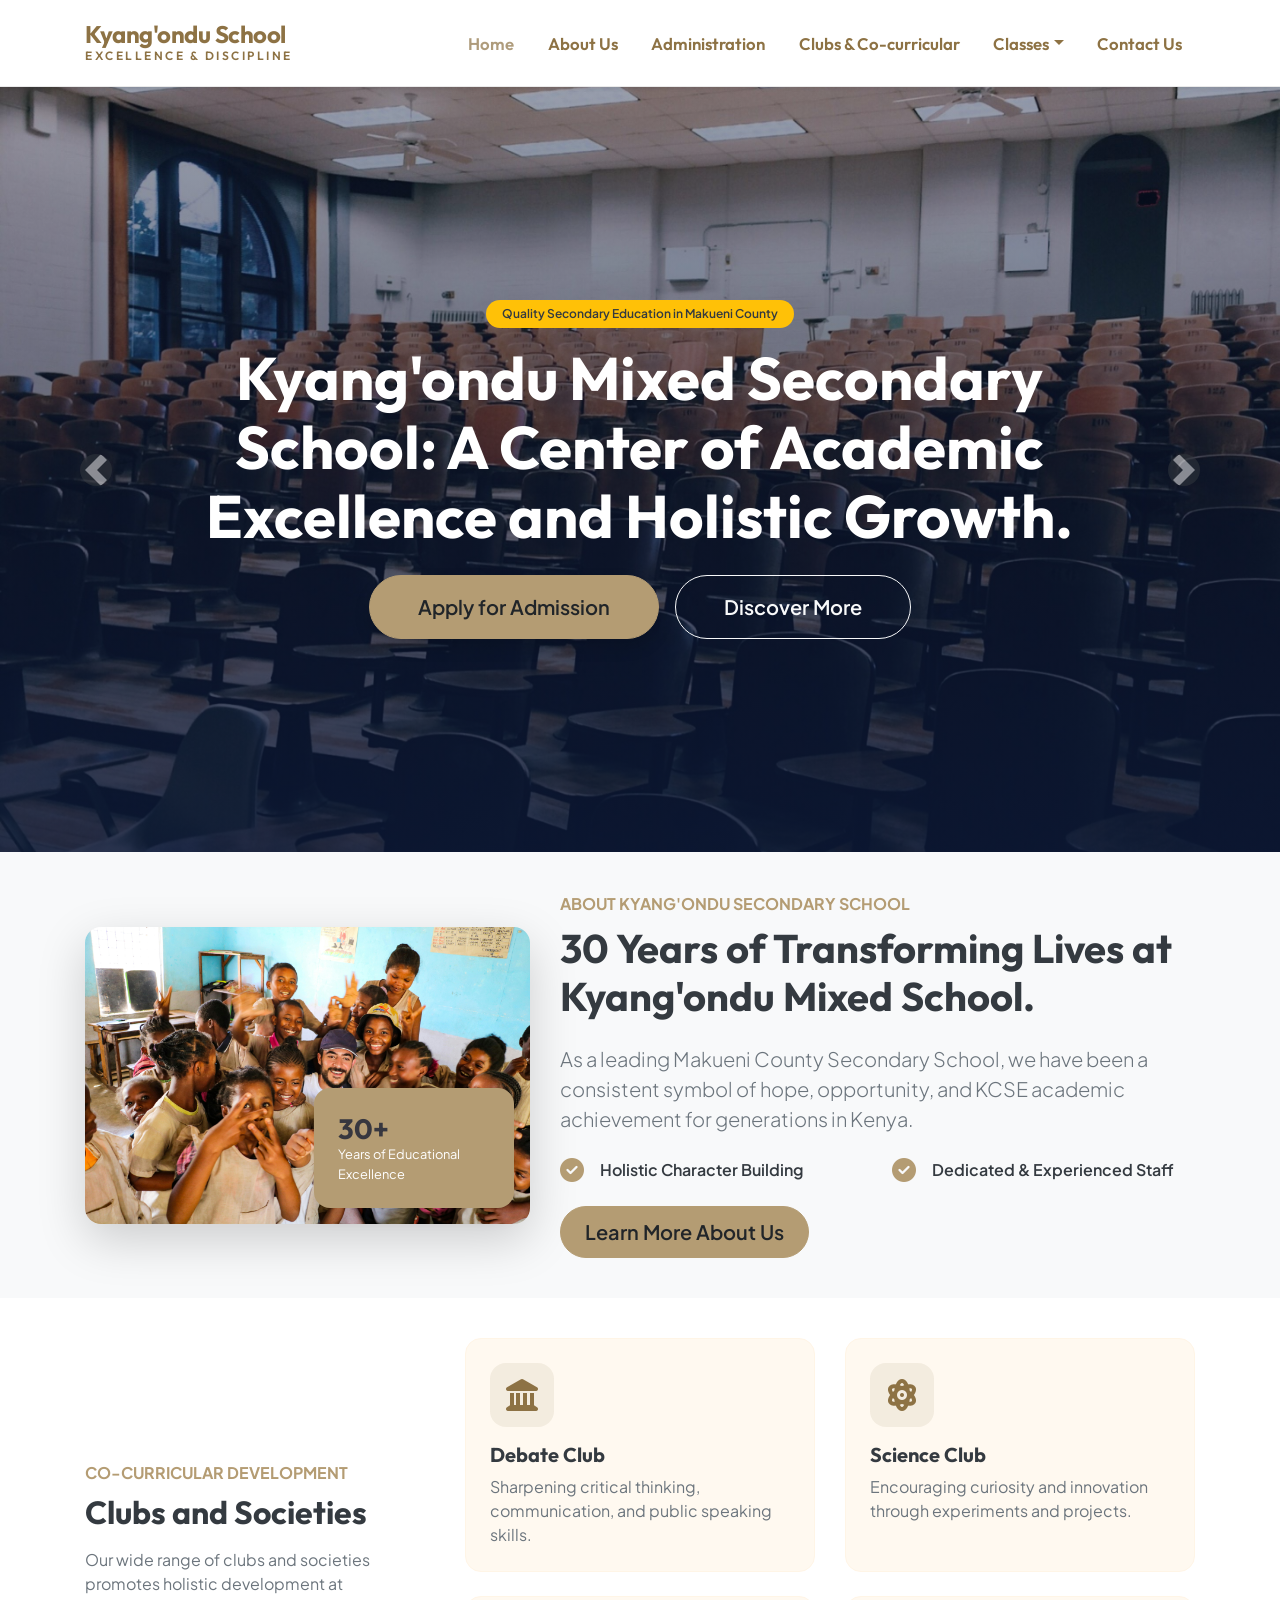
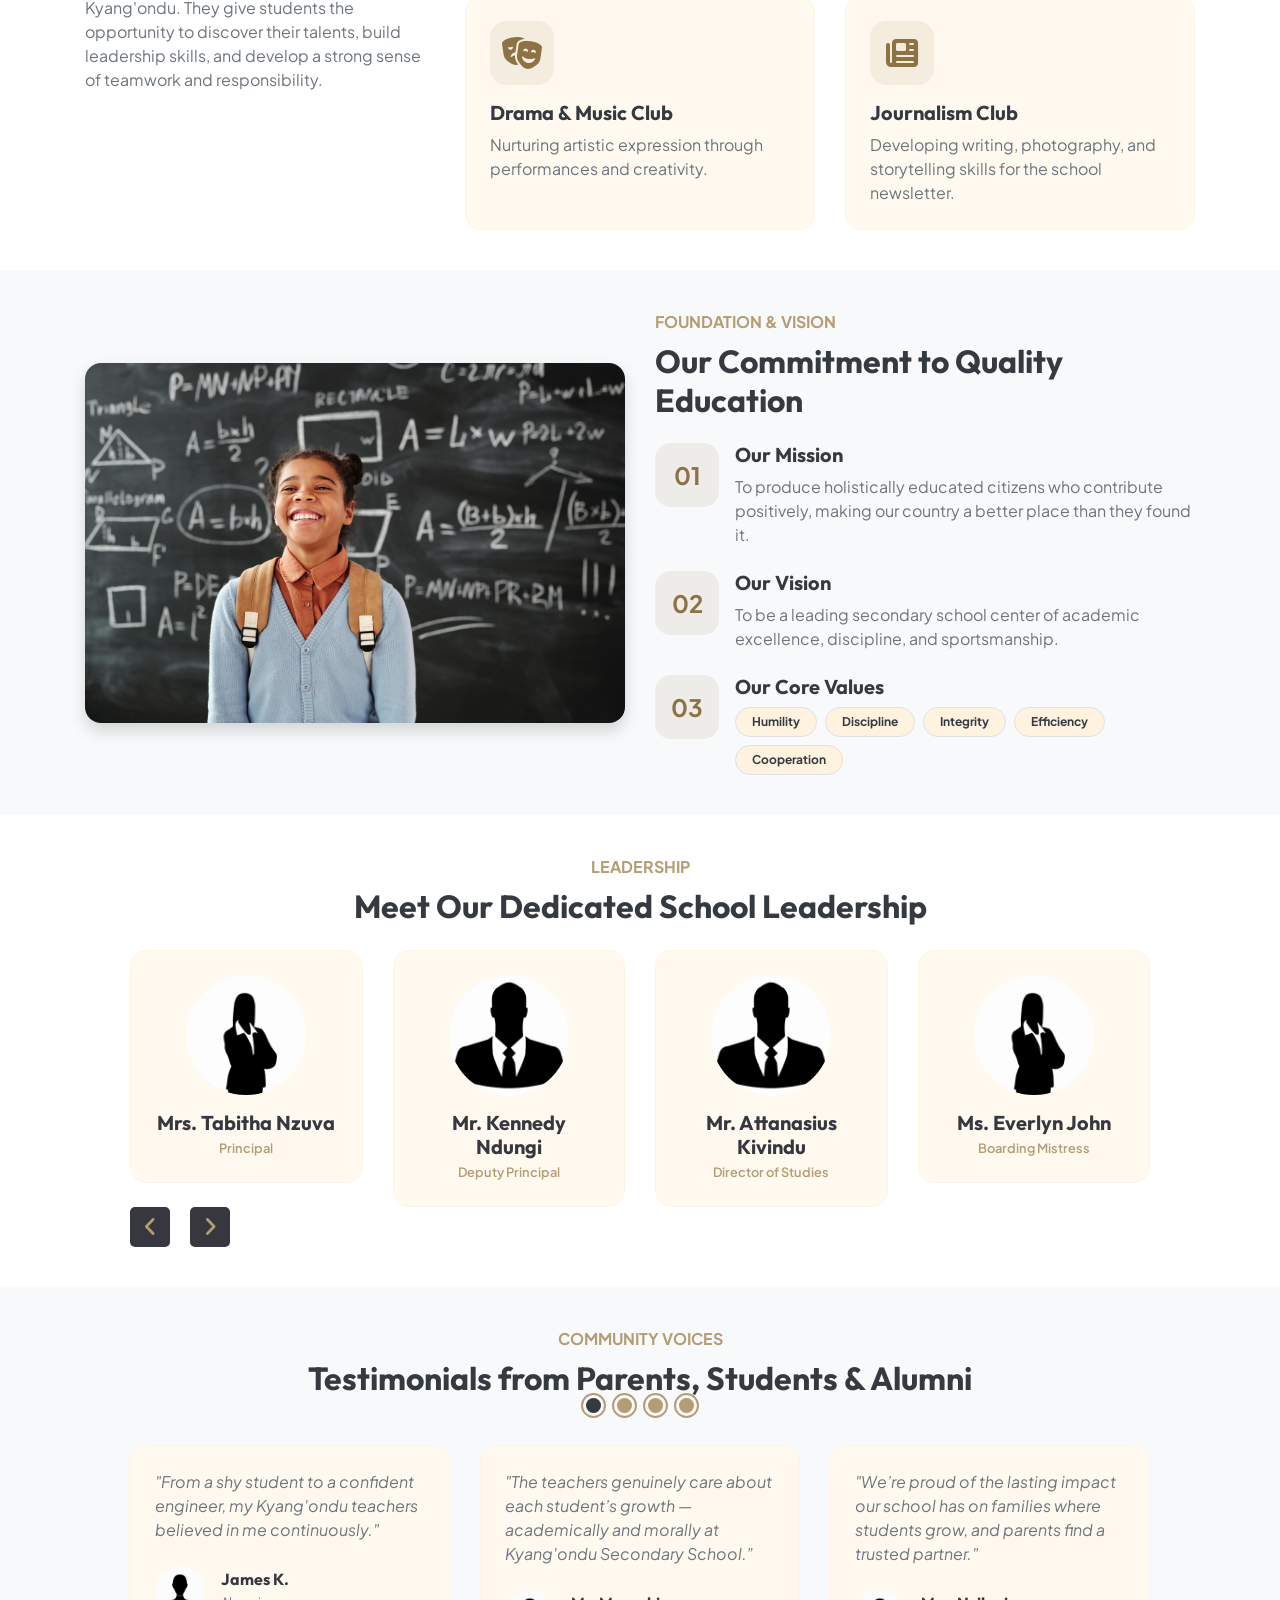
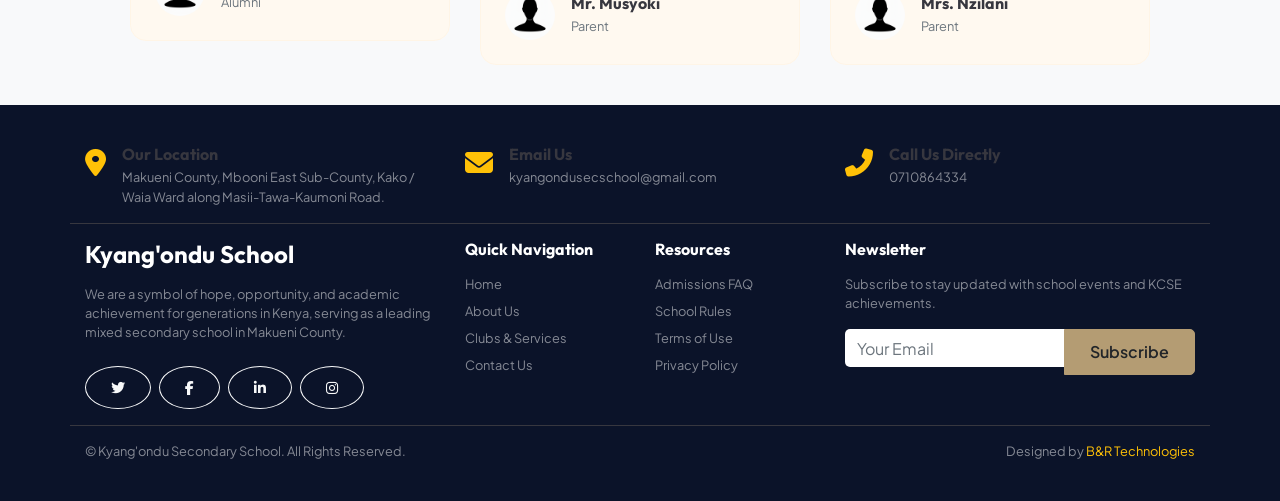
<file: index.html>
<!DOCTYPE html>
<html lang="en">

<head>
    <meta charset="utf-8">
    <title>Kyang'ondu Mixed Secondary School | Academic Excellence in Makueni County, Kenya</title>
    <meta content="width=device-width, initial-scale=1.0" name="viewport">
    <meta content="Kyang'ondu Mixed Secondary School, Makueni County High School, Mbooni East, KCSE Performance, Quality Education Kenya, Secondary School Admission" name="keywords">
    <meta content="Kyang'ondu Mixed Secondary School: A center of academic excellence and discipline in Mbooni East, Makueni County. Offering quality secondary education and holistic development. Learn about our admission process and staff." name="description">

    <!-- Favicon -->
    <link href="img/favicon.ico" rel="icon">

    <!-- Google Web Fonts -->
    <link rel="preconnect" href="https://fonts.googleapis.com">
    <link rel="preconnect" href="https://fonts.gstatic.com" crossorigin>
    <link href="https://fonts.googleapis.com/css2?family=Plus+Jakarta+Sans:wght@300;400;500;600;700;800&family=Outfit:wght@400;500;600;700&display=swap" rel="stylesheet"> 

    <!-- Font Awesome 6 -->
    <link href="https://cdnjs.cloudflare.com/ajax/libs/font-awesome/6.4.0/css/all.min.css" rel="stylesheet">

    <!-- Libraries Stylesheet -->
    <link href="lib/owlcarousel/assets/owl.carousel.min.css" rel="stylesheet">
    <link href="lib/tempusdominus/css/tempusdominus-bootstrap-4.min.css" rel="stylesheet" />

    <!-- Customized Bootstrap 5 Stylesheet -->
    <link href="https://cdn.jsdelivr.net/npm/bootstrap@5.3.2/dist/css/bootstrap.min.css" rel="stylesheet">
    <link href="css/style.css" rel="stylesheet">

    <style>
        :root {
            --bs-primary: #8d7244;
            --bs-secondary: #8d7244;
            --bs-accent: #ff9800;
            --bs-font-sans: 'Plus Jakarta Sans', sans-serif;
            --bs-font-heading: 'Outfit', sans-serif;
        }

        body {
            font-family: var(--bs-font-sans);
            color: #4a5568;
            overflow-x: hidden;
        }

        h1, h2, h3, h4, h5, h6, .navbar-brand {
            font-family: var(--bs-font-heading);
            font-weight: 700;
        }

        /* kyangondu-style Clean White Header */
        .kyangondu-header {
            background-color: #ffffff;
            border-bottom: 1px solid #eaeaea;
            padding-top: 1rem;
            padding-bottom: 1rem;
        }

        .kyangondu-brand-title {
            color: #8d7244;
            font-size: 1.5rem;
            letter-spacing: -0.5px;
            line-height: 1.1;
        }

        .kyangondu-brand-subtitle {
            font-size: 0.75rem;
            letter-spacing: 2.5px;
            color: #8d7244;
            text-transform: uppercase;
            font-weight: 600;
        }

        .kyangondu-nav .nav-link {
            font-family: var(--bs-font-heading);
            font-weight: 600;
            color: #8d7244 !important;
            font-size: 1.05rem;
            padding: 0.5rem 0.8rem !important;
            transition: opacity 0.2s;
        }

        .kyangondu-nav .nav-link:hover, 
        .kyangondu-nav .nav-link.active {
            opacity: 0.7;
        }

        /* Hero Carousel Modernization */
        .hero-carousel .carousel-item {
            height: 85vh;
            min-height: 550px;
        }
        .hero-overlay {
            background: linear-gradient(180deg, rgba(12, 25, 56, 0.4) 0%, rgba(12, 25, 56, 0.85) 100%);
        }
        .hero-title {
            font-size: clamp(2rem, 5vw, 3.75rem);
            line-height: 1.15;
        }

        /* Modern Feature Cards */
        .card-custom {
            border: 1px solid #fff5e6;
            background-color: #fff9f0;
            border-radius: 1rem;
            transition: transform 0.3s ease, box-shadow 0.3s ease;
        }
        .card-custom:hover {
            transform: translateY(-5px);
            box-shadow: 0 15px 30px rgba(141, 114, 68, 0.12);
        }

        .icon-square {
            width: 64px;
            height: 64px;
            border-radius: 1rem;
            display: inline-flex;
            align-items: center;
            justify-content: center;
            background: rgba(141, 114, 68, 0.1);
            color: var(--bs-primary);
        }

        /* Owl Carousel Arrow Navigation Position Fix */
        .carousel-wrapper {
            position: relative;
            padding: 0 45px;
        }

        .owl-carousel .owl-nav {
            position: static !important;
            margin-top: 0 !important;
        }

        .owl-carousel .owl-nav button.owl-prev,
        .owl-carousel .owl-nav button.owl-next {
            position: absolute !important;
            top: 50% !important;
            transform: translateY(-50%) !important;
            width: 44px !important;
            height: 44px !important;
            border-radius: 50% !important;
            background: #2b2b2b !important;
            color: #ffffff !important;
            display: flex !important;
            align-items: center !important;
            justify-content: center !important;
            transition: all 0.3s ease !important;
            box-shadow: 0 4px 10px rgba(0, 0, 0, 0.15) !important;
            z-index: 10 !important;
            font-size: 1.1rem !important;
        }

        .owl-carousel .owl-nav button.owl-prev {
            left: 0px !important;
        }

        .owl-carousel .owl-nav button.owl-next {
            right: 0px !important;
        }

        .owl-carousel .owl-nav button.owl-prev:hover,
        .owl-carousel .owl-nav button.owl-next:hover {
            background: var(--bs-primary) !important;
            color: #ffffff !important;
        }

        /* Footer Modernization */
        footer {
            background-color: #0b1329;
        }
        footer a {
            text-decoration: none;
            transition: opacity 0.2s;
        }
        footer a:hover {
            opacity: 0.8;
        }
    </style>
</head>

<body>
    <!-- kyangondu-Style Clean Header Start -->
    <header class="kyangondu-header sticky-top shadow-sm">
        <div class="container">
            <nav class="navbar navbar-expand-lg p-0 justify-content-between align-items-center">
                <!-- Brand / Logo Layout matching kyangondu -->
                <a href="index.html" class="navbar-brand d-flex flex-column m-0 text-decoration-none">
                    <span class="kyangondu-brand-title fw-bold">Kyang'ondu School</span>
                    <span class="kyangondu-brand-subtitle">Excellence & Discipline</span>
                </a>

                <button class="navbar-toggler border-0" type="button" data-bs-toggle="collapse" data-bs-target="#navbarCollapse" aria-controls="navbarCollapse" aria-expanded="false" aria-label="Toggle navigation">
                    <span class="navbar-toggler-icon"></span>
                </button>

                <!-- Right-aligned Menu Links -->
                <div class="collapse navbar-collapse justify-content-end" id="navbarCollapse">
                    <ul class="navbar-nav kyangondu-nav align-items-lg-center mb-2 mb-lg-0 gap-lg-2">
                        <li class="nav-item"><a href="index.html" class="nav-link active">Home</a></li>
                        <li class="nav-item"><a href="about.html" class="nav-link">About Us</a></li>
                        <li class="nav-item"><a href="team.html" class="nav-link">Administration</a></li>
                        <li class="nav-item"><a href="service.html" class="nav-link">Clubs & Co-curricular</a></li>
                        <li class="nav-item dropdown">
                            <a href="#" class="nav-link dropdown-toggle" id="classesDropdown" role="button" data-bs-toggle="dropdown" aria-expanded="false">Classes</a>
                            <ul class="dropdown-menu border-0 shadow-lg rounded-3" aria-labelledby="classesDropdown">
                                <li><a href="#" class="dropdown-item py-2">Form 1 Admission</a></li>
                                <li><a href="#" class="dropdown-item py-2">Form 2</a></li>
                                <li><a href="#" class="dropdown-item py-2">Form 3</a></li>
                                <li><a href="#" class="dropdown-item py-2">Form 4 (KCSE Class)</a></li>
                            </ul>
                        </li>
                        <li class="nav-item"><a href="contact.html" class="nav-link">Contact Us</a></li>
                    </ul>
                </div>
            </nav>
        </div>
    </header>
    <!-- Header End -->

    <!-- Modern Hero Section -->
    <div id="header-carousel" class="carousel slide carousel-fade hero-carousel" data-bs-ride="carousel">
        <div class="carousel-inner">
            <div class="carousel-item active position-relative">
                <img class="position-absolute w-100 h-100" src="img/hall.jpg" style="object-fit: cover;" alt="Students gathered in the Kyang'ondu Secondary School assembly hall">
                <div class="hero-overlay position-absolute w-100 h-100 top-0 start-0 d-flex align-items-center">
                    <div class="container text-center text-white py-5">
                        <div class="row justify-content-center">
                            <div class="col-lg-10">
                                <span class="badge bg-warning text-dark uppercase tracking-wider mb-3 px-3 py-2 rounded-pill fw-semibold">Quality Secondary Education in Makueni County</span>
                                <h1 class="hero-title fw-bold text-white mb-4">Kyang'ondu Mixed Secondary School: A Center of Academic Excellence and Holistic Growth.</h1>
                                <div class="d-flex justify-content-center gap-3">
                                    <a class="btn btn-primary btn-lg rounded-pill px-5 py-3 shadow" href="contact.html">Apply for Admission</a>
                                    <a class="btn btn-outline-light btn-lg rounded-pill px-5 py-3" href="about.html">Discover More</a>
                                </div>
                            </div>
                        </div>
                    </div>
                </div>
            </div>
            <div class="carousel-item position-relative">
                <img class="position-absolute w-100 h-100" src="img/class room.jpg" style="object-fit: cover;" alt="A bright and equipped classroom at Kyang'ondu Mixed Secondary School">
                <div class="hero-overlay position-absolute w-100 h-100 top-0 start-0 d-flex align-items-center">
                    <div class="container text-center text-white py-5">
                        <div class="row justify-content-center">
                            <div class="col-lg-10">
                                <span class="badge bg-warning text-dark uppercase tracking-wider mb-3 px-3 py-2 rounded-pill fw-semibold">Leading KCSE Performance & Student Transformation</span>
                                <h1 class="hero-title fw-bold text-white mb-4">Dedicated to Excellence, Service, and Academic Achievement in Kenya.</h1>
                                <div class="d-flex justify-content-center gap-3">
                                    <a class="btn btn-primary btn-lg rounded-pill px-5 py-3 shadow" href="contact.html">Get in Touch With Us</a>
                                </div>
                            </div>
                        </div>
                    </div>
                </div>
            </div>
        </div>
        <button class="carousel-control-prev" type="button" data-bs-target="#header-carousel" data-bs-slide="prev">
            <span class="carousel-control-prev-icon rounded-circle p-3 bg-dark bg-opacity-50" aria-hidden="true"></span>
            <span class="visually-hidden">Previous</span>
        </button>
        <button class="carousel-control-next" type="button" data-bs-target="#header-carousel" data-bs-slide="next">
            <span class="carousel-control-next-icon rounded-circle p-3 bg-dark bg-opacity-50" aria-hidden="true"></span>
            <span class="visually-hidden">Next</span>
        </button>
    </div>
    <!-- Carousel End -->

    <!-- About Section -->
    <section class="py-5 bg-light">
        <div class="container py-4">
            <div class="row align-items-center g-5">
                <div class="col-lg-5">
                    <div class="position-relative">
                        <img class="img-fluid rounded-4 shadow-lg w-100" src="img/background.jpg" alt="Entrance view of Kyang'ondu Mixed Secondary School campus">
                        <div class="position-absolute bottom-0 end-0 bg-primary text-white p-4 rounded-4 m-3 shadow d-none d-sm-block" style="max-width: 200px;">
                            <h3 class="fw-bold mb-0">30+</h3>
                            <p class="mb-0 small">Years of Educational Excellence</p>
                        </div>
                    </div>
                </div>
                <div class="col-lg-7">
                    <span class="text-primary fw-bold text-uppercase tracking-wider">About Kyang'ondu Secondary School</span>
                    <h2 class="display-6 fw-bold text-dark mt-2 mb-4">30 Years of Transforming Lives at Kyang'ondu Mixed School.</h2>
                    <p class="lead text-muted mb-4">As a leading Makueni County Secondary School, we have been a consistent symbol of hope, opportunity, and KCSE academic achievement for generations in Kenya.</p>
                    <div class="row g-3 mb-4">
                        <div class="col-sm-6">
                            <div class="d-flex align-items-center gap-3">
                                <i class="fa fa-check-circle text-primary fs-4"></i>
                                <span class="fw-semibold text-dark">Holistic Character Building</span>
                            </div>
                        </div>
                        <div class="col-sm-6">
                            <div class="d-flex align-items-center gap-3">
                                <i class="fa fa-check-circle text-primary fs-4"></i>
                                <span class="fw-semibold text-dark">Dedicated & Experienced Staff</span>
                            </div>
                        </div>
                    </div>
                    <a href="about.html" class="btn btn-primary btn-lg rounded-pill px-4">Learn More About Us</a>
                </div>
            </div>
        </div>
    </section>

    <!-- Services / Clubs Section -->
    <section class="py-5">
        <div class="container py-4">
            <div class="row g-4 align-items-center">
                <div class="col-lg-4">
                    <span class="text-primary fw-bold text-uppercase">Co-curricular Development</span>
                    <h2 class="fw-bold text-dark mt-2 mb-3">Clubs and Societies</h2>
                    <p class="text-muted">Our wide range of clubs and societies promotes holistic development at Kyang'ondu. They give students the opportunity to discover their talents, build leadership skills, and develop a strong sense of teamwork and responsibility.</p>
                </div>
                <div class="col-lg-8">
                    <div class="row g-4">
                        <div class="col-md-6">
                            <div class="card-custom p-4 h-100">
                                <div class="icon-square mb-3">
                                    <i class="fa fa-2x fa-landmark"></i>
                                </div>
                                <h5 class="fw-bold text-dark">Debate Club</h5>
                                <p class="text-muted mb-0">Sharpening critical thinking, communication, and public speaking skills.</p>
                            </div>
                        </div>
                        <div class="col-md-6">
                            <div class="card-custom p-4 h-100">
                                <div class="icon-square mb-3">
                                    <i class="fa fa-2x fa-atom"></i>
                                </div>
                                <h5 class="fw-bold text-dark">Science Club</h5>
                                <p class="text-muted mb-0">Encouraging curiosity and innovation through experiments and projects.</p>
                            </div>
                        </div>
                        <div class="col-md-6">
                            <div class="card-custom p-4 h-100">
                                <div class="icon-square mb-3">
                                    <i class="fa fa-2x fa-theater-masks"></i>
                                </div>
                                <h5 class="fw-bold text-dark">Drama & Music Club</h5>
                                <p class="text-muted mb-0">Nurturing artistic expression through performances and creativity.</p>
                            </div>
                        </div>
                        <div class="col-md-6">
                            <div class="card-custom p-4 h-100">
                                <div class="icon-square mb-3">
                                    <i class="fa fa-2x fa-newspaper"></i>
                                </div>
                                <h5 class="fw-bold text-dark">Journalism Club</h5>
                                <p class="text-muted mb-0">Developing writing, photography, and storytelling skills for the school newsletter.</p>
                            </div>
                        </div>
                    </div>
                </div>
            </div>
        </div>
    </section>

    <!-- Mission & Core Values Section -->
    <section class="py-5 bg-light">
        <div class="container py-4">
            <div class="row g-5 align-items-center">
                <div class="col-lg-6">
                    <div class="position-relative">
                        <img class="img-fluid rounded-4 shadow" src="img/classp.jpg" alt="Students participating in a group class discussion at Kyang'ondu School">
                    </div>
                </div>
                <div class="col-lg-6">
                    <span class="text-primary fw-bold text-uppercase">Foundation & Vision</span>
                    <h2 class="fw-bold text-dark mt-2 mb-4">Our Commitment to Quality Education</h2>
                    
                    <div class="d-flex gap-3 mb-4">
                        <div class="icon-square flex-shrink-0">
                            <span class="fw-bold fs-4">01</span>
                        </div>
                        <div>
                            <h5 class="fw-bold text-dark">Our Mission</h5>
                            <p class="text-muted mb-0">To produce holistically educated citizens who contribute positively, making our country a better place than they found it.</p>
                        </div>
                    </div>

                    <div class="d-flex gap-3 mb-4">
                        <div class="icon-square flex-shrink-0">
                            <span class="fw-bold fs-4">02</span>
                        </div>
                        <div>
                            <h5 class="fw-bold text-dark">Our Vision</h5>
                            <p class="text-muted mb-0">To be a leading secondary school center of academic excellence, discipline, and sportsmanship.</p>
                        </div>
                    </div>

                    <div class="d-flex gap-3">
                        <div class="icon-square flex-shrink-0">
                            <span class="fw-bold fs-4">03</span>
                        </div>
                        <div>
                            <h5 class="fw-bold text-dark">Our Core Values</h5>
                            <div class="d-flex flex-wrap gap-2 mt-2">
                                <span class="badge bg-white text-dark border px-3 py-2 rounded-pill">Humility</span>
                                <span class="badge bg-white text-dark border px-3 py-2 rounded-pill">Discipline</span>
                                <span class="badge bg-white text-dark border px-3 py-2 rounded-pill">Integrity</span>
                                <span class="badge bg-white text-dark border px-3 py-2 rounded-pill">Efficiency</span>
                                <span class="badge bg-white text-dark border px-3 py-2 rounded-pill">Cooperation</span>
                            </div>
                        </div>
                    </div>

                </div>
            </div>
        </div>
    </section>

    <!-- Staff Section -->
    <section class="py-5">
        <div class="container py-4">
            <div class="text-center mb-4">
                <span class="text-primary fw-bold text-uppercase">Leadership</span>
                <h2 class="fw-bold text-dark mt-2">Meet Our Dedicated School Leadership</h2>
            </div>
            
            <div class="carousel-wrapper">
                <div class="owl-carousel team-carousel">
                    <div class="card-custom text-center p-4 h-100">
                        <img class="img-fluid rounded-circle mx-auto mb-3" src="img/femaleicon.png" style="width: 120px; height: 120px; object-fit: cover;" alt="Principal of Kyang'ondu Secondary School, Mrs. Tabitha Nzuva">
                        <h5 class="fw-bold mb-1">Mrs. Tabitha Nzuva</h5>
                        <p class="text-primary fw-semibold small mb-0">Principal</p>
                    </div>
                    <div class="card-custom text-center p-4 h-100">
                        <img class="img-fluid rounded-circle mx-auto mb-3" src="img/maleicon.png" style="width: 120px; height: 120px; object-fit: cover;" alt="Deputy Principal of Kyang'ondu Secondary School, Mr. Kennedy Ndungi">
                        <h5 class="fw-bold mb-1">Mr. Kennedy Ndungi</h5>
                        <p class="text-primary fw-semibold small mb-0">Deputy Principal</p>
                    </div>
                    <div class="card-custom text-center p-4 h-100">
                        <img class="img-fluid rounded-circle mx-auto mb-3" src="img/maleicon.png" style="width: 120px; height: 120px; object-fit: cover;" alt="Director of Studies, Kyang'ondu Secondary School, Mr. Attanasius Kivindu">
                        <h5 class="fw-bold mb-1">Mr. Attanasius Kivindu</h5>
                        <p class="text-primary fw-semibold small mb-0">Director of Studies</p>
                    </div>
                    <div class="card-custom text-center p-4 h-100">
                        <img class="img-fluid rounded-circle mx-auto mb-3" src="img/femaleicon.png" style="width: 120px; height: 120px; object-fit: cover;" alt="Boarding Mistress, Kyang'ondu Secondary School, Ms. Everlyn John">
                        <h5 class="fw-bold mb-1">Ms. Everlyn John</h5>
                        <p class="text-primary fw-semibold small mb-0">Boarding Mistress</p>
                    </div>
                    <div class="card-custom text-center p-4 h-100">
                        <img class="img-fluid rounded-circle mx-auto mb-3" src="img/femaleicon.png" style="width: 120px; height: 120px; object-fit: cover;" alt="Senior Teacher, Kyang'ondu Secondary School, Mrs. Agnes Muthama">
                        <h5 class="fw-bold mb-1">Mrs. Agnes Muthama</h5>
                        <p class="text-primary fw-semibold small mb-0">Senior Teacher</p>
                    </div>
                    <div class="card-custom text-center p-4 h-100">
                        <img class="img-fluid rounded-circle mx-auto mb-3" src="img/maleicon.png" style="width: 120px; height: 120px; object-fit: cover;" alt="Board Chairman of Kyang'ondu Secondary School, Eng. James Mbuva">
                        <h5 class="fw-bold mb-1">Eng. James Mbuva</h5>
                        <p class="text-primary fw-semibold small mb-0">Board Chairman</p>
                    </div>
                    <div class="card-custom text-center p-4 h-100">
                        <img class="img-fluid rounded-circle mx-auto mb-3" src="img/maleicon.png" style="width: 120px; height: 120px; object-fit: cover;" alt="Chaplain of Kyang'ondu Secondary School, Rev. James Kilinda">
                        <h5 class="fw-bold mb-1">Rev. James Kilinda</h5>
                        <p class="text-primary fw-semibold small mb-0">Chaplain</p>
                    </div>
                </div>
            </div>
        </div>
    </section>

    <!-- Testimonials Section -->
    <section class="py-5 bg-light">
        <div class="container py-4">
            <div class="text-center mb-5">
                <span class="text-primary fw-bold text-uppercase">Community Voices</span>
                <h2 class="fw-bold text-dark mt-2">Testimonials from Parents, Students & Alumni</h2>
            </div>
            
            <div class="carousel-wrapper">
                <div class="owl-carousel testimonial-carousel">
                    <div class="card-custom p-4 h-100 d-flex flex-column justify-content-between">
                        <p class="text-muted fst-italic mb-4">"The teachers genuinely care about each student’s growth — academically and morally at Kyang'ondu Secondary School.”</p>
                        <div class="d-flex align-items-center gap-3">
                            <img class="img-fluid rounded-circle" src="img/unisexicon.png" style="width: 50px; height: 50px;" alt="Parent Testimonial Icon">
                            <div>
                                <h6 class="fw-bold mb-0">Mr. Musyoki</h6>
                                <small class="text-muted">Parent</small>
                            </div>
                        </div>
                    </div>
                    <div class="card-custom p-4 h-100 d-flex flex-column justify-content-between">
                        <p class="text-muted fst-italic mb-4">"We’re proud of the lasting impact our school has on families where students grow, and parents find a trusted partner."</p>
                        <div class="d-flex align-items-center gap-3">
                            <img class="img-fluid rounded-circle" src="img/unisexicon.png" style="width: 50px; height: 50px;" alt="Parent Testimonial Icon">
                            <div>
                                <h6 class="fw-bold mb-0">Mrs. Nzilani</h6>
                                <small class="text-muted">Parent</small>
                            </div>
                        </div>
                    </div>
                    <div class="card-custom p-4 h-100 d-flex flex-column justify-content-between">
                        <p class="text-muted fst-italic mb-4">"The school has helped me discover my talents and work hard toward my dreams. I love the supportive teachers!"</p>
                        <div class="d-flex align-items-center gap-3">
                            <img class="img-fluid rounded-circle" src="img/unisexicon.png" style="width: 50px; height: 50px;" alt="Student Testimonial Icon">
                            <div>
                                <h6 class="fw-bold mb-0">Mary N.</h6>
                                <small class="text-muted">Student</small>
                            </div>
                        </div>
                    </div>
                    <div class="card-custom p-4 h-100 d-flex flex-column justify-content-between">
                        <p class="text-muted fst-italic mb-4">"From a shy student to a confident engineer, my Kyang'ondu teachers believed in me continuously."</p>
                        <div class="d-flex align-items-center gap-3">
                            <img class="img-fluid rounded-circle" src="img/unisexicon.png" style="width: 50px; height: 50px;" alt="Alumni Testimonial Icon">
                            <div>
                                <h6 class="fw-bold mb-0">James K.</h6>
                                <small class="text-muted">Alumni</small>
                            </div>
                        </div>
                    </div>
                </div>
            </div>
        </div>
    </section>

    <!-- Footer -->
    <footer id="footer" class="text-white pt-5">
        <div class="container py-4">
            <div class="row g-4 pb-5 border-bottom border-secondary">
                <div class="col-lg-4">
                    <div class="d-flex align-items-start gap-3">
                        <i class="fa fa-map-marker-alt text-warning fs-3 mt-1"></i>
                        <div>
                            <h6 class="fw-bold mb-1">Our Location</h6>
                            <p class="small text-white-50 mb-0">Makueni County, Mbooni East Sub-County, Kako / Waia Ward along Masii-Tawa-Kaumoni Road.</p>
                        </div>
                    </div>
                </div>
                <div class="col-lg-4">
                    <div class="d-flex align-items-start gap-3">
                        <i class="fa fa-envelope text-warning fs-3 mt-1"></i>
                        <div>
                            <h6 class="fw-bold mb-1">Email Us</h6>
                            <p class="small text-white-50 mb-0">kyangondusecschool@gmail.com</p>
                        </div>
                    </div>
                </div>
                <div class="col-lg-4">
                    <div class="d-flex align-items-start gap-3">
                        <i class="fa fa-phone-alt text-warning fs-3 mt-1"></i>
                        <div>
                            <h6 class="fw-bold mb-1">Call Us Directly</h6>
                            <p class="small text-white-50 mb-0">0710864334</p>
                        </div>
                    </div>
                </div>
            </div>

            <div class="row g-4 py-5">
                <div class="col-lg-4 col-md-6">
                    <h4 class="fw-bold text-white mb-3">Kyang'ondu School</h4>
                    <p class="text-white-50 small mb-4">We are a symbol of hope, opportunity, and academic achievement for generations in Kenya, serving as a leading mixed secondary school in Makueni County.</p>
                    <div class="d-flex gap-2">
                        <a class="btn btn-outline-light btn-sm rounded-circle" href="#" aria-label="Twitter"><i class="fab fa-twitter"></i></a>
                        <a class="btn btn-outline-light btn-sm rounded-circle" href="#" aria-label="Facebook"><i class="fab fa-facebook-f"></i></a>
                        <a class="btn btn-outline-light btn-sm rounded-circle" href="#" aria-label="LinkedIn"><i class="fab fa-linkedin-in"></i></a>
                        <a class="btn btn-outline-light btn-sm rounded-circle" href="#" aria-label="Instagram"><i class="fab fa-instagram"></i></a>
                    </div>
                </div>
                <div class="col-lg-2 col-md-6">
                    <h6 class="fw-bold text-white mb-3">Quick Navigation</h6>
                    <ul class="list-unstyled text-white-50 small d-flex flex-column gap-2">
                        <li><a href="index.html" class="text-white-50">Home</a></li>
                        <li><a href="about.html" class="text-white-50">About Us</a></li>
                        <li><a href="service.html" class="text-white-50">Clubs & Services</a></li>
                        <li><a href="contact.html" class="text-white-50">Contact Us</a></li>
                    </ul>
                </div>
                <div class="col-lg-2 col-md-6">
                    <h6 class="fw-bold text-white mb-3">Resources</h6>
                    <ul class="list-unstyled text-white-50 small d-flex flex-column gap-2">
                        <li><a href="#" class="text-white-50">Admissions FAQ</a></li>
                        <li><a href="#" class="text-white-50">School Rules</a></li>
                        <li><a href="#" class="text-white-50">Terms of Use</a></li>
                        <li><a href="#" class="text-white-50">Privacy Policy</a></li>
                    </ul>
                </div>
                <div class="col-lg-4 col-md-6">
                    <h6 class="fw-bold text-white mb-3">Newsletter</h6>
                    <p class="text-white-50 small mb-3">Subscribe to stay updated with school events and KCSE achievements.</p>
                    <form class="input-group">
                        <input type="email" class="form-control border-0" placeholder="Your Email" aria-label="Your Email" required>
                        <button class="btn btn-primary" type="submit">Subscribe</button>
                    </form>
                </div>
            </div>

            <div class="row py-3 border-top border-secondary text-center text-md-between small text-white-50">
                <div class="col-md-6 text-md-start">
                    <p class="mb-0">&copy; Kyang'ondu Secondary School. All Rights Reserved.</p>
                </div>
                <div class="col-md-6 text-md-end mt-2 mt-md-0">
                    <p class="mb-0">Designed by <a class="text-warning text-decoration-none" href="https://www.brtechnologies.co.ke/" target="_blank">B&R Technologies</a></p>
                </div>
            </div>
        </div>
    </footer>

    <!-- JavaScript Libraries -->
    <script src="https://code.jquery.com/jquery-3.6.0.min.js"></script>
    <script src="https://cdn.jsdelivr.net/npm/bootstrap@5.3.2/dist/js/bootstrap.bundle.min.js"></script>
    <script src="lib/owlcarousel/owl.carousel.min.js"></script>
    <script src="lib/tempusdominus/js/moment.min.js"></script>
    <script src="lib/tempusdominus/js/moment-timezone.min.js"></script>
    <script src="lib/tempusdominus/js/tempusdominus-bootstrap-4.min.js"></script>

    <!-- Custom JS -->
    <script src="js/main.js"></script>
</body>

</html>
</file>
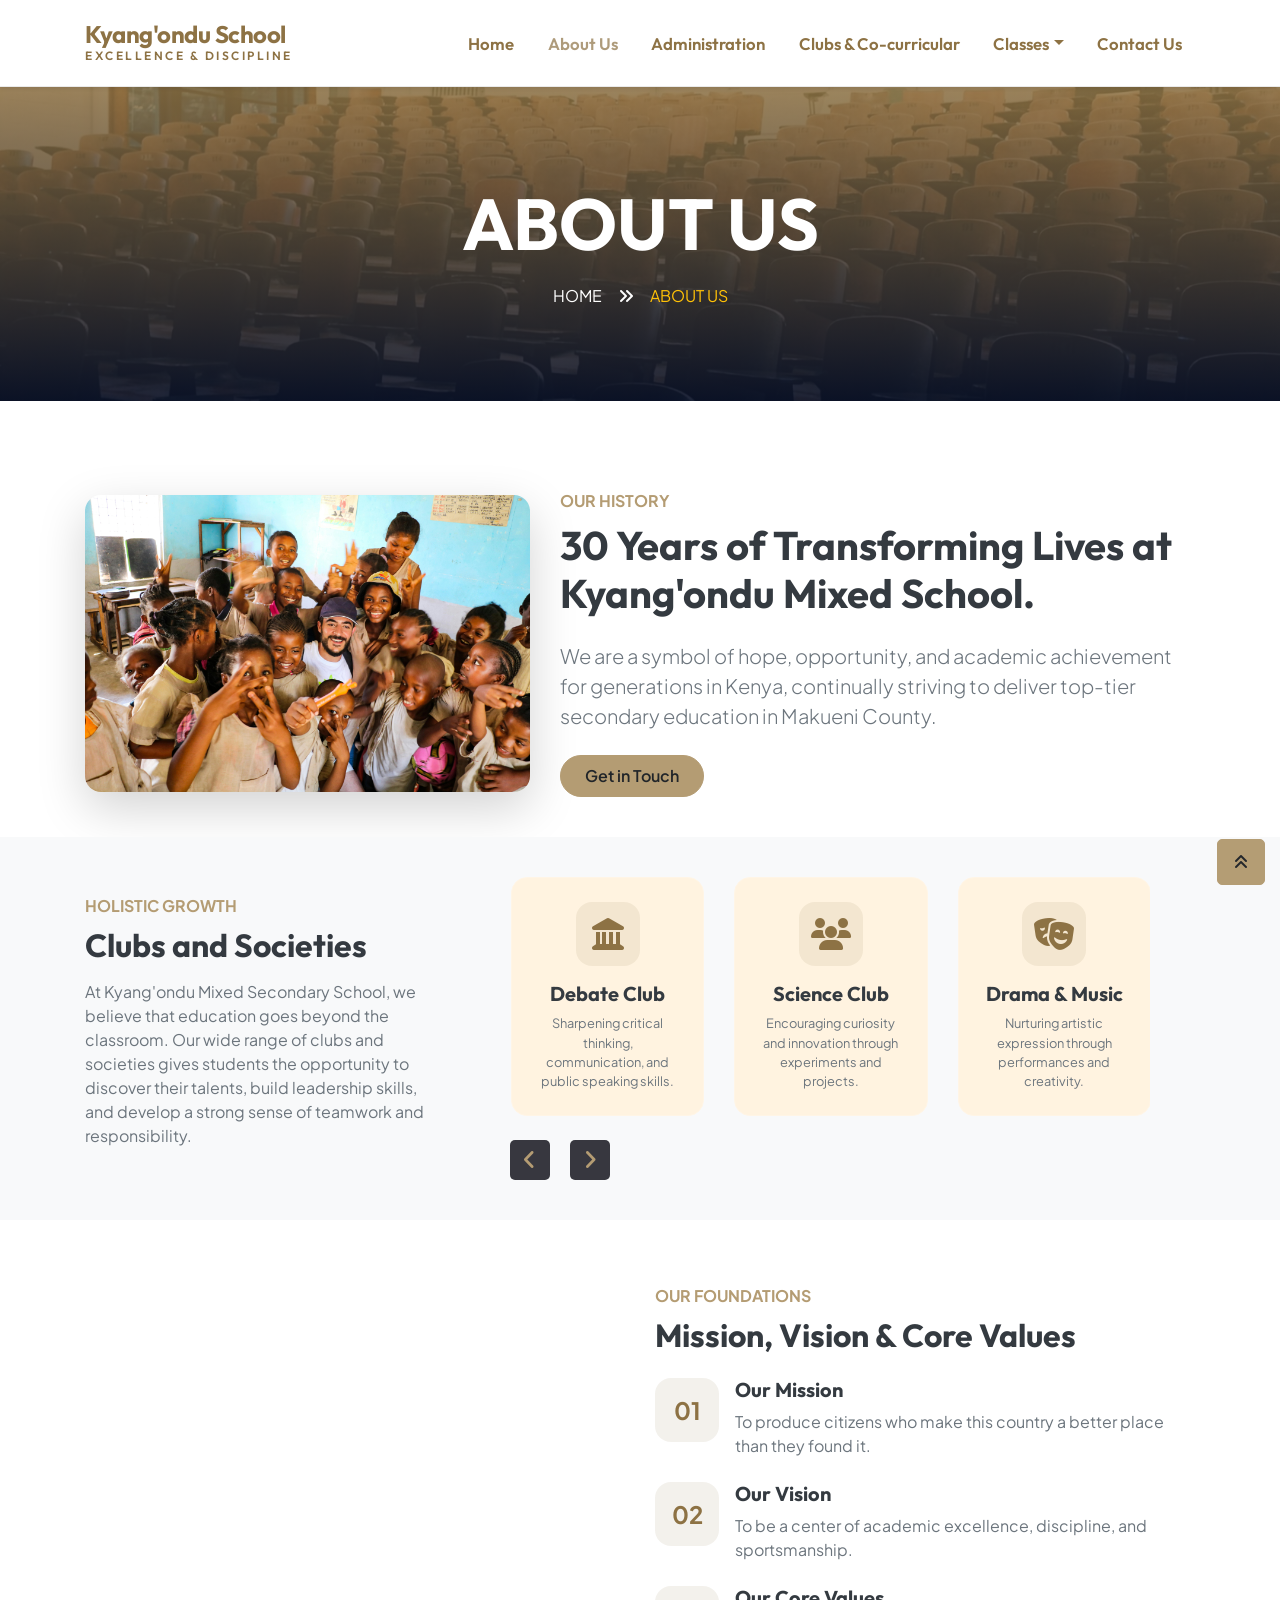
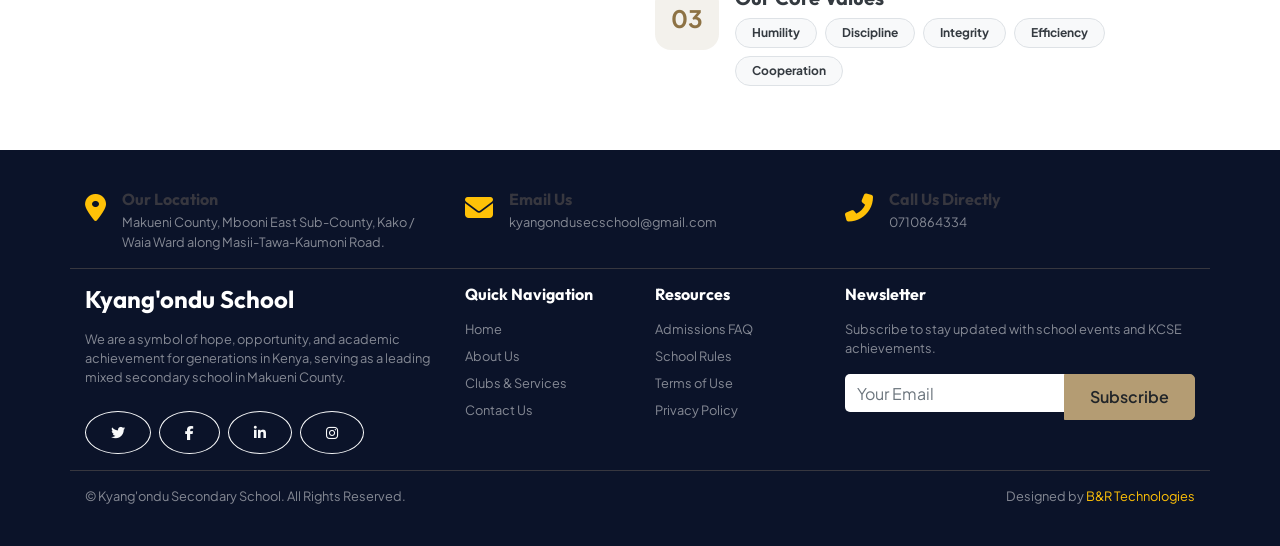
<file: about.html>
<!DOCTYPE html>
<html lang="en">

<head>
    <meta charset="utf-8">
    <title>About Us | Kyang'ondu Mixed Secondary School - Makueni County</title>
    <meta content="width=device-width, initial-scale=1.0" name="viewport">
    <meta content="Kyang'ondu Mixed Secondary School History, About Kyangondu School, Mbooni East Secondary Schools, Makueni County Education, School Mission and Vision" name="keywords">
    <meta content="Discover the 30-year history of Kyang'ondu Mixed Secondary School in Mbooni East, Makueni County. Learn about our mission, vision, core values, and student clubs fostering academic excellence." name="description">

    <!-- Favicon -->
    <link href="img/favicon.ico" rel="icon">

    <!-- Google Web Fonts -->
    <link rel="preconnect" href="https://fonts.googleapis.com">
    <link rel="preconnect" href="https://fonts.gstatic.com" crossorigin>
    <link href="https://fonts.googleapis.com/css2?family=Plus+Jakarta+Sans:wght@300;400;500;600;700;800&family=Outfit:wght@400;500;600;700&display=swap" rel="stylesheet"> 

    <!-- Font Awesome 6 -->
    <link href="https://cdnjs.cloudflare.com/ajax/libs/font-awesome/6.4.0/css/all.min.css" rel="stylesheet">

    <!-- Libraries Stylesheet -->
    <link href="lib/owlcarousel/assets/owl.carousel.min.css" rel="stylesheet">
    <link href="lib/tempusdominus/css/tempusdominus-bootstrap-4.min.css" rel="stylesheet" />

    <!-- Customized Bootstrap 5 Stylesheet -->
    <link href="https://cdn.jsdelivr.net/npm/bootstrap@5.3.2/dist/css/bootstrap.min.css" rel="stylesheet">
    <link href="css/style.css" rel="stylesheet">

    <style>
        :root {
            --bs-primary: #8d7244;
            --bs-secondary: #8d7244;
            --bs-accent: #ff9800;
            --bs-font-sans: 'Plus Jakarta Sans', sans-serif;
            --bs-font-heading: 'Outfit', sans-serif;
        }

        body {
            font-family: var(--bs-font-sans);
            color: #4a5568;
            overflow-x: hidden;
        }

        h1, h2, h3, h4, h5, h6, .navbar-brand {
            font-family: var(--bs-font-heading);
            font-weight: 700;
        }

        /* kyangondu-style Clean White Header */
        .kyangondu-header {
            background-color: #ffffff;
            border-bottom: 1px solid #eaeaea;
            padding-top: 1rem;
            padding-bottom: 1rem;
        }

        .kyangondu-brand-title {
            color: #8d7244;
            font-size: 1.5rem;
            letter-spacing: -0.5px;
            line-height: 1.1;
        }

        .kyangondu-brand-subtitle {
            font-size: 0.75rem;
            letter-spacing: 2.5px;
            color: #8d7244;
            text-transform: uppercase;
            font-weight: 600;
        }

        .kyangondu-nav .nav-link {
            font-family: var(--bs-font-heading);
            font-weight: 600;
            color: #8d7244 !important;
            font-size: 1.05rem;
            padding: 0.5rem 0.8rem !important;
            transition: opacity 0.2s;
        }

        .kyangondu-nav .nav-link:hover, 
        .kyangondu-nav .nav-link.active {
            opacity: 0.7;
        }

        /* Page Header Banner */
        .bg-page-header {
            background: linear-gradient(180deg, rgba(141, 114, 68, 0.85) 0%, rgba(11, 19, 41, 0.9) 100%), url('img/hall.jpg') center center no-repeat;
            background-size: cover;
        }

        /* Modern Feature Cards */
        .card-custom {
            border: 1px solid #fff5e6;
            background-color: #fff9f0;
            border-radius: 1rem;
            transition: transform 0.3s ease, box-shadow 0.3s ease;
        }
        .card-custom:hover {
            transform: translateY(-5px);
            box-shadow: 0 15px 30px rgba(141, 114, 68, 0.12);
        }

        .icon-square {
            width: 64px;
            height: 64px;
            border-radius: 1rem;
            display: inline-flex;
            align-items: center;
            justify-content: center;
            background: rgba(141, 114, 68, 0.1);
            color: var(--bs-primary);
        }

        /* Owl Carousel Arrow Navigation Position Fix */
        .carousel-wrapper {
            position: relative;
            padding: 0 45px;
        }

        .owl-carousel .owl-nav {
            position: static !important;
            margin-top: 0 !important;
        }

        .owl-carousel .owl-nav button.owl-prev,
        .owl-carousel .owl-nav button.owl-next {
            position: absolute !important;
            top: 50% !important;
            transform: translateY(-50%) !important;
            width: 44px !important;
            height: 44px !important;
            border-radius: 50% !important;
            background: #2b2b2b !important;
            color: #ffffff !important;
            display: flex !important;
            align-items: center !important;
            justify-content: center !important;
            transition: all 0.3s ease !important;
            box-shadow: 0 4px 10px rgba(0, 0, 0, 0.15) !important;
            z-index: 10 !important;
            font-size: 1.1rem !important;
        }

        .owl-carousel .owl-nav button.owl-prev {
            left: 0px !important;
        }

        .owl-carousel .owl-nav button.owl-next {
            right: 0px !important;
        }

        .owl-carousel .owl-nav button.owl-prev:hover,
        .owl-carousel .owl-nav button.owl-next:hover {
            background: var(--bs-primary) !important;
            color: #ffffff !important;
        }

        /* Footer Modernization */
        footer {
            background-color: #0b1329;
        }
        footer a {
            text-decoration: none;
            transition: opacity 0.2s;
        }
        footer a:hover {
            opacity: 0.8;
        }
    </style>
</head>

<body>
    <!-- kyangondu-Style Clean Header Start -->
    <header class="kyangondu-header sticky-top shadow-sm">
        <div class="container">
            <nav class="navbar navbar-expand-lg p-0 justify-content-between align-items-center">
                <a href="index.html" class="navbar-brand d-flex flex-column m-0 text-decoration-none">
                    <span class="kyangondu-brand-title fw-bold">Kyang'ondu School</span>
                    <span class="kyangondu-brand-subtitle">Excellence & Discipline</span>
                </a>

                <button class="navbar-toggler border-0" type="button" data-bs-toggle="collapse" data-bs-target="#navbarCollapse" aria-controls="navbarCollapse" aria-expanded="false" aria-label="Toggle navigation">
                    <span class="navbar-toggler-icon"></span>
                </button>

                <div class="collapse navbar-collapse justify-content-end" id="navbarCollapse">
                    <ul class="navbar-nav kyangondu-nav align-items-lg-center mb-2 mb-lg-0 gap-lg-2">
                        <li class="nav-item"><a href="index.html" class="nav-link">Home</a></li>
                        <li class="nav-item"><a href="about.html" class="nav-link active">About Us</a></li>
                        <li class="nav-item"><a href="team.html" class="nav-link">Administration</a></li>
                        <li class="nav-item"><a href="service.html" class="nav-link">Clubs & Co-curricular</a></li>
                        <li class="nav-item dropdown">
                            <a href="#" class="nav-link dropdown-toggle" id="classesDropdown" role="button" data-bs-toggle="dropdown" aria-expanded="false">Classes</a>
                            <ul class="dropdown-menu border-0 shadow-lg rounded-3" aria-labelledby="classesDropdown">
                                <li><a href="#" class="dropdown-item py-2">Form 1 Admission</a></li>
                                <li><a href="#" class="dropdown-item py-2">Form 2</a></li>
                                <li><a href="#" class="dropdown-item py-2">Form 3</a></li>
                                <li><a href="#" class="dropdown-item py-2">Form 4 (KCSE Class)</a></li>
                            </ul>
                        </li>
                        <li class="nav-item"><a href="contact.html" class="nav-link">Contact Us</a></li>
                    </ul>
                </div>
            </nav>
        </div>
    </header>
    <!-- Header End -->

    <!-- Page Header Start -->
    <div class="container-fluid bg-page-header py-5 mb-5">
        <div class="container py-5">
            <div class="d-flex flex-column align-items-center justify-content-center" style="min-height: 250px">
                <h1 class="display-3 text-white text-uppercase fw-bold">About Us</h1>
                <div class="d-inline-flex text-white mt-2">
                    <p class="m-0 text-uppercase"><a class="text-white text-decoration-none" href="index.html">Home</a></p>
                    <i class="fa fa-angle-double-right pt-1 px-3"></i>
                    <p class="m-0 text-uppercase text-warning">About Us</p>
                </div>
            </div>
        </div>
    </div>
    <!-- Page Header End -->

    <!-- About Start -->
    <section class="container-fluid py-5">
        <div class="container py-4">
            <div class="row align-items-center g-5">
                <div class="col-lg-5">
                    <img class="img-fluid rounded-4 shadow-lg w-100" src="img/background.jpg" alt="Entrance view of Kyang'ondu Mixed Secondary School campus">
                </div>
                <div class="col-lg-7">
                    <span class="text-primary fw-bold text-uppercase tracking-wider">Our History</span>
                    <h2 class="display-6 fw-bold text-dark mt-2 mb-4">30 Years of Transforming Lives at Kyang'ondu Mixed School.</h2>
                    <p class="lead text-muted mb-4">We are a symbol of hope, opportunity, and academic achievement for generations in Kenya, continually striving to deliver top-tier secondary education in Makueni County.</p>
                    <a href="contact.html" class="btn btn-primary rounded-pill px-4 py-2">Get in Touch</a>
                </div>
            </div>
        </div>
    </section>
    <!-- About End -->

    <!-- Services / Clubs Start -->
    <section class="container-fluid py-5 bg-light">
        <div class="container py-4">
            <div class="row g-4 align-items-center">
                <div class="col-lg-4">
                    <span class="text-primary fw-bold text-uppercase">Holistic Growth</span>
                    <h2 class="fw-bold text-dark mt-2 mb-3">Clubs and Societies</h2>
                    <p class="text-muted">At Kyang'ondu Mixed Secondary School, we believe that education goes beyond the classroom. Our wide range of clubs and societies gives students the opportunity to discover their talents, build leadership skills, and develop a strong sense of teamwork and responsibility.</p>
                </div>
                <div class="col-lg-8">
                    <div class="carousel-wrapper">
                        <div class="owl-carousel service-carousel position-relative">
                            <div class="card-custom p-4 text-center bg-white h-100">
                                <div class="icon-square mx-auto mb-3">
                                    <i class="fa fa-2x fa-landmark"></i>
                                </div>
                                <h5 class="fw-bold text-dark mb-2">Debate Club</h5>
                                <p class="text-muted small m-0">Sharpening critical thinking, communication, and public speaking skills.</p>
                            </div>
                            <div class="card-custom p-4 text-center bg-white h-100">
                                <div class="icon-square mx-auto mb-3">
                                    <i class="fa fa-2x fa-users"></i>
                                </div>
                                <h5 class="fw-bold text-dark mb-2">Science Club</h5>
                                <p class="text-muted small m-0">Encouraging curiosity and innovation through experiments and projects.</p>
                            </div>
                            <div class="card-custom p-4 text-center bg-white h-100">
                                <div class="icon-square mx-auto mb-3">
                                    <i class="fa fa-2x fa-theater-masks"></i>
                                </div>
                                <h5 class="fw-bold text-dark mb-2">Drama & Music</h5>
                                <p class="text-muted small m-0">Nurturing artistic expression through performances and creativity.</p>
                            </div>
                            <div class="card-custom p-4 text-center bg-white h-100">
                                <div class="icon-square mx-auto mb-3">
                                    <i class="fa fa-2x fa-newspaper"></i>
                                </div>
                                <h5 class="fw-bold text-dark mb-2">Journalism Club</h5>
                                <p class="text-muted small m-0">Developing writing, photography, and storytelling skills for the school newsletter.</p>
                            </div>
                        </div>
                    </div>
                </div>
            </div>
        </div>
    </section>
    <!-- Services End -->

    <!-- Features Start -->
    <section class="container-fluid py-5">
        <div class="container py-4">
            <div class="row align-items-center g-5">
                <div class="col-lg-6" style="min-height: 450px;">
                    <div class="position-relative h-100 rounded-4 overflow-hidden shadow">
                        <img class="position-absolute w-100 h-100" src="img/classp.jpg" style="object-fit: cover;" alt="Students participating in a group class discussion at Kyang'ondu School">
                    </div>
                </div>
                <div class="col-lg-6">
                    <span class="text-primary fw-bold text-uppercase">Our Foundations</span>
                    <h2 class="fw-bold text-dark mt-2 mb-4">Mission, Vision & Core Values</h2>
                    
                    <div class="d-flex gap-3 mb-4">
                        <div class="icon-square flex-shrink-0">
                            <span class="fw-bold fs-4">01</span>
                        </div>
                        <div>
                            <h5 class="fw-bold text-dark">Our Mission</h5>
                            <p class="text-muted mb-0">To produce citizens who make this country a better place than they found it.</p>
                        </div>
                    </div>

                    <div class="d-flex gap-3 mb-4">
                        <div class="icon-square flex-shrink-0">
                            <span class="fw-bold fs-4">02</span>
                        </div>
                        <div>
                            <h5 class="fw-bold text-dark">Our Vision</h5>
                            <p class="text-muted mb-0">To be a center of academic excellence, discipline, and sportsmanship.</p>
                        </div>
                    </div>

                    <div class="d-flex gap-3">
                        <div class="icon-square flex-shrink-0">
                            <span class="fw-bold fs-4">03</span>
                        </div>
                        <div>
                            <h5 class="fw-bold text-dark">Our Core Values</h5>
                            <div class="d-flex flex-wrap gap-2 mt-2">
                                <span class="badge bg-light text-dark border px-3 py-2 rounded-pill">Humility</span>
                                <span class="badge bg-light text-dark border px-3 py-2 rounded-pill">Discipline</span>
                                <span class="badge bg-light text-dark border px-3 py-2 rounded-pill">Integrity</span>
                                <span class="badge bg-light text-dark border px-3 py-2 rounded-pill">Efficiency</span>
                                <span class="badge bg-light text-dark border px-3 py-2 rounded-pill">Cooperation</span>
                            </div>
                        </div>
                    </div>
                </div>
            </div>
        </div>
    </section>
    <!-- Features End -->

    <!-- Footer Start -->
    <footer id="footer" class="text-white pt-5">
        <div class="container py-4">
            <div class="row g-4 pb-5 border-bottom border-secondary">
                <div class="col-lg-4">
                    <div class="d-flex align-items-start gap-3">
                        <i class="fa fa-map-marker-alt text-warning fs-3 mt-1"></i>
                        <div>
                            <h6 class="fw-bold mb-1">Our Location</h6>
                            <p class="small text-white-50 mb-0">Makueni County, Mbooni East Sub-County, Kako / Waia Ward along Masii-Tawa-Kaumoni Road.</p>
                        </div>
                    </div>
                </div>
                <div class="col-lg-4">
                    <div class="d-flex align-items-start gap-3">
                        <i class="fa fa-envelope text-warning fs-3 mt-1"></i>
                        <div>
                            <h6 class="fw-bold mb-1">Email Us</h6>
                            <p class="small text-white-50 mb-0">kyangondusecschool@gmail.com</p>
                        </div>
                    </div>
                </div>
                <div class="col-lg-4">
                    <div class="d-flex align-items-start gap-3">
                        <i class="fa fa-phone-alt text-warning fs-3 mt-1"></i>
                        <div>
                            <h6 class="fw-bold mb-1">Call Us Directly</h6>
                            <p class="small text-white-50 mb-0">0710864334</p>
                        </div>
                    </div>
                </div>
            </div>

            <div class="row g-4 py-5">
                <div class="col-lg-4 col-md-6">
                    <h4 class="fw-bold text-white mb-3">Kyang'ondu School</h4>
                    <p class="text-white-50 small mb-4">We are a symbol of hope, opportunity, and academic achievement for generations in Kenya, serving as a leading mixed secondary school in Makueni County.</p>
                    <div class="d-flex gap-2">
                        <a class="btn btn-outline-light btn-sm rounded-circle" href="#" aria-label="Twitter"><i class="fab fa-twitter"></i></a>
                        <a class="btn btn-outline-light btn-sm rounded-circle" href="#" aria-label="Facebook"><i class="fab fa-facebook-f"></i></a>
                        <a class="btn btn-outline-light btn-sm rounded-circle" href="#" aria-label="LinkedIn"><i class="fab fa-linkedin-in"></i></a>
                        <a class="btn btn-outline-light btn-sm rounded-circle" href="#" aria-label="Instagram"><i class="fab fa-instagram"></i></a>
                    </div>
                </div>
                <div class="col-lg-2 col-md-6">
                    <h6 class="fw-bold text-white mb-3">Quick Navigation</h6>
                    <ul class="list-unstyled text-white-50 small d-flex flex-column gap-2">
                        <li><a href="index.html" class="text-white-50">Home</a></li>
                        <li><a href="about.html" class="text-white-50">About Us</a></li>
                        <li><a href="service.html" class="text-white-50">Clubs & Services</a></li>
                        <li><a href="contact.html" class="text-white-50">Contact Us</a></li>
                    </ul>
                </div>
                <div class="col-lg-2 col-md-6">
                    <h6 class="fw-bold text-white mb-3">Resources</h6>
                    <ul class="list-unstyled text-white-50 small d-flex flex-column gap-2">
                        <li><a href="#" class="text-white-50">Admissions FAQ</a></li>
                        <li><a href="#" class="text-white-50">School Rules</a></li>
                        <li><a href="#" class="text-white-50">Terms of Use</a></li>
                        <li><a href="#" class="text-white-50">Privacy Policy</a></li>
                    </ul>
                </div>
                <div class="col-lg-4 col-md-6">
                    <h6 class="fw-bold text-white mb-3">Newsletter</h6>
                    <p class="text-white-50 small mb-3">Subscribe to stay updated with school events and KCSE achievements.</p>
                    <form class="input-group">
                        <input type="email" class="form-control border-0" placeholder="Your Email" aria-label="Your Email" required>
                        <button class="btn btn-primary" type="submit">Subscribe</button>
                    </form>
                </div>
            </div>

            <div class="row py-3 border-top border-secondary text-center text-md-between small text-white-50">
                <div class="col-md-6 text-md-start">
                    <p class="mb-0">&copy; Kyang'ondu Secondary School. All Rights Reserved.</p>
                </div>
                <div class="col-md-6 text-md-end mt-2 mt-md-0">
                    <p class="mb-0">Designed by <a class="text-warning text-decoration-none" href="https://www.brtechnologies.co.ke/" target="_blank">B&R Technologies</a></p>
                </div>
            </div>
        </div>
    </footer>
    <!-- Footer End -->

    <!-- Back to Top -->
    <a href="#" class="btn btn-primary px-3 back-to-top"><i class="fa fa-angle-double-up"></i></a>

    <!-- JavaScript Libraries -->
    <script src="https://code.jquery.com/jquery-3.6.0.min.js"></script>
    <script src="https://cdn.jsdelivr.net/npm/bootstrap@5.3.2/dist/js/bootstrap.bundle.min.js"></script>
    <script src="lib/owlcarousel/owl.carousel.min.js"></script>
    <script src="lib/tempusdominus/js/moment.min.js"></script>
    <script src="lib/tempusdominus/js/moment-timezone.min.js"></script>
    <script src="lib/tempusdominus/js/tempusdominus-bootstrap-4.min.js"></script>

    <!-- Template Javascript -->
    <script src="js/main.js"></script>
</body>

</html>
</file>
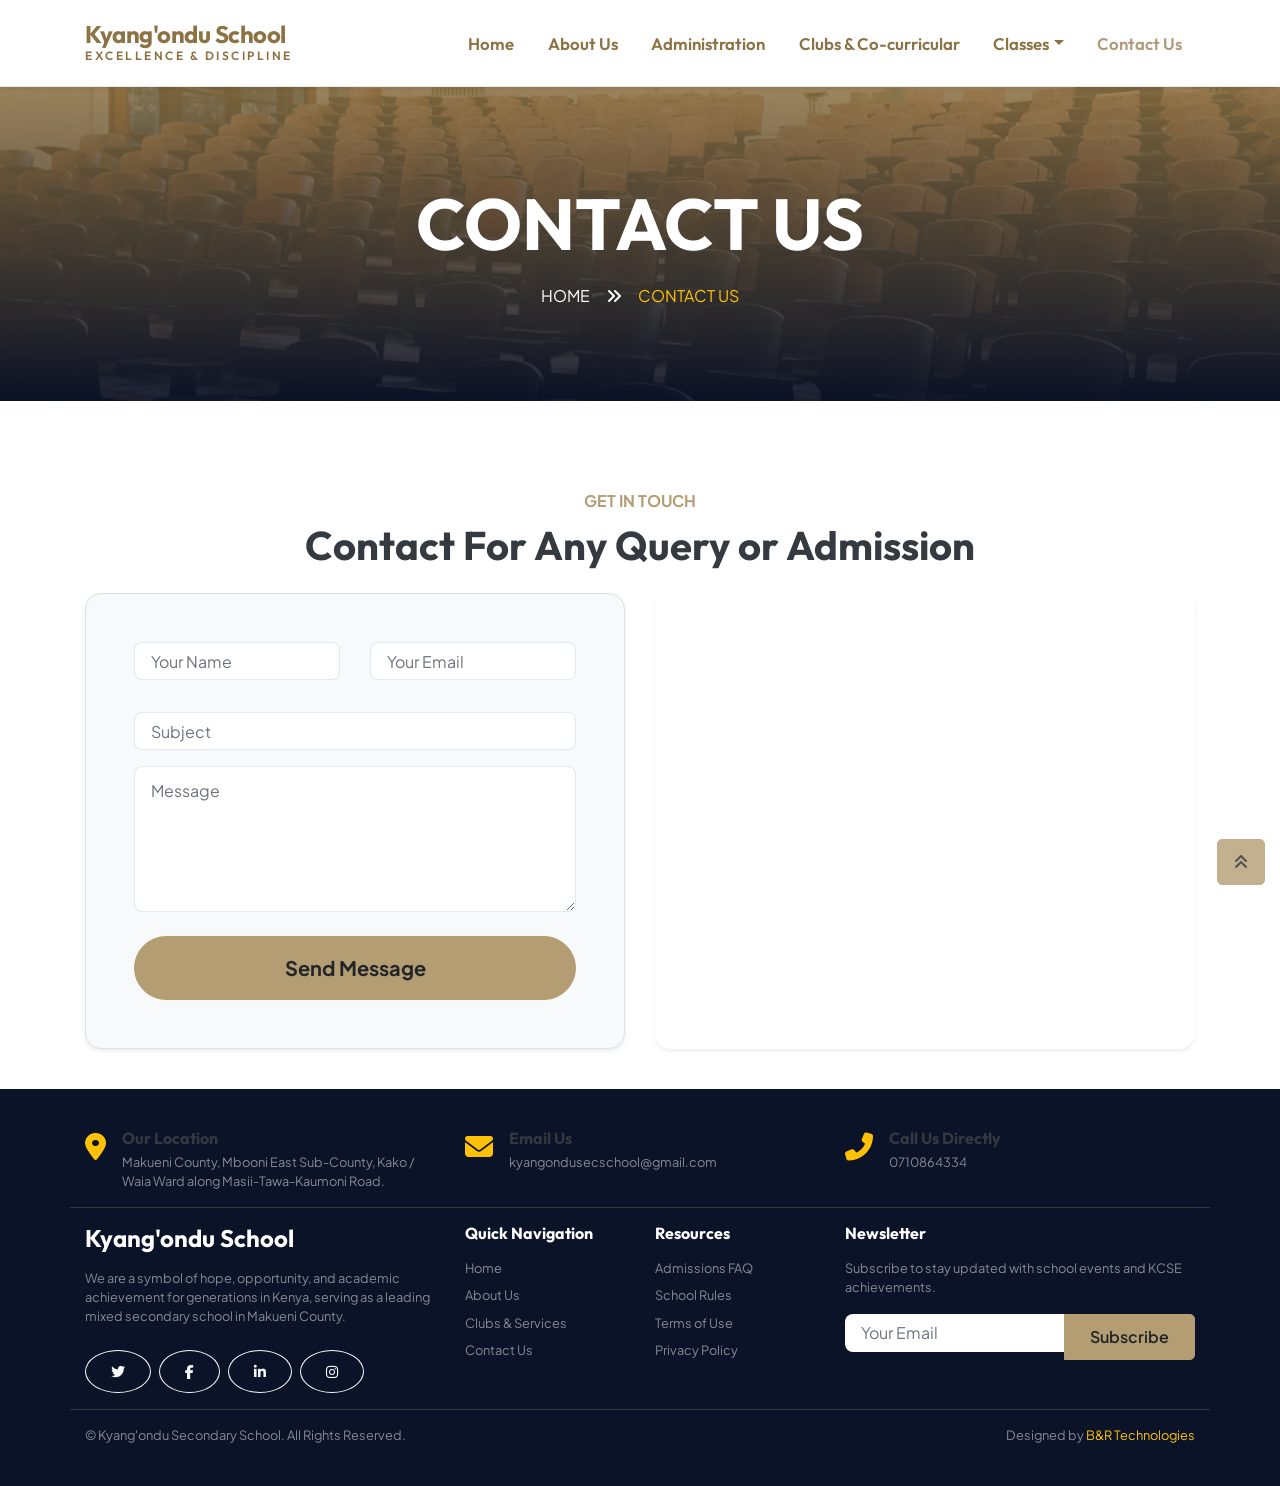
<file: contact.html>
<!DOCTYPE html>
<html lang="en">

<head>
    <meta charset="utf-8">
    <title>Contact Us | Kyang'ondu Mixed Secondary School - Makueni County</title>
    <meta content="width=device-width, initial-scale=1.0" name="viewport">
    <meta content="Kyang'ondu Mixed Secondary School Contact, Mbooni East High School Location, Admissions Enquiry, Makueni County Schools Contact Info" name="keywords">
    <meta content="Get in touch with Kyang'ondu Mixed Secondary School in Mbooni East, Makueni County. Contact us for admissions, school tours, teacher appointments, and general enquiries." name="description">

    <!-- Favicon -->
    <link href="img/favicon.ico" rel="icon">

    <!-- Google Web Fonts -->
    <link rel="preconnect" href="https://fonts.googleapis.com">
    <link rel="preconnect" href="https://fonts.gstatic.com" crossorigin>
    <link href="https://fonts.googleapis.com/css2?family=Plus+Jakarta+Sans:wght@300;400;500;600;700;800&family=Outfit:wght@400;500;600;700&display=swap" rel="stylesheet"> 

    <!-- Font Awesome 6 -->
    <link href="https://cdnjs.cloudflare.com/ajax/libs/font-awesome/6.4.0/css/all.min.css" rel="stylesheet">

    <!-- Libraries Stylesheet -->
    <link href="lib/owlcarousel/assets/owl.carousel.min.css" rel="stylesheet">
    <link href="lib/tempusdominus/css/tempusdominus-bootstrap-4.min.css" rel="stylesheet" />

    <!-- Customized Bootstrap 5 Stylesheet -->
    <link href="https://cdn.jsdelivr.net/npm/bootstrap@5.3.2/dist/css/bootstrap.min.css" rel="stylesheet">
    <link href="css/style.css" rel="stylesheet">

    <style>
        :root {
            --bs-primary: #8d7244;
            --bs-secondary: #8d7244;
            --bs-accent: #ff9800;
            --bs-font-sans: 'Plus Jakarta Sans', sans-serif;
            --bs-font-heading: 'Outfit', sans-serif;
        }

        body {
            font-family: var(--bs-font-sans);
            color: #4a5568;
            overflow-x: hidden;
        }

        h1, h2, h3, h4, h5, h6, .navbar-brand {
            font-family: var(--bs-font-heading);
            font-weight: 700;
        }

        /* kyangondu-style Clean White Header */
        .kyangondu-header {
            background-color: #ffffff;
            border-bottom: 1px solid #eaeaea;
            padding-top: 1rem;
            padding-bottom: 1rem;
        }

        .kyangondu-brand-title {
            color: #8d7244;
            font-size: 1.5rem;
            letter-spacing: -0.5px;
            line-height: 1.1;
        }

        .kyangondu-brand-subtitle {
            font-size: 0.75rem;
            letter-spacing: 2.5px;
            color: #8d7244;
            text-transform: uppercase;
            font-weight: 600;
        }

        .kyangondu-nav .nav-link {
            font-family: var(--bs-font-heading);
            font-weight: 600;
            color: #8d7244 !important;
            font-size: 1.05rem;
            padding: 0.5rem 0.8rem !important;
            transition: opacity 0.2s;
        }

        .kyangondu-nav .nav-link:hover, 
        .kyangondu-nav .nav-link.active {
            opacity: 0.7;
        }

        /* Page Header Banner */
        .bg-page-header {
            background: linear-gradient(180deg, rgba(141, 114, 68, 0.85) 0%, rgba(11, 19, 41, 0.9) 100%), url('img/hall.jpg') center center no-repeat;
            background-size: cover;
        }

        /* Form Controls */
        .form-control, .form-select {
            border-radius: 0.5rem;
            border: 1px solid #e2e8f0;
            padding: 0.75rem 1rem;
        }
        .form-control:focus, .form-select:focus {
            border-color: var(--bs-primary);
            box-shadow: 0 0 0 3px rgba(141, 114, 68, 0.15);
        }

        /* Footer Modernization */
        footer {
            background-color: #0b1329;
        }
        footer a {
            text-decoration: none;
            transition: opacity 0.2s;
        }
        footer a:hover {
            opacity: 0.8;
        }
    </style>
</head>

<body>
    <!-- kyangondu-Style Clean Header Start -->
    <header class="kyangondu-header sticky-top shadow-sm">
        <div class="container">
            <nav class="navbar navbar-expand-lg p-0 justify-content-between align-items-center">
                <a href="index.html" class="navbar-brand d-flex flex-column m-0 text-decoration-none">
                    <span class="kyangondu-brand-title fw-bold">Kyang'ondu School</span>
                    <span class="kyangondu-brand-subtitle">Excellence & Discipline</span>
                </a>

                <button class="navbar-toggler border-0" type="button" data-bs-toggle="collapse" data-bs-target="#navbarCollapse" aria-controls="navbarCollapse" aria-expanded="false" aria-label="Toggle navigation">
                    <span class="navbar-toggler-icon"></span>
                </button>

                <div class="collapse navbar-collapse justify-content-end" id="navbarCollapse">
                    <ul class="navbar-nav kyangondu-nav align-items-lg-center mb-2 mb-lg-0 gap-lg-2">
                        <li class="nav-item"><a href="index.html" class="nav-link">Home</a></li>
                        <li class="nav-item"><a href="about.html" class="nav-link">About Us</a></li>
                        <li class="nav-item"><a href="team.html" class="nav-link">Administration</a></li>
                        <li class="nav-item"><a href="service.html" class="nav-link">Clubs & Co-curricular</a></li>
                        <li class="nav-item dropdown">
                            <a href="#" class="nav-link dropdown-toggle" id="classesDropdown" role="button" data-bs-toggle="dropdown" aria-expanded="false">Classes</a>
                            <ul class="dropdown-menu border-0 shadow-lg rounded-3" aria-labelledby="classesDropdown">
                                <li><a href="#" class="dropdown-item py-2">Form 1 Admission</a></li>
                                <li><a href="#" class="dropdown-item py-2">Form 2</a></li>
                                <li><a href="#" class="dropdown-item py-2">Form 3</a></li>
                                <li><a href="#" class="dropdown-item py-2">Form 4 (KCSE Class)</a></li>
                            </ul>
                        </li>
                        <li class="nav-item"><a href="contact.html" class="nav-link active">Contact Us</a></li>
                    </ul>
                </div>
            </nav>
        </div>
    </header>
    <!-- Header End -->

    <!-- Page Header Start -->
    <div class="container-fluid bg-page-header py-5 mb-5">
        <div class="container py-5">
            <div class="d-flex flex-column align-items-center justify-content-center" style="min-height: 250px">
                <h1 class="display-3 text-white text-uppercase fw-bold">Contact Us</h1>
                <div class="d-inline-flex text-white mt-2">
                    <p class="m-0 text-uppercase"><a class="text-white text-decoration-none" href="index.html">Home</a></p>
                    <i class="fa fa-angle-double-right pt-1 px-3"></i>
                    <p class="m-0 text-uppercase text-warning">Contact Us</p>
                </div>
            </div>
        </div>
    </div>
    <!-- Page Header End -->

    <!-- Contact Start -->
    <section class="container-fluid py-5">
        <div class="container py-4">
            <div class="text-center pb-5">
                <span class="text-primary fw-bold text-uppercase">Get in Touch</span>
                <h2 class="display-6 fw-bold text-dark mt-2">Contact For Any Query or Admission</h2>
            </div>
            <div class="row g-5">
                <div class="col-lg-6">
                    <div class="bg-light p-4 p-md-5 rounded-4 shadow-sm border">
                        <div id="success"></div>
                        <form name="sentMessage" id="contactForm" novalidate="novalidate">
                            <div class="row g-3">
                                <div class="col-sm-6 control-group">
                                    <input type="text" class="form-control" id="name" placeholder="Your Name" required="required" data-validation-required-message="Please enter your name" />
                                    <p class="help-block text-danger small mt-1"></p>
                                </div>
                                <div class="col-sm-6 control-group">
                                    <input type="email" class="form-control" id="email" placeholder="Your Email" required="required" data-validation-required-message="Please enter your email" />
                                    <p class="help-block text-danger small mt-1"></p>
                                </div>
                            </div>
                            <div class="control-group mt-3">
                                <input type="text" class="form-control" id="subject" placeholder="Subject" required="required" data-validation-required-message="Please enter a subject" />
                                <p class="help-block text-danger small mt-1"></p>
                            </div>
                            <div class="control-group mt-3">
                                <textarea class="form-control" rows="5" id="message" placeholder="Message" required="required" data-validation-required-message="Please enter your message"></textarea>
                                <p class="help-block text-danger small mt-1"></p>
                            </div>
                            <div class="mt-4">
                                <button class="btn btn-primary btn-lg w-100 rounded-pill py-3 fw-bold" type="submit" id="sendMessageButton">Send Message</button>
                            </div>
                        </form>
                    </div>
                </div>
                <div class="col-lg-6">
                    <div class="position-relative h-100 rounded-4 overflow-hidden shadow-sm min-h-350">
                        <iframe style="width: 100%; height: 100%; min-height: 400px; border:0;"
                        src="https://www.google.com/maps/embed?pb=!1m18!1m12!1m3!1d15952.992568604248!2d37.5849688!3d-1.6040576!2m3!1f0!2f0!3f0!3m2!1i1024!2i768!4f13.1!3m3!1m2!1s0x18256d736309c13d%3A0x12d6760935edf920!2sKyang'ondu%20Mixed%20Secondary%20School!5e0!3m2!1sen!2ske!4v1697800000000!5m2!1sen!2ske"
                        allowfullscreen="" aria-hidden="false" tabindex="0"></iframe>
                    </div>
                </div>
            </div>
        </div>
    </section>
    <!-- Contact End -->

    <!-- Footer Start -->
    <footer id="footer" class="text-white pt-5">
        <div class="container py-4">
            <div class="row g-4 pb-5 border-bottom border-secondary">
                <div class="col-lg-4">
                    <div class="d-flex align-items-start gap-3">
                        <i class="fa fa-map-marker-alt text-warning fs-3 mt-1"></i>
                        <div>
                            <h6 class="fw-bold mb-1">Our Location</h6>
                            <p class="small text-white-50 mb-0">Makueni County, Mbooni East Sub-County, Kako / Waia Ward along Masii-Tawa-Kaumoni Road.</p>
                        </div>
                    </div>
                </div>
                <div class="col-lg-4">
                    <div class="d-flex align-items-start gap-3">
                        <i class="fa fa-envelope text-warning fs-3 mt-1"></i>
                        <div>
                            <h6 class="fw-bold mb-1">Email Us</h6>
                            <p class="small text-white-50 mb-0">kyangondusecschool@gmail.com</p>
                        </div>
                    </div>
                </div>
                <div class="col-lg-4">
                    <div class="d-flex align-items-start gap-3">
                        <i class="fa fa-phone-alt text-warning fs-3 mt-1"></i>
                        <div>
                            <h6 class="fw-bold mb-1">Call Us Directly</h6>
                            <p class="small text-white-50 mb-0">0710864334</p>
                        </div>
                    </div>
                </div>
            </div>

            <div class="row g-4 py-5">
                <div class="col-lg-4 col-md-6">
                    <h4 class="fw-bold text-white mb-3">Kyang'ondu School</h4>
                    <p class="text-white-50 small mb-4">We are a symbol of hope, opportunity, and academic achievement for generations in Kenya, serving as a leading mixed secondary school in Makueni County.</p>
                    <div class="d-flex gap-2">
                        <a class="btn btn-outline-light btn-sm rounded-circle" href="#" aria-label="Twitter"><i class="fab fa-twitter"></i></a>
                        <a class="btn btn-outline-light btn-sm rounded-circle" href="#" aria-label="Facebook"><i class="fab fa-facebook-f"></i></a>
                        <a class="btn btn-outline-light btn-sm rounded-circle" href="#" aria-label="LinkedIn"><i class="fab fa-linkedin-in"></i></a>
                        <a class="btn btn-outline-light btn-sm rounded-circle" href="#" aria-label="Instagram"><i class="fab fa-instagram"></i></a>
                    </div>
                </div>
                <div class="col-lg-2 col-md-6">
                    <h6 class="fw-bold text-white mb-3">Quick Navigation</h6>
                    <ul class="list-unstyled text-white-50 small d-flex flex-column gap-2">
                        <li><a href="index.html" class="text-white-50">Home</a></li>
                        <li><a href="about.html" class="text-white-50">About Us</a></li>
                        <li><a href="service.html" class="text-white-50">Clubs & Services</a></li>
                        <li><a href="contact.html" class="text-white-50">Contact Us</a></li>
                    </ul>
                </div>
                <div class="col-lg-2 col-md-6">
                    <h6 class="fw-bold text-white mb-3">Resources</h6>
                    <ul class="list-unstyled text-white-50 small d-flex flex-column gap-2">
                        <li><a href="#" class="text-white-50">Admissions FAQ</a></li>
                        <li><a href="#" class="text-white-50">School Rules</a></li>
                        <li><a href="#" class="text-white-50">Terms of Use</a></li>
                        <li><a href="#" class="text-white-50">Privacy Policy</a></li>
                    </ul>
                </div>
                <div class="col-lg-4 col-md-6">
                    <h6 class="fw-bold text-white mb-3">Newsletter</h6>
                    <p class="text-white-50 small mb-3">Subscribe to stay updated with school events and KCSE achievements.</p>
                    <form class="input-group">
                        <input type="email" class="form-control border-0" placeholder="Your Email" aria-label="Your Email" required>
                        <button class="btn btn-primary" type="submit">Subscribe</button>
                    </form>
                </div>
            </div>

            <div class="row py-3 border-top border-secondary text-center text-md-between small text-white-50">
                <div class="col-md-6 text-md-start">
                    <p class="mb-0">&copy; Kyang'ondu Secondary School. All Rights Reserved.</p>
                </div>
                <div class="col-md-6 text-md-end mt-2 mt-md-0">
                    <p class="mb-0">Designed by <a class="text-warning text-decoration-none" href="https://www.brtechnologies.co.ke/" target="_blank">B&R Technologies</a></p>
                </div>
            </div>
        </div>
    </footer>
    <!-- Footer End -->

    <!-- Back to Top -->
    <a href="#" class="btn btn-primary px-3 back-to-top"><i class="fa fa-angle-double-up"></i></a>

    <!-- JavaScript Libraries -->
    <script src="https://code.jquery.com/jquery-3.6.0.min.js"></script>
    <script src="https://cdn.jsdelivr.net/npm/bootstrap@5.3.2/dist/js/bootstrap.bundle.min.js"></script>
    <script src="lib/owlcarousel/owl.carousel.min.js"></script>
    <script src="lib/tempusdominus/js/moment.min.js"></script>
    <script src="lib/tempusdominus/js/moment-timezone.min.js"></script>
    <script src="lib/tempusdominus/js/tempusdominus-bootstrap-4.min.js"></script>

    <!-- Contact Javascript File -->
    <script src="mail/jqBootstrapValidation.min.js"></script>
    <script src="mail/contact.js"></script>

    <!-- Template Javascript -->
    <script src="js/main.js"></script>
</body>

</html>
</file>
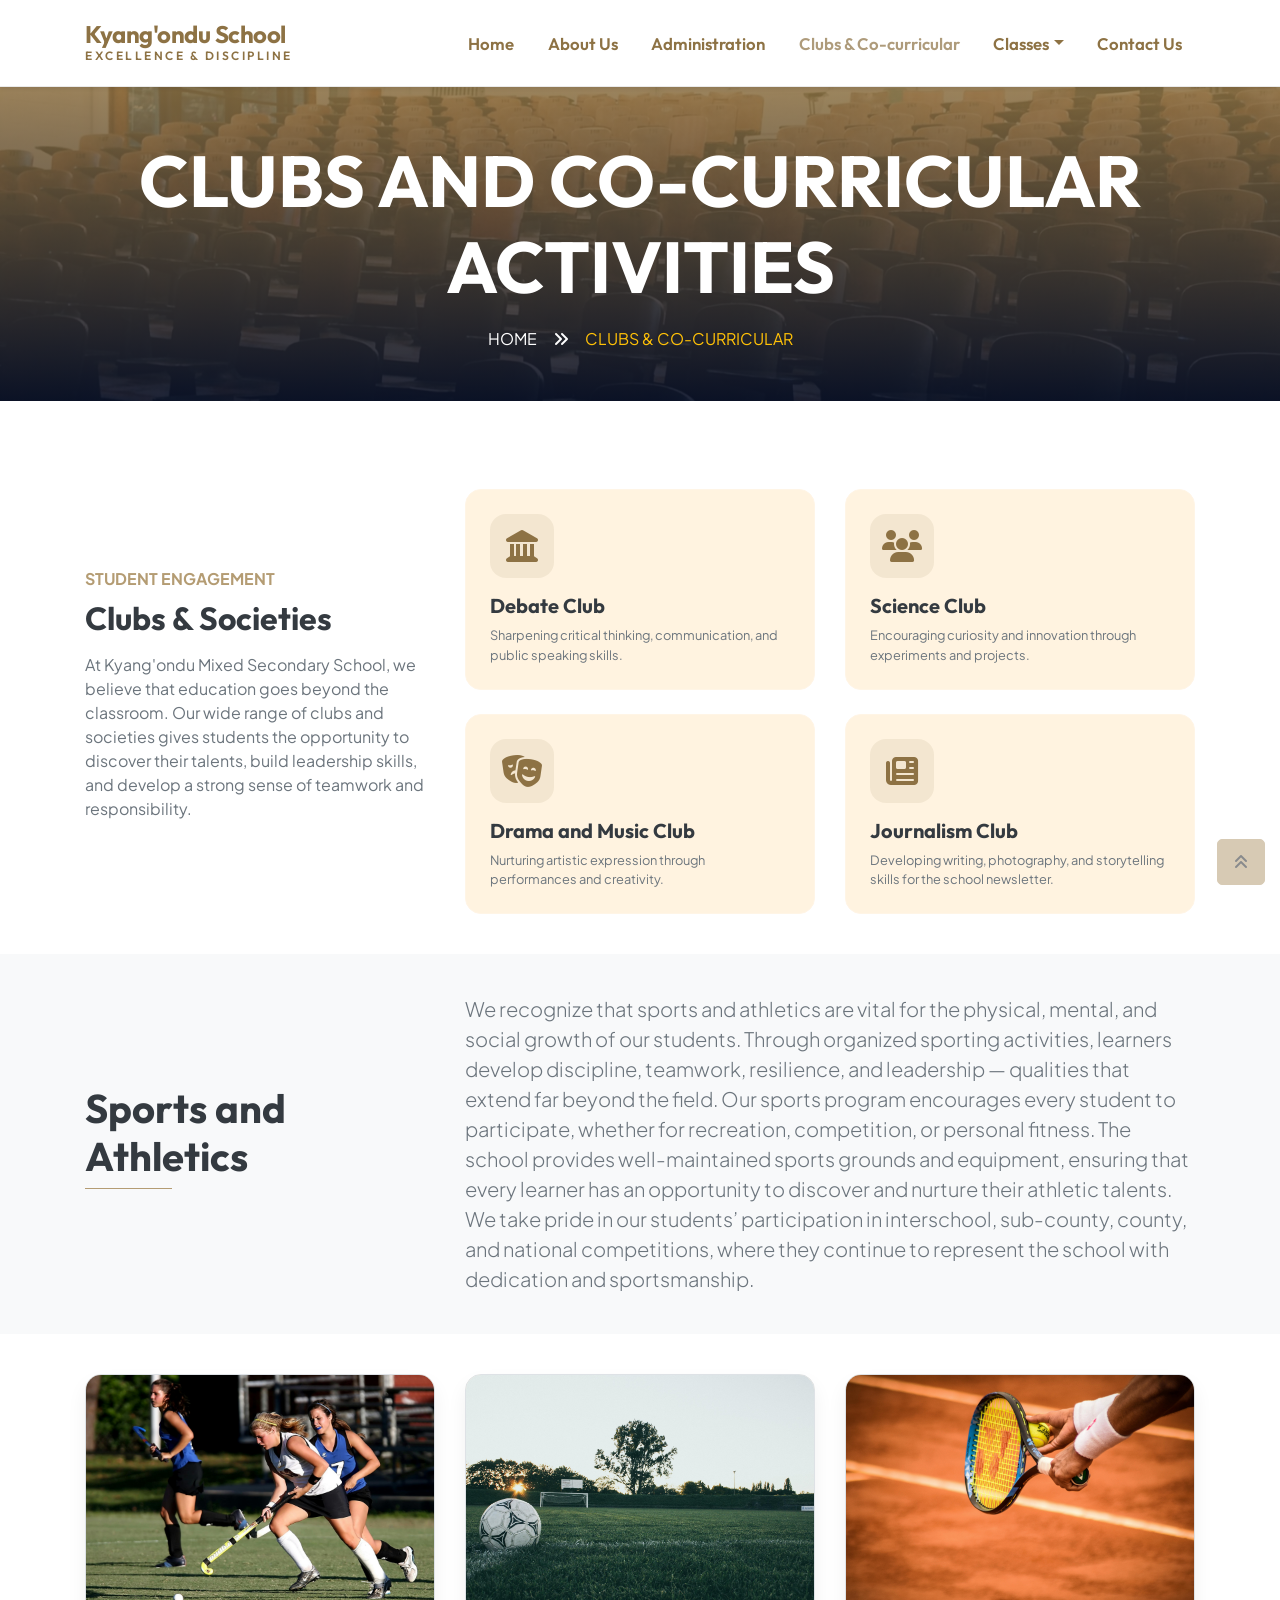
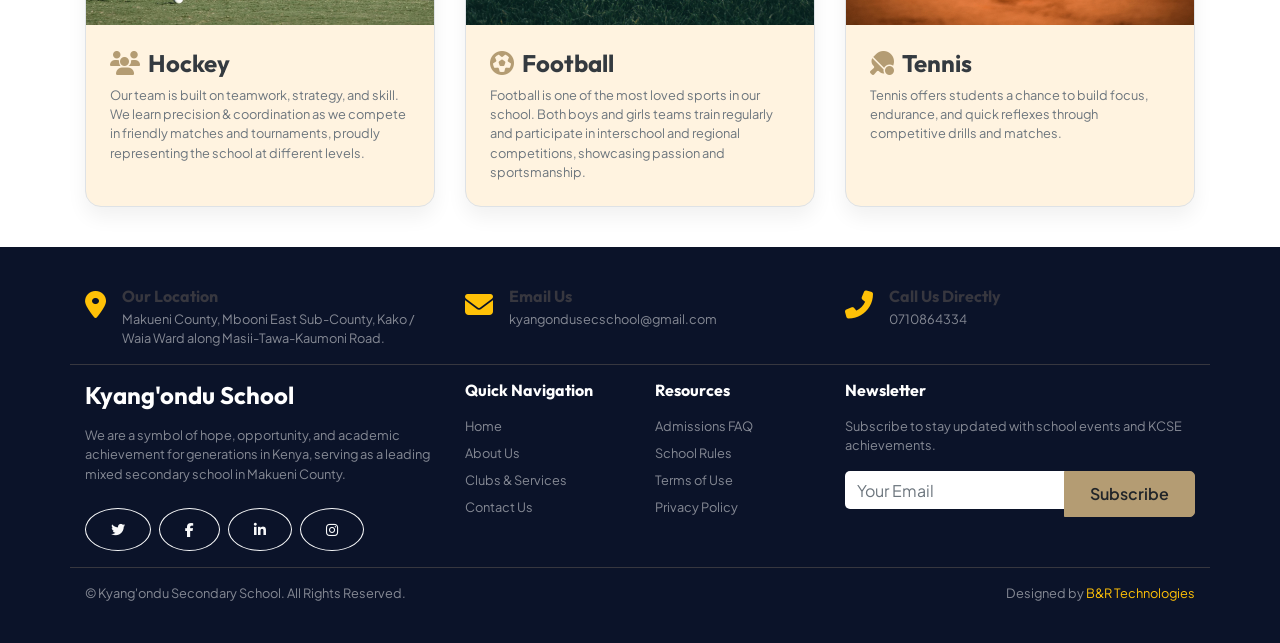
<file: service.html>
<!DOCTYPE html>
<html lang="en">

<head>
    <meta charset="utf-8">
    <title>Clubs & Co-curricular Activities | Kyang'ondu Mixed Secondary School</title>
    <meta content="width=device-width, initial-scale=1.0" name="viewport">
    <meta content="Kyang'ondu School Clubs, Sports and Athletics Makueni, Debate Club, Science Club, School Football and Hockey Teams, Co-curricular Activities Kenya" name="keywords">
    <meta content="Explore student clubs, sports, and co-curricular activities at Kyang'ondu Mixed Secondary School in Makueni County, fostering leadership, athletics, and holistic growth." name="description">

    <!-- Favicon -->
    <link href="img/favicon.ico" rel="icon">

    <!-- Google Web Fonts -->
    <link rel="preconnect" href="https://fonts.googleapis.com">
    <link rel="preconnect" href="https://fonts.gstatic.com" crossorigin>
    <link href="https://fonts.googleapis.com/css2?family=Plus+Jakarta+Sans:wght@300;400;500;600;700;800&family=Outfit:wght@400;500;600;700&display=swap" rel="stylesheet"> 

    <!-- Font Awesome 6 -->
    <link href="https://cdnjs.cloudflare.com/ajax/libs/font-awesome/6.4.0/css/all.min.css" rel="stylesheet">

    <!-- Libraries Stylesheet -->
    <link href="lib/owlcarousel/assets/owl.carousel.min.css" rel="stylesheet">
    <link href="lib/tempusdominus/css/tempusdominus-bootstrap-4.min.css" rel="stylesheet" />

    <!-- Customized Bootstrap 5 Stylesheet -->
    <link href="https://cdn.jsdelivr.net/npm/bootstrap@5.3.2/dist/css/bootstrap.min.css" rel="stylesheet">
    <link href="css/style.css" rel="stylesheet">

    <style>
        :root {
            --bs-primary: #8d7244;
            --bs-secondary: #8d7244;
            --bs-accent: #ff9800;
            --bs-font-sans: 'Plus Jakarta Sans', sans-serif;
            --bs-font-heading: 'Outfit', sans-serif;
        }

        body {
            font-family: var(--bs-font-sans);
            color: #4a5568;
            overflow-x: hidden;
        }

        h1, h2, h3, h4, h5, h6, .navbar-brand {
            font-family: var(--bs-font-heading);
            font-weight: 700;
        }

        /* kyangondu-style Clean White Header */
        .kyangondu-header {
            background-color: #ffffff;
            border-bottom: 1px solid #eaeaea;
            padding-top: 1rem;
            padding-bottom: 1rem;
        }

        .kyangondu-brand-title {
            color: #8d7244;
            font-size: 1.5rem;
            letter-spacing: -0.5px;
            line-height: 1.1;
        }

        .kyangondu-brand-subtitle {
            font-size: 0.75rem;
            letter-spacing: 2.5px;
            color: #8d7244;
            text-transform: uppercase;
            font-weight: 600;
        }

        .kyangondu-nav .nav-link {
            font-family: var(--bs-font-heading);
            font-weight: 600;
            color: #8d7244 !important;
            font-size: 1.05rem;
            padding: 0.5rem 0.8rem !important;
            transition: opacity 0.2s;
        }

        .kyangondu-nav .nav-link:hover, 
        .kyangondu-nav .nav-link.active {
            opacity: 0.7;
        }

        /* Page Header Banner */
        .bg-page-header {
            background: linear-gradient(180deg, rgba(141, 114, 68, 0.85) 0%, rgba(11, 19, 41, 0.9) 100%), url('img/hall.jpg') center center no-repeat;
            background-size: cover;
        }

        /* Modern Feature Cards */
        .card-custom {
            border: 1px solid #fff5e6;
            background-color: #fff9f0;
            border-radius: 1rem;
            transition: transform 0.3s ease, box-shadow 0.3s ease;
        }
        .card-custom:hover {
            transform: translateY(-5px);
            box-shadow: 0 15px 30px rgba(141, 114, 68, 0.12);
        }

        .icon-square {
            width: 64px;
            height: 64px;
            border-radius: 1rem;
            display: inline-flex;
            align-items: center;
            justify-content: center;
            background: rgba(141, 114, 68, 0.1);
            color: var(--bs-primary);
        }

        /* Sports Cards Overlay Effect */
        .sport-card {
            border-radius: 1rem;
            overflow: hidden;
            position: relative;
            box-shadow: 0 10px 20px rgba(0,0,0,0.06);
            transition: transform 0.3s ease;
            background: #fff;
        }
        .sport-card:hover {
            transform: translateY(-5px);
        }
        .sport-img {
            width: 100%;
            height: 250px;
            object-fit: cover;
        }

        /* Footer Modernization */
        footer {
            background-color: #0b1329;
        }
        footer a {
            text-decoration: none;
            transition: opacity 0.2s;
        }
        footer a:hover {
            opacity: 0.8;
        }
    </style>
</head>

<body>
    <!-- kyangondu-Style Clean Header Start -->
    <header class="kyangondu-header sticky-top shadow-sm">
        <div class="container">
            <nav class="navbar navbar-expand-lg p-0 justify-content-between align-items-center">
                <a href="index.html" class="navbar-brand d-flex flex-column m-0 text-decoration-none">
                    <span class="kyangondu-brand-title fw-bold">Kyang'ondu School</span>
                    <span class="kyangondu-brand-subtitle">Excellence & Discipline</span>
                </a>

                <button class="navbar-toggler border-0" type="button" data-bs-toggle="collapse" data-bs-target="#navbarCollapse" aria-controls="navbarCollapse" aria-expanded="false" aria-label="Toggle navigation">
                    <span class="navbar-toggler-icon"></span>
                </button>

                <div class="collapse navbar-collapse justify-content-end" id="navbarCollapse">
                    <ul class="navbar-nav kyangondu-nav align-items-lg-center mb-2 mb-lg-0 gap-lg-2">
                        <li class="nav-item"><a href="index.html" class="nav-link">Home</a></li>
                        <li class="nav-item"><a href="about.html" class="nav-link">About Us</a></li>
                        <li class="nav-item"><a href="team.html" class="nav-link">Administration</a></li>
                        <li class="nav-item"><a href="service.html" class="nav-link active">Clubs & Co-curricular</a></li>
                        <li class="nav-item dropdown">
                            <a href="#" class="nav-link dropdown-toggle" id="classesDropdown" role="button" data-bs-toggle="dropdown" aria-expanded="false">Classes</a>
                            <ul class="dropdown-menu border-0 shadow-lg rounded-3" aria-labelledby="classesDropdown">
                                <li><a href="#" class="dropdown-item py-2">Form 1 Admission</a></li>
                                <li><a href="#" class="dropdown-item py-2">Form 2</a></li>
                                <li><a href="#" class="dropdown-item py-2">Form 3</a></li>
                                <li><a href="#" class="dropdown-item py-2">Form 4 (KCSE Class)</a></li>
                            </ul>
                        </li>
                        <li class="nav-item"><a href="contact.html" class="nav-link">Contact Us</a></li>
                    </ul>
                </div>
            </nav>
        </div>
    </header>
    <!-- Header End -->

    <!-- Page Header Start -->
    <div class="container-fluid bg-page-header py-5 mb-5">
        <div class="container py-5">
            <div class="d-flex flex-column align-items-center justify-content-center text-center" style="min-height: 250px">
                <h1 class="display-3 text-white text-uppercase fw-bold">Clubs and Co-curricular Activities</h1>
                <div class="d-inline-flex text-white mt-2">
                    <p class="m-0 text-uppercase"><a class="text-white text-decoration-none" href="index.html">Home</a></p>
                    <i class="fa fa-angle-double-right pt-1 px-3"></i>
                    <p class="m-0 text-uppercase text-warning">Clubs & Co-curricular</p>
                </div>
            </div>
        </div>
    </div>
    <!-- Page Header End -->

    <!-- Services / Clubs Start -->
    <section class="container-fluid py-5">
        <div class="container py-4">
            <div class="row g-5 align-items-center">
                <div class="col-lg-4">
                    <span class="text-primary fw-bold text-uppercase">Student Engagement</span>
                    <h2 class="fw-bold text-dark mt-2 mb-3">Clubs & Societies</h2>
                    <p class="text-muted">At Kyang'ondu Mixed Secondary School, we believe that education goes beyond the classroom. Our wide range of clubs and societies gives students the opportunity to discover their talents, build leadership skills, and develop a strong sense of teamwork and responsibility.</p>
                </div>
                <div class="col-lg-8">
                    <div class="row g-4">
                        <div class="col-md-6">
                            <div class="card-custom p-4 h-100 bg-white">
                                <div class="icon-square mb-3">
                                    <i class="fa fa-2x fa-landmark"></i>
                                </div>
                                <h5 class="fw-bold text-dark mb-2">Debate Club</h5>
                                <p class="text-muted small m-0">Sharpening critical thinking, communication, and public speaking skills.</p>
                            </div>
                        </div>
                        <div class="col-md-6">
                            <div class="card-custom p-4 h-100 bg-white">
                                <div class="icon-square mb-3">
                                    <i class="fa fa-2x fa-users"></i>
                                </div>
                                <h5 class="fw-bold text-dark mb-2">Science Club</h5>
                                <p class="text-muted small m-0">Encouraging curiosity and innovation through experiments and projects.</p>
                            </div>
                        </div>
                        <div class="col-md-6">
                            <div class="card-custom p-4 h-100 bg-white">
                                <div class="icon-square mb-3">
                                    <i class="fa fa-2x fa-theater-masks"></i>
                                </div>
                                <h5 class="fw-bold text-dark mb-2">Drama and Music Club</h5>
                                <p class="text-muted small m-0">Nurturing artistic expression through performances and creativity.</p>
                            </div>
                        </div>
                        <div class="col-md-6">
                            <div class="card-custom p-4 h-100 bg-white">
                                <div class="icon-square mb-3">
                                    <i class="fa fa-2x fa-newspaper"></i>
                                </div>
                                <h5 class="fw-bold text-dark mb-2">Journalism Club</h5>
                                <p class="text-muted small m-0">Developing writing, photography, and storytelling skills for the school newsletter.</p>
                            </div>
                        </div>
                    </div>
                </div>
            </div>
        </div>
    </section>
    <!-- Services End -->

    <!-- Sports and Athletics Intro Section -->
    <section class="container-fluid py-5 bg-light">
        <div class="container py-4">
            <div class="row g-5 align-items-center">
                <div class="col-lg-4">
                    <h2 class="display-6 fw-bold text-dark">Sports and Athletics</h2>
                    <div class="border-bottom border-primary border-3 w-25 mt-2 mb-3"></div>
                </div>
                <div class="col-lg-8">
                    <p class="text-muted lead mb-0">We recognize that sports and athletics are vital for the physical, mental, and social growth of our students. Through organized sporting activities, learners develop discipline, teamwork, resilience, and leadership — qualities that extend far beyond the field. Our sports program encourages every student to participate, whether for recreation, competition, or personal fitness. The school provides well-maintained sports grounds and equipment, ensuring that every learner has an opportunity to discover and nurture their athletic talents. We take pride in our students’ participation in interschool, sub-county, county, and national competitions, where they continue to represent the school with dedication and sportsmanship.</p>
                </div>
            </div>
        </div>
    </section>

    <!-- Sports Grid Section -->
    <section class="container-fluid py-5">
        <div class="container py-4">
            <div class="row g-4">
                <div class="col-lg-4 col-md-6">
                    <div class="sport-card bg-white h-100 border">
                        <img src="img/hockey.jpg" alt="Students playing hockey team match at Kyang'ondu School" class="sport-img" />
                        <div class="p-4">
                            <h4 class="fw-bold text-dark mb-2"><i class="fa fa-users text-primary me-2"></i>Hockey</h4>
                            <p class="text-muted small mb-0">Our team is built on teamwork, strategy, and skill. We learn precision & coordination as we compete in friendly matches and tournaments, proudly representing the school at different levels.</p>
                        </div>
                    </div>
                </div>
                <div class="col-lg-4 col-md-6">
                    <div class="sport-card bg-white h-100 border">
                        <img src="img/soccer.jpg" alt="School football soccer team practicing on the field" class="sport-img" />
                        <div class="p-4">
                            <h4 class="fw-bold text-dark mb-2"><i class="fa fa-futbol text-primary me-2"></i>Football</h4>
                            <p class="text-muted small mb-0">Football is one of the most loved sports in our school. Both boys and girls teams train regularly and participate in interschool and regional competitions, showcasing passion and sportsmanship.</p>
                        </div>
                    </div>
                </div>
                <div class="col-lg-4 col-md-6">
                    <div class="sport-card bg-white h-100 border">
                        <img src="img/tennis.jpg" alt="Tennis training session at Kyang'ondu Mixed Secondary School" class="sport-img" />
                        <div class="p-4">
                            <h4 class="fw-bold text-dark mb-2"><i class="fa fa-table-tennis text-primary me-2"></i>Tennis</h4>
                            <p class="text-muted small mb-0">Tennis offers students a chance to build focus, endurance, and quick reflexes through competitive drills and matches.</p>
                        </div>
                    </div>
                </div>
            </div>
        </div>
    </section>

    <!-- Footer Start -->
    <footer id="footer" class="text-white pt-5">
        <div class="container py-4">
            <div class="row g-4 pb-5 border-bottom border-secondary">
                <div class="col-lg-4">
                    <div class="d-flex align-items-start gap-3">
                        <i class="fa fa-map-marker-alt text-warning fs-3 mt-1"></i>
                        <div>
                            <h6 class="fw-bold mb-1">Our Location</h6>
                            <p class="small text-white-50 mb-0">Makueni County, Mbooni East Sub-County, Kako / Waia Ward along Masii-Tawa-Kaumoni Road.</p>
                        </div>
                    </div>
                </div>
                <div class="col-lg-4">
                    <div class="d-flex align-items-start gap-3">
                        <i class="fa fa-envelope text-warning fs-3 mt-1"></i>
                        <div>
                            <h6 class="fw-bold mb-1">Email Us</h6>
                            <p class="small text-white-50 mb-0">kyangondusecschool@gmail.com</p>
                        </div>
                    </div>
                </div>
                <div class="col-lg-4">
                    <div class="d-flex align-items-start gap-3">
                        <i class="fa fa-phone-alt text-warning fs-3 mt-1"></i>
                        <div>
                            <h6 class="fw-bold mb-1">Call Us Directly</h6>
                            <p class="small text-white-50 mb-0">0710864334</p>
                        </div>
                    </div>
                </div>
            </div>

            <div class="row g-4 py-5">
                <div class="col-lg-4 col-md-6">
                    <h4 class="fw-bold text-white mb-3">Kyang'ondu School</h4>
                    <p class="text-white-50 small mb-4">We are a symbol of hope, opportunity, and academic achievement for generations in Kenya, serving as a leading mixed secondary school in Makueni County.</p>
                    <div class="d-flex gap-2">
                        <a class="btn btn-outline-light btn-sm rounded-circle" href="#" aria-label="Twitter"><i class="fab fa-twitter"></i></a>
                        <a class="btn btn-outline-light btn-sm rounded-circle" href="#" aria-label="Facebook"><i class="fab fa-facebook-f"></i></a>
                        <a class="btn btn-outline-light btn-sm rounded-circle" href="#" aria-label="LinkedIn"><i class="fab fa-linkedin-in"></i></a>
                        <a class="btn btn-outline-light btn-sm rounded-circle" href="#" aria-label="Instagram"><i class="fab fa-instagram"></i></a>
                    </div>
                </div>
                <div class="col-lg-2 col-md-6">
                    <h6 class="fw-bold text-white mb-3">Quick Navigation</h6>
                    <ul class="list-unstyled text-white-50 small d-flex flex-column gap-2">
                        <li><a href="index.html" class="text-white-50">Home</a></li>
                        <li><a href="about.html" class="text-white-50">About Us</a></li>
                        <li><a href="service.html" class="text-white-50">Clubs & Services</a></li>
                        <li><a href="contact.html" class="text-white-50">Contact Us</a></li>
                    </ul>
                </div>
                <div class="col-lg-2 col-md-6">
                    <h6 class="fw-bold text-white mb-3">Resources</h6>
                    <ul class="list-unstyled text-white-50 small d-flex flex-column gap-2">
                        <li><a href="#" class="text-white-50">Admissions FAQ</a></li>
                        <li><a href="#" class="text-white-50">School Rules</a></li>
                        <li><a href="#" class="text-white-50">Terms of Use</a></li>
                        <li><a href="#" class="text-white-50">Privacy Policy</a></li>
                    </ul>
                </div>
                <div class="col-lg-4 col-md-6">
                    <h6 class="fw-bold text-white mb-3">Newsletter</h6>
                    <p class="text-white-50 small mb-3">Subscribe to stay updated with school events and KCSE achievements.</p>
                    <form class="input-group">
                        <input type="email" class="form-control border-0" placeholder="Your Email" aria-label="Your Email" required>
                        <button class="btn btn-primary" type="submit">Subscribe</button>
                    </form>
                </div>
            </div>

            <div class="row py-3 border-top border-secondary text-center text-md-between small text-white-50">
                <div class="col-md-6 text-md-start">
                    <p class="mb-0">&copy; Kyang'ondu Secondary School. All Rights Reserved.</p>
                </div>
                <div class="col-md-6 text-md-end mt-2 mt-md-0">
                    <p class="mb-0">Designed by <a class="text-warning text-decoration-none" href="https://www.brtechnologies.co.ke/" target="_blank">B&R Technologies</a></p>
                </div>
            </div>
        </div>
    </footer>
    <!-- Footer End -->

    <!-- Back to Top -->
    <a href="#" class="btn btn-primary px-3 back-to-top"><i class="fa fa-angle-double-up"></i></a>

    <!-- JavaScript Libraries -->
    <script src="https://code.jquery.com/jquery-3.6.0.min.js"></script>
    <script src="https://cdn.jsdelivr.net/npm/bootstrap@5.3.2/dist/js/bootstrap.bundle.min.js"></script>
    <script src="lib/owlcarousel/owl.carousel.min.js"></script>
    <script src="lib/tempusdominus/js/moment.min.js"></script>
    <script src="lib/tempusdominus/js/moment-timezone.min.js"></script>
    <script src="lib/tempusdominus/js/tempusdominus-bootstrap-4.min.js"></script>

    <!-- Template Javascript -->
    <script src="js/main.js"></script>
</body>

</html>
</file>
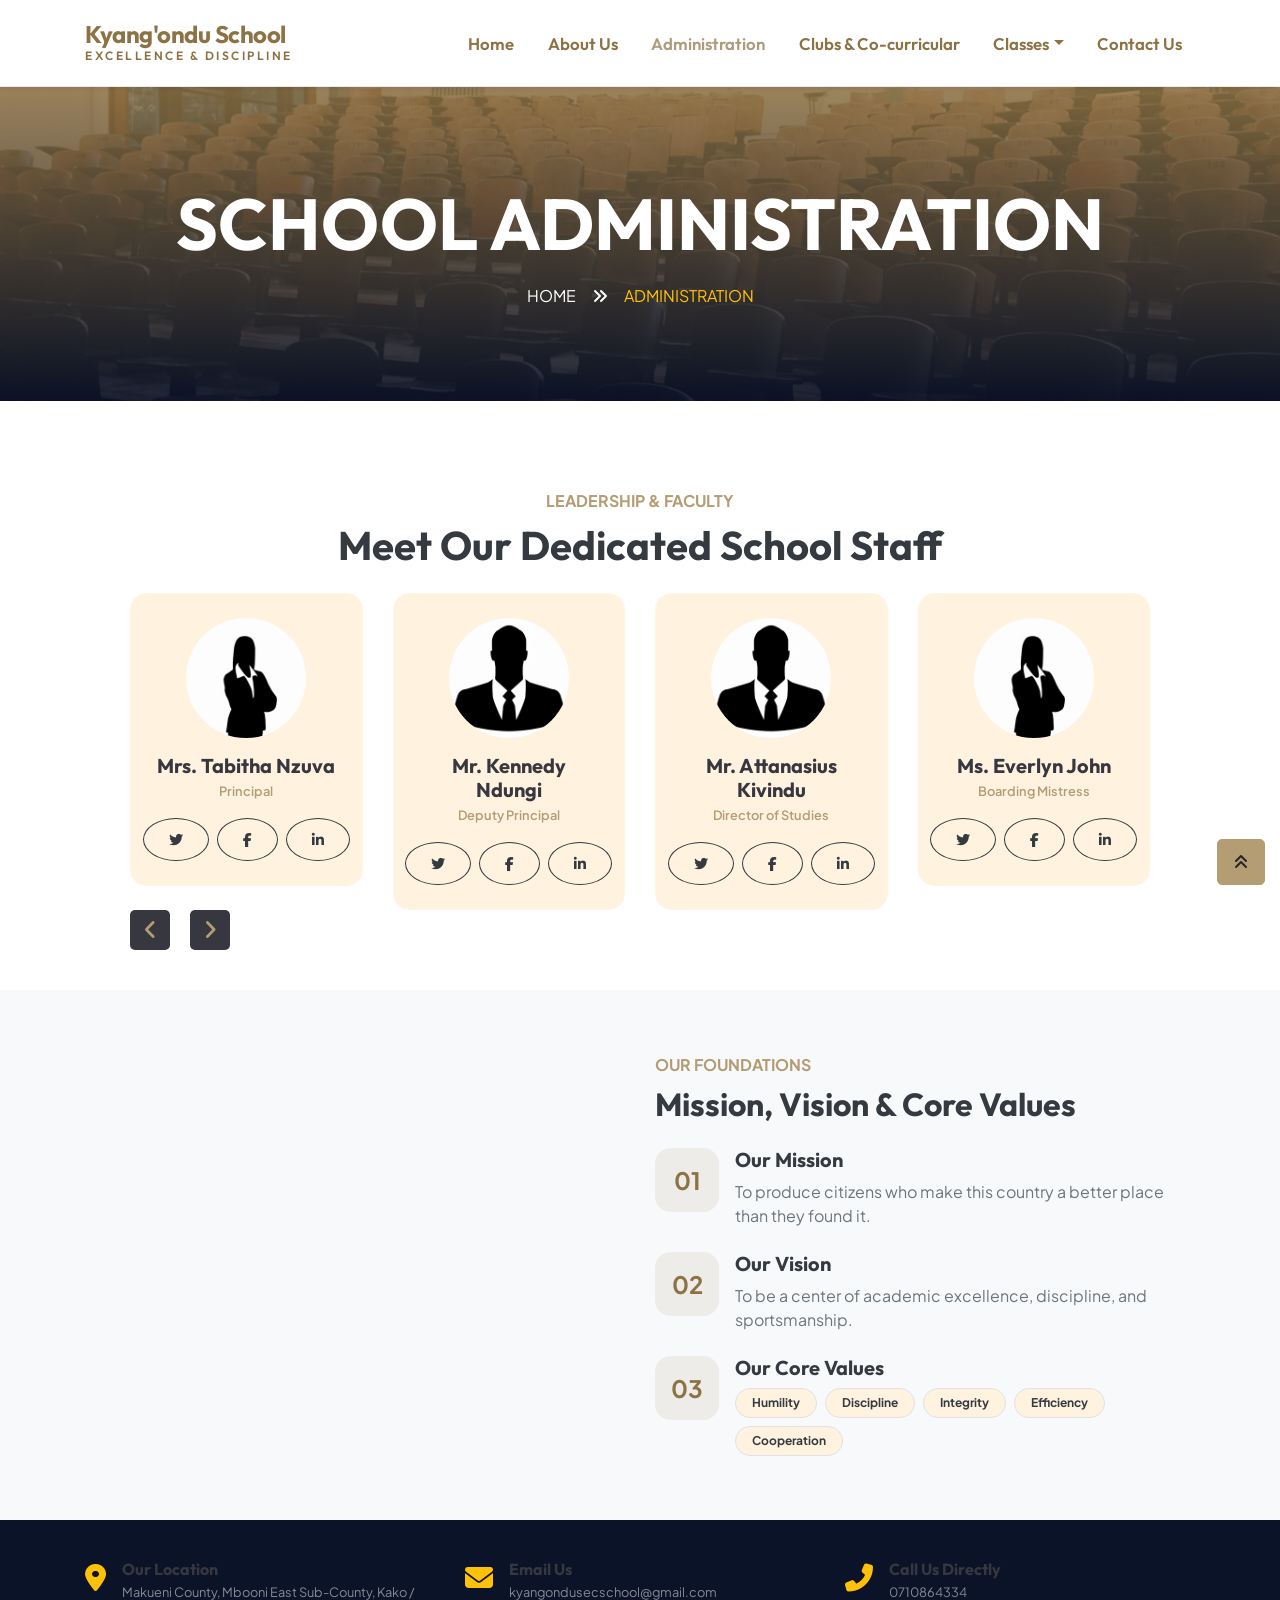
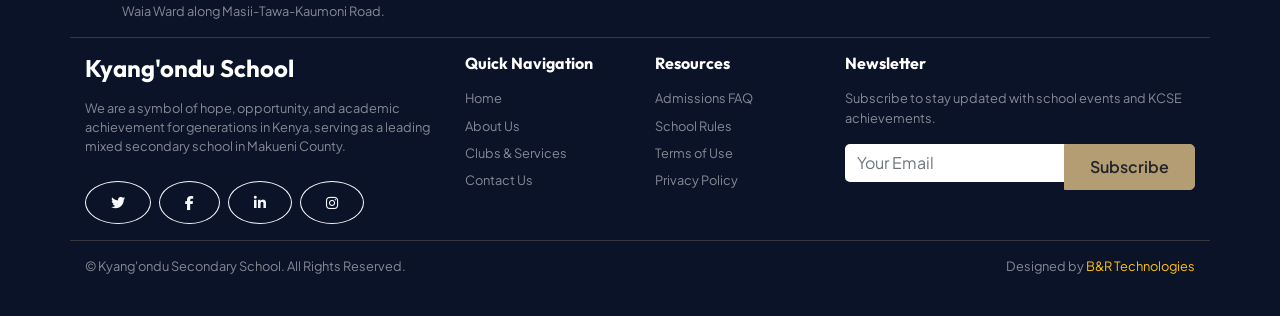
<file: team.html>
<!DOCTYPE html>
<html lang="en">

<head>
    <meta charset="utf-8">
    <title>School Administration & Staff | Kyang'ondu Mixed Secondary School</title>
    <meta content="width=device-width, initial-scale=1.0" name="viewport">
    <meta content="Kyang'ondu School Administration, Principal Mrs. Tabitha Nzuva, Deputy Principal Mr. Kennedy Ndungi, School Board Chairman, Makueni County High School Staff" name="keywords">
    <meta content="Meet the dedicated leadership and administrative staff of Kyang'ondu Mixed Secondary School in Makueni County, committed to academic excellence and discipline." name="description">

    <!-- Favicon -->
    <link href="img/favicon.ico" rel="icon">

    <!-- Google Web Fonts -->
    <link rel="preconnect" href="https://fonts.googleapis.com">
    <link rel="preconnect" href="https://fonts.gstatic.com" crossorigin>
    <link href="https://fonts.googleapis.com/css2?family=Plus+Jakarta+Sans:wght@300;400;500;600;700;800&family=Outfit:wght@400;500;600;700&display=swap" rel="stylesheet"> 

    <!-- Font Awesome 6 -->
    <link href="https://cdnjs.cloudflare.com/ajax/libs/font-awesome/6.4.0/css/all.min.css" rel="stylesheet">

    <!-- Libraries Stylesheet -->
    <link href="lib/owlcarousel/assets/owl.carousel.min.css" rel="stylesheet">
    <link href="lib/tempusdominus/css/tempusdominus-bootstrap-4.min.css" rel="stylesheet" />

    <!-- Customized Bootstrap 5 Stylesheet -->
    <link href="https://cdn.jsdelivr.net/npm/bootstrap@5.3.2/dist/css/bootstrap.min.css" rel="stylesheet">
    <link href="css/style.css" rel="stylesheet">

    <style>
        :root {
            --bs-primary: #8d7244;
            --bs-secondary: #8d7244;
            --bs-accent: #ff9800;
            --bs-font-sans: 'Plus Jakarta Sans', sans-serif;
            --bs-font-heading: 'Outfit', sans-serif;
        }

        body {
            font-family: var(--bs-font-sans);
            color: #4a5568;
            overflow-x: hidden;
        }

        h1, h2, h3, h4, h5, h6, .navbar-brand {
            font-family: var(--bs-font-heading);
            font-weight: 700;
        }

        /* kyangondu-style Clean White Header */
        .kyangondu-header {
            background-color: #ffffff;
            border-bottom: 1px solid #eaeaea;
            padding-top: 1rem;
            padding-bottom: 1rem;
        }

        .kyangondu-brand-title {
            color: #8d7244;
            font-size: 1.5rem;
            letter-spacing: -0.5px;
            line-height: 1.1;
        }

        .kyangondu-brand-subtitle {
            font-size: 0.75rem;
            letter-spacing: 2.5px;
            color: #8d7244;
            text-transform: uppercase;
            font-weight: 600;
        }

        .kyangondu-nav .nav-link {
            font-family: var(--bs-font-heading);
            font-weight: 600;
            color: #8d7244 !important;
            font-size: 1.05rem;
            padding: 0.5rem 0.8rem !important;
            transition: opacity 0.2s;
        }

        .kyangondu-nav .nav-link:hover, 
        .kyangondu-nav .nav-link.active {
            opacity: 0.7;
        }

        /* Page Header Banner */
        .bg-page-header {
            background: linear-gradient(180deg, rgba(141, 114, 68, 0.85) 0%, rgba(11, 19, 41, 0.9) 100%), url('img/hall.jpg') center center no-repeat;
            background-size: cover;
        }

        /* Modern Feature Cards */
        .card-custom {
            border: 1px solid #fff5e6;
            background-color: #fff9f0;
            border-radius: 1rem;
            transition: transform 0.3s ease, box-shadow 0.3s ease;
        }
        .card-custom:hover {
            transform: translateY(-5px);
            box-shadow: 0 15px 30px rgba(141, 114, 68, 0.12);
        }

        .icon-square {
            width: 64px;
            height: 64px;
            border-radius: 1rem;
            display: inline-flex;
            align-items: center;
            justify-content: center;
            background: rgba(141, 114, 68, 0.1);
            color: var(--bs-primary);
        }

        /* Owl Carousel Arrow Navigation Position Fix */
        .carousel-wrapper {
            position: relative;
            padding: 0 45px;
        }

        .owl-carousel .owl-nav {
            position: static !important;
            margin-top: 0 !important;
        }

        .owl-carousel .owl-nav button.owl-prev,
        .owl-carousel .owl-nav button.owl-next {
            position: absolute !important;
            top: 50% !important;
            transform: translateY(-50%) !important;
            width: 44px !important;
            height: 44px !important;
            border-radius: 50% !important;
            background: #2b2b2b !important;
            color: #ffffff !important;
            display: flex !important;
            align-items: center !important;
            justify-content: center !important;
            transition: all 0.3s ease !important;
            box-shadow: 0 4px 10px rgba(0, 0, 0, 0.15) !important;
            z-index: 10 !important;
            font-size: 1.1rem !important;
        }

        .owl-carousel .owl-nav button.owl-prev {
            left: 0px !important;
        }

        .owl-carousel .owl-nav button.owl-next {
            right: 0px !important;
        }

        .owl-carousel .owl-nav button.owl-prev:hover,
        .owl-carousel .owl-nav button.owl-next:hover {
            background: var(--bs-primary) !important;
            color: #ffffff !important;
        }

        /* Footer Modernization */
        footer {
            background-color: #0b1329;
        }
        footer a {
            text-decoration: none;
            transition: opacity 0.2s;
        }
        footer a:hover {
            opacity: 0.8;
        }
    </style>
</head>

<body>
    <!-- kyangondu-Style Clean Header Start -->
    <header class="kyangondu-header sticky-top shadow-sm">
        <div class="container">
            <nav class="navbar navbar-expand-lg p-0 justify-content-between align-items-center">
                <a href="index.html" class="navbar-brand d-flex flex-column m-0 text-decoration-none">
                    <span class="kyangondu-brand-title fw-bold">Kyang'ondu School</span>
                    <span class="kyangondu-brand-subtitle">Excellence & Discipline</span>
                </a>

                <button class="navbar-toggler border-0" type="button" data-bs-toggle="collapse" data-bs-target="#navbarCollapse" aria-controls="navbarCollapse" aria-expanded="false" aria-label="Toggle navigation">
                    <span class="navbar-toggler-icon"></span>
                </button>

                <div class="collapse navbar-collapse justify-content-end" id="navbarCollapse">
                    <ul class="navbar-nav kyangondu-nav align-items-lg-center mb-2 mb-lg-0 gap-lg-2">
                        <li class="nav-item"><a href="index.html" class="nav-link">Home</a></li>
                        <li class="nav-item"><a href="about.html" class="nav-link">About Us</a></li>
                        <li class="nav-item"><a href="team.html" class="nav-link active">Administration</a></li>
                        <li class="nav-item"><a href="service.html" class="nav-link">Clubs & Co-curricular</a></li>
                        <li class="nav-item dropdown">
                            <a href="#" class="nav-link dropdown-toggle" id="classesDropdown" role="button" data-bs-toggle="dropdown" aria-expanded="false">Classes</a>
                            <ul class="dropdown-menu border-0 shadow-lg rounded-3" aria-labelledby="classesDropdown">
                                <li><a href="#" class="dropdown-item py-2">Form 1 Admission</a></li>
                                <li><a href="#" class="dropdown-item py-2">Form 2</a></li>
                                <li><a href="#" class="dropdown-item py-2">Form 3</a></li>
                                <li><a href="#" class="dropdown-item py-2">Form 4 (KCSE Class)</a></li>
                            </ul>
                        </li>
                        <li class="nav-item"><a href="contact.html" class="nav-link">Contact Us</a></li>
                    </ul>
                </div>
            </nav>
        </div>
    </header>
    <!-- Header End -->

    <!-- Page Header Start -->
    <div class="container-fluid bg-page-header py-5 mb-5">
        <div class="container py-5">
            <div class="d-flex flex-column align-items-center justify-content-center text-center" style="min-height: 250px">
                <h1 class="display-3 text-white text-uppercase fw-bold">School Administration</h1>
                <div class="d-inline-flex text-white mt-2">
                    <p class="m-0 text-uppercase"><a class="text-white text-decoration-none" href="index.html">Home</a></p>
                    <i class="fa fa-angle-double-right pt-1 px-3"></i>
                    <p class="m-0 text-uppercase text-warning">Administration</p>
                </div>
            </div>
        </div>
    </div>
    <!-- Page Header End -->

    <!-- Team Start -->
    <section class="container-fluid py-5">
        <div class="container py-4">
            <div class="text-center pb-5">
                <span class="text-primary fw-bold text-uppercase">Leadership & Faculty</span>
                <h2 class="display-6 fw-bold text-dark mt-2">Meet Our Dedicated School Staff</h2>
            </div>
            <div class="row">
                <div class="col-12">
                    <div class="carousel-wrapper">
                        <div class="owl-carousel team-carousel position-relative">
                            <div class="card-custom text-center p-4 h-100 bg-white">
                                <img class="img-fluid rounded-circle mx-auto mb-3" src="img/femaleicon.png" style="width: 120px; height: 120px; object-fit: cover;" alt="Principal of Kyang'ondu Secondary School, Mrs. Tabitha Nzuva">
                                <h5 class="fw-bold mb-1">Mrs. Tabitha Nzuva</h5>
                                <p class="text-primary fw-semibold small mb-3">Principal</p>
                                <div class="d-flex justify-content-center gap-2">
                                    <a class="btn btn-outline-dark btn-sm rounded-circle" href="#"><i class="fab fa-twitter"></i></a>
                                    <a class="btn btn-outline-dark btn-sm rounded-circle" href="#"><i class="fab fa-facebook-f"></i></a>
                                    <a class="btn btn-outline-dark btn-sm rounded-circle" href="#"><i class="fab fa-linkedin-in"></i></a>
                                </div>
                            </div>
                            <div class="card-custom text-center p-4 h-100 bg-white">
                                <img class="img-fluid rounded-circle mx-auto mb-3" src="img/maleicon.png" style="width: 120px; height: 120px; object-fit: cover;" alt="Deputy Principal of Kyang'ondu Secondary School, Mr. Kennedy Ndungi">
                                <h5 class="fw-bold mb-1">Mr. Kennedy Ndungi</h5>
                                <p class="text-primary fw-semibold small mb-3">Deputy Principal</p>
                                <div class="d-flex justify-content-center gap-2">
                                    <a class="btn btn-outline-dark btn-sm rounded-circle" href="#"><i class="fab fa-twitter"></i></a>
                                    <a class="btn btn-outline-dark btn-sm rounded-circle" href="#"><i class="fab fa-facebook-f"></i></a>
                                    <a class="btn btn-outline-dark btn-sm rounded-circle" href="#"><i class="fab fa-linkedin-in"></i></a>
                                </div>
                            </div>
                            <div class="card-custom text-center p-4 h-100 bg-white">
                                <img class="img-fluid rounded-circle mx-auto mb-3" src="img/maleicon.png" style="width: 120px; height: 120px; object-fit: cover;" alt="Director of Studies, Kyang'ondu Secondary School, Mr. Attanasius Kivindu">
                                <h5 class="fw-bold mb-1">Mr. Attanasius Kivindu</h5>
                                <p class="text-primary fw-semibold small mb-3">Director of Studies</p>
                                <div class="d-flex justify-content-center gap-2">
                                    <a class="btn btn-outline-dark btn-sm rounded-circle" href="#"><i class="fab fa-twitter"></i></a>
                                    <a class="btn btn-outline-dark btn-sm rounded-circle" href="#"><i class="fab fa-facebook-f"></i></a>
                                    <a class="btn btn-outline-dark btn-sm rounded-circle" href="#"><i class="fab fa-linkedin-in"></i></a>
                                </div>
                            </div>
                            <div class="card-custom text-center p-4 h-100 bg-white">
                                <img class="img-fluid rounded-circle mx-auto mb-3" src="img/femaleicon.png" style="width: 120px; height: 120px; object-fit: cover;" alt="Boarding Mistress, Kyang'ondu Secondary School, Ms. Everlyn John">
                                <h5 class="fw-bold mb-1">Ms. Everlyn John</h5>
                                <p class="text-primary fw-semibold small mb-3">Boarding Mistress</p>
                                <div class="d-flex justify-content-center gap-2">
                                    <a class="btn btn-outline-dark btn-sm rounded-circle" href="#"><i class="fab fa-twitter"></i></a>
                                    <a class="btn btn-outline-dark btn-sm rounded-circle" href="#"><i class="fab fa-facebook-f"></i></a>
                                    <a class="btn btn-outline-dark btn-sm rounded-circle" href="#"><i class="fab fa-linkedin-in"></i></a>
                                </div>
                            </div>
                            <div class="card-custom text-center p-4 h-100 bg-white">
                                <img class="img-fluid rounded-circle mx-auto mb-3" src="img/femaleicon.png" style="width: 120px; height: 120px; object-fit: cover;" alt="Senior Teacher, Kyang'ondu Secondary School, Mrs. Agnes Muthama">
                                <h5 class="fw-bold mb-1">Mrs. Agnes Muthama</h5>
                                <p class="text-primary fw-semibold small mb-3">Senior Teacher</p>
                                <div class="d-flex justify-content-center gap-2">
                                    <a class="btn btn-outline-dark btn-sm rounded-circle" href="#"><i class="fab fa-twitter"></i></a>
                                    <a class="btn btn-outline-dark btn-sm rounded-circle" href="#"><i class="fab fa-facebook-f"></i></a>
                                    <a class="btn btn-outline-dark btn-sm rounded-circle" href="#"><i class="fab fa-linkedin-in"></i></a>
                                </div>
                            </div>
                            <div class="card-custom text-center p-4 h-100 bg-white">
                                <img class="img-fluid rounded-circle mx-auto mb-3" src="img/maleicon.png" style="width: 120px; height: 120px; object-fit: cover;" alt="Board Chairman of Kyang'ondu Secondary School, Eng. James Mbuva">
                                <h5 class="fw-bold mb-1">Eng. James Mbuva</h5>
                                <p class="text-primary fw-semibold small mb-3">Board Chairman</p>
                                <div class="d-flex justify-content-center gap-2">
                                    <a class="btn btn-outline-dark btn-sm rounded-circle" href="#"><i class="fab fa-twitter"></i></a>
                                    <a class="btn btn-outline-dark btn-sm rounded-circle" href="#"><i class="fab fa-facebook-f"></i></a>
                                    <a class="btn btn-outline-dark btn-sm rounded-circle" href="#"><i class="fab fa-linkedin-in"></i></a>
                                </div>
                            </div>
                            <div class="card-custom text-center p-4 h-100 bg-white">
                                <img class="img-fluid rounded-circle mx-auto mb-3" src="img/maleicon.png" style="width: 120px; height: 120px; object-fit: cover;" alt="Chaplain of Kyang'ondu Secondary School, Rev. James Kilinda">
                                <h5 class="fw-bold mb-1">Rev. James Kilinda</h5>
                                <p class="text-primary fw-semibold small mb-3">Chaplain</p>
                                <div class="d-flex justify-content-center gap-2">
                                    <a class="btn btn-outline-dark btn-sm rounded-circle" href="#"><i class="fab fa-twitter"></i></a>
                                    <a class="btn btn-outline-dark btn-sm rounded-circle" href="#"><i class="fab fa-facebook-f"></i></a>
                                    <a class="btn btn-outline-dark btn-sm rounded-circle" href="#"><i class="fab fa-linkedin-in"></i></a>
                                </div>
                            </div>
                        </div>
                    </div>
                </div>
            </div>
        </div>
    </section>
    <!-- Team End -->

    <!-- Features Start -->
    <section class="container-fluid py-5 bg-light">
        <div class="container py-4">
            <div class="row align-items-center g-5">
                <div class="col-lg-6" style="min-height: 450px;">
                    <div class="position-relative h-100 rounded-4 overflow-hidden shadow">
                        <img class="position-absolute w-100 h-100" src="img/classp.jpg" style="object-fit: cover;" alt="Students participating in a group class discussion at Kyang'ondu School">
                    </div>
                </div>
                <div class="col-lg-6">
                    <span class="text-primary fw-bold text-uppercase">Our Foundations</span>
                    <h2 class="fw-bold text-dark mt-2 mb-4">Mission, Vision & Core Values</h2>
                    
                    <div class="d-flex gap-3 mb-4">
                        <div class="icon-square flex-shrink-0">
                            <span class="fw-bold fs-4">01</span>
                        </div>
                        <div>
                            <h5 class="fw-bold text-dark">Our Mission</h5>
                            <p class="text-muted mb-0">To produce citizens who make this country a better place than they found it.</p>
                        </div>
                    </div>

                    <div class="d-flex gap-3 mb-4">
                        <div class="icon-square flex-shrink-0">
                            <span class="fw-bold fs-4">02</span>
                        </div>
                        <div>
                            <h5 class="fw-bold text-dark">Our Vision</h5>
                            <p class="text-muted mb-0">To be a center of academic excellence, discipline, and sportsmanship.</p>
                        </div>
                    </div>

                    <div class="d-flex gap-3">
                        <div class="icon-square flex-shrink-0">
                            <span class="fw-bold fs-4">03</span>
                        </div>
                        <div>
                            <h5 class="fw-bold text-dark">Our Core Values</h5>
                            <div class="d-flex flex-wrap gap-2 mt-2">
                                <span class="badge bg-white text-dark border px-3 py-2 rounded-pill">Humility</span>
                                <span class="badge bg-white text-dark border px-3 py-2 rounded-pill">Discipline</span>
                                <span class="badge bg-white text-dark border px-3 py-2 rounded-pill">Integrity</span>
                                <span class="badge bg-white text-dark border px-3 py-2 rounded-pill">Efficiency</span>
                                <span class="badge bg-white text-dark border px-3 py-2 rounded-pill">Cooperation</span>
                            </div>
                        </div>
                    </div>
                </div>
            </div>
        </div>
    </section>
    <!-- Features End -->

    <!-- Footer Start -->
    <footer id="footer" class="text-white pt-5">
        <div class="container py-4">
            <div class="row g-4 pb-5 border-bottom border-secondary">
                <div class="col-lg-4">
                    <div class="d-flex align-items-start gap-3">
                        <i class="fa fa-map-marker-alt text-warning fs-3 mt-1"></i>
                        <div>
                            <h6 class="fw-bold mb-1">Our Location</h6>
                            <p class="small text-white-50 mb-0">Makueni County, Mbooni East Sub-County, Kako / Waia Ward along Masii-Tawa-Kaumoni Road.</p>
                        </div>
                    </div>
                </div>
                <div class="col-lg-4">
                    <div class="d-flex align-items-start gap-3">
                        <i class="fa fa-envelope text-warning fs-3 mt-1"></i>
                        <div>
                            <h6 class="fw-bold mb-1">Email Us</h6>
                            <p class="small text-white-50 mb-0">kyangondusecschool@gmail.com</p>
                        </div>
                    </div>
                </div>
                <div class="col-lg-4">
                    <div class="d-flex align-items-start gap-3">
                        <i class="fa fa-phone-alt text-warning fs-3 mt-1"></i>
                        <div>
                            <h6 class="fw-bold mb-1">Call Us Directly</h6>
                            <p class="small text-white-50 mb-0">0710864334</p>
                        </div>
                    </div>
                </div>
            </div>

            <div class="row g-4 py-5">
                <div class="col-lg-4 col-md-6">
                    <h4 class="fw-bold text-white mb-3">Kyang'ondu School</h4>
                    <p class="text-white-50 small mb-4">We are a symbol of hope, opportunity, and academic achievement for generations in Kenya, serving as a leading mixed secondary school in Makueni County.</p>
                    <div class="d-flex gap-2">
                        <a class="btn btn-outline-light btn-sm rounded-circle" href="#" aria-label="Twitter"><i class="fab fa-twitter"></i></a>
                        <a class="btn btn-outline-light btn-sm rounded-circle" href="#" aria-label="Facebook"><i class="fab fa-facebook-f"></i></a>
                        <a class="btn btn-outline-light btn-sm rounded-circle" href="#" aria-label="LinkedIn"><i class="fab fa-linkedin-in"></i></a>
                        <a class="btn btn-outline-light btn-sm rounded-circle" href="#" aria-label="Instagram"><i class="fab fa-instagram"></i></a>
                    </div>
                </div>
                <div class="col-lg-2 col-md-6">
                    <h6 class="fw-bold text-white mb-3">Quick Navigation</h6>
                    <ul class="list-unstyled text-white-50 small d-flex flex-column gap-2">
                        <li><a href="index.html" class="text-white-50">Home</a></li>
                        <li><a href="about.html" class="text-white-50">About Us</a></li>
                        <li><a href="service.html" class="text-white-50">Clubs & Services</a></li>
                        <li><a href="contact.html" class="text-white-50">Contact Us</a></li>
                    </ul>
                </div>
                <div class="col-lg-2 col-md-6">
                    <h6 class="fw-bold text-white mb-3">Resources</h6>
                    <ul class="list-unstyled text-white-50 small d-flex flex-column gap-2">
                        <li><a href="#" class="text-white-50">Admissions FAQ</a></li>
                        <li><a href="#" class="text-white-50">School Rules</a></li>
                        <li><a href="#" class="text-white-50">Terms of Use</a></li>
                        <li><a href="#" class="text-white-50">Privacy Policy</a></li>
                    </ul>
                </div>
                <div class="col-lg-4 col-md-6">
                    <h6 class="fw-bold text-white mb-3">Newsletter</h6>
                    <p class="text-white-50 small mb-3">Subscribe to stay updated with school events and KCSE achievements.</p>
                    <form class="input-group">
                        <input type="email" class="form-control border-0" placeholder="Your Email" aria-label="Your Email" required>
                        <button class="btn btn-primary" type="submit">Subscribe</button>
                    </form>
                </div>
            </div>

            <div class="row py-3 border-top border-secondary text-center text-md-between small text-white-50">
                <div class="col-md-6 text-md-start">
                    <p class="mb-0">&copy; Kyang'ondu Secondary School. All Rights Reserved.</p>
                </div>
                <div class="col-md-6 text-md-end mt-2 mt-md-0">
                    <p class="mb-0">Designed by <a class="text-warning text-decoration-none" href="https://www.brtechnologies.co.ke/" target="_blank">B&R Technologies</a></p>
                </div>
            </div>
        </div>
    </footer>
    <!-- Footer End -->

    <!-- Back to Top -->
    <a href="#" class="btn btn-primary px-3 back-to-top"><i class="fa fa-angle-double-up"></i></a>

    <!-- JavaScript Libraries -->
    <script src="https://code.jquery.com/jquery-3.6.0.min.js"></script>
    <script src="https://cdn.jsdelivr.net/npm/bootstrap@5.3.2/dist/js/bootstrap.bundle.min.js"></script>
    <script src="lib/owlcarousel/owl.carousel.min.js"></script>
    <script src="lib/tempusdominus/js/moment.min.js"></script>
    <script src="lib/tempusdominus/js/moment-timezone.min.js"></script>
    <script src="lib/tempusdominus/js/tempusdominus-bootstrap-4.min.js"></script>

    <!-- Template Javascript -->
    <script src="js/main.js"></script>
</body>

</html>
</file>
<file: css/style.css>
/******* Bootstrap Theming ********/
/*!
 * Bootstrap v4.5.3 (https://getbootstrap.com/)
 * Copyright 2011-2020 The Bootstrap Authors
 * Copyright 2011-2020 Twitter, Inc.
 * Licensed under MIT (https://github.com/twbs/bootstrap/blob/main/LICENSE)
 */
:root {
  --blue: #007bff;
  --indigo: #6610f2;
  --purple: #6f42c1;
  --pink: #e83e8c;
  --red: #dc3545;
  --orange: #fd7e14;
  --yellow: #ffc107;
  --green: #28a745;
  --teal: #20c997;
  --cyan: #17a2b8;
  --white: #fff;
  --gray: #6c757d;
  --gray-dark: #343a40;
  --primary: #B49C73;
  --secondary: #37373F;
  --success: #28a745;
  --info: #17a2b8;
  --warning: #ffc107;
  --danger: #dc3545;
  --light: #f8f9fa;
  --dark: #343a40;
  --breakpoint-xs: 0;
  --breakpoint-sm: 576px;
  --breakpoint-md: 768px;
  --breakpoint-lg: 992px;
  --breakpoint-xl: 1200px;
  --font-family-sans-serif: "Montserrat", sans-serif;
  --font-family-monospace: SFMono-Regular, Menlo, Monaco, Consolas, "Liberation Mono", "Courier New", monospace;
}

*,
*::before,
*::after {
  box-sizing: border-box;
}

html {
  font-family: sans-serif;
  line-height: 1.15;
  -webkit-text-size-adjust: 100%;
  -webkit-tap-highlight-color: rgba(0, 0, 0, 0);
}

article, aside, figcaption, figure, footer, header, hgroup, main, nav, section {
  display: block;
}

body {
  margin: 0;
  font-family: "Montserrat", sans-serif;
  font-size: 1rem;
  font-weight: 400;
  line-height: 1.5;
  color: #757575;
  text-align: left;
  background-color: #fff;
}

[tabindex="-1"]:focus:not(:focus-visible) {
  outline: 0 !important;
}

hr {
  box-sizing: content-box;
  height: 0;
  overflow: visible;
}

h1, h2, h3, h4, h5, h6 {
  margin-top: 0;
  margin-bottom: 0.5rem;
}

p {
  margin-top: 0;
  margin-bottom: 1rem;
}

abbr[title],
abbr[data-original-title] {
  text-decoration: underline;
  text-decoration: underline dotted;
  cursor: help;
  border-bottom: 0;
  text-decoration-skip-ink: none;
}

address {
  margin-bottom: 1rem;
  font-style: normal;
  line-height: inherit;
}

ol,
ul,
dl {
  margin-top: 0;
  margin-bottom: 1rem;
}

ol ol,
ul ul,
ol ul,
ul ol {
  margin-bottom: 0;
}

dt {
  font-weight: 700;
}

dd {
  margin-bottom: .5rem;
  margin-left: 0;
}

blockquote {
  margin: 0 0 1rem;
}

b,
strong {
  font-weight: bolder;
}

small {
  font-size: 80%;
}

/* My changes */

section {
    padding: 90px 0 90px 0;
    position: relative;
}

section:not(.relative) {}

section.no-bg,
#content.no-bg {
    background: none !important;
}

.spacer-double {
    width: 100%;
    height: 60px;
    display: block;
    clear: both;
}

.spacer-half {
    width: 100%;
    height: 15px;
    display: block;
    clear: both;
}

.spacer-half {
    width: 100%;
    height: 15px;
    display: block;
    clear: both;
}

.spacer-10 {
    width: 100%;
    height: 10px;
    display: block;
    clear: both;
}

.spacer-20 {
    width: 100%;
    height: 20px;
    display: block;
    clear: both;
}

.spacer-30 {
    width: 100%;
    height: 30px;
    display: block;
    clear: both;
}

.spacer-40 {
    width: 100%;
    height: 40px;
    display: block;
    clear: both;
}

.spacer-50 {
    width: 100%;
    height: 50px;
    display: block;
    clear: both;
}

.spacer-60 {
    width: 100%;
    height: 60px;
    display: block;
    clear: both;
}

hr {
    display: block;
    clear: both;
    border-top: solid 1px #ddd;
    margin: 40px 0 40px 0;
}

.mask {
    width: 100%;
    position: relative;
    overflow: hidden !important;
    display: inline-block;
    -webkit-box-shadow: 2px 2px 30px 0px rgba(0, 0, 0, 0.2);
    -moz-box-shadow: 2px 2px 30px 0px rgba(0, 0, 0, 0.2);
    box-shadow: 2px 2px 30px 0px rgba(0, 0, 0, 0.2);
}

.mask img {
    width: 100%;
    height: 100%;
}

.mask .cover {
    display: table;
    position: absolute;
    z-index: 100;
    width: 100%;
    height: 70px;
    padding: 25px;
    background: #000000;z
    bottom: 0px;
    top: 100%;
    margin-top: -70px;
}

.mask .cover .c-inner {
    display: table-cell;
    vertical-align: middle;
}

.mask.light .cover {
    background: #ffffff;
}

.mask .cover h3 {
    font-size: 18px;
    color: #fff;
    line-height: 1em;
    padding-left: 30px;
}

.mask.light .cover h3 {
    color: #000000;
}

.mask .cover p {
    color: #bbbbbb;
    padding-top: 15px;
    padding-right: 25px;
}

.mask.light .cover p {
    color: #777777;
}

.mask:hover .cover {
    height: 100%;
    top: 0;
    margin-top: -0px;
    background: rgba(0, 0, 0, .8);
}

.mask:hover .cover p {
    opacity: 1;
}

.mask:hover .cover p {
    padding-top: 0px;
}

.mask .cover h3 span {
    margin-left: 20px;
}

.mask .cover h3 i {
    font-size: 32px;
    position: absolute;
    left: 30px;
    margin-top: -8px;
}

.rtl .mask .cover h3 i {
    right: 30px;
}

.rtl .mask .cover h3 {
    padding-right: 50px;
}

.rtl .mask .cover p {
    padding-right: 15px;
}

.mask.s1 .cover {
    top: 0;
    padding: 30px;
    text-align: center;
    background: rgba(0, 0, 0, .0);
}

.mask.s1 .cover .desc {
    opacity: 0;
}

.mask.s1:hover .cover {
    background: rgba(0, 0, 0, .8);
}

.mask.s1:hover .cover .desc {
    opacity: 1;
}

.mask.s1 h3 {
    font-size: 24px;
}

.mask .cover a.btn-custom {
    display: block;
    padding: 5px 10px;
    width: 100%;
    text-align: center;
}

.mask .s-gradient img {
    -webkit-filter: grayscale(100%);
    -moz-filter: grayscale(100%);
    -o-filter: grayscale(100%);
    -ms-filter: grayscale(100%);
    filter: grayscale(100%);
}

.mask .s-gradient {
    position: relative;
}

.mask .s-gradient .gradient-fx {
    position: absolute;
    background: #333;
    width: 100%;
    height: 100%;
    z-index: 1;
    background: -moz-linear-gradient(left, rgba(var(--primary-color-rgb), .75) 0%, rgba(var(--primary-color-rgb), .2) 100%);
    background: -webkit-linear-gradient(left, rgba(var(--primary-color-rgb), .75) 0%, rgba(var(--primary-color-rgb), .2) 100%);
    background: linear-gradient(to right, rgba(var(--primary-color-rgb), .75) 0%, rgba(var(--primary-color-rgb), .2) 100%);
}



/* End of my changes */

sub,
sup {
  position: relative;
  font-size: 75%;
  line-height: 0;
  vertical-align: baseline;
}

sub {
  bottom: -.25em;
}

sup {
  top: -.5em;
}

a {
  color: #B49C73;
  text-decoration: none;
  background-color: transparent;
}

a:hover {
  color: #8e764c;
  text-decoration: underline;
}

a:not([href]):not([class]) {
  color: inherit;
  text-decoration: none;
}

a:not([href]):not([class]):hover {
  color: inherit;
  text-decoration: none;
}

pre,
code,
kbd,
samp {
  font-family: SFMono-Regular, Menlo, Monaco, Consolas, "Liberation Mono", "Courier New", monospace;
  font-size: 1em;
}

pre {
  margin-top: 0;
  margin-bottom: 1rem;
  overflow: auto;
  -ms-overflow-style: scrollbar;
}

figure {
  margin: 0 0 1rem;
}

img {
  vertical-align: middle;
  border-style: none;
}

svg {
  overflow: hidden;
  vertical-align: middle;
}

table {
  border-collapse: collapse;
}

caption {
  padding-top: 0.75rem;
  padding-bottom: 0.75rem;
  color: #6c757d;
  text-align: left;
  caption-side: bottom;
}

th {
  text-align: inherit;
  text-align: -webkit-match-parent;
}

label {
  display: inline-block;
  margin-bottom: 0.5rem;
}

button {
  border-radius: 0;
}

button:focus {
  outline: 1px dotted;
  outline: 5px auto -webkit-focus-ring-color;
}

input,
button,
select,
optgroup,
textarea {
  margin: 0;
  font-family: inherit;
  font-size: inherit;
  line-height: inherit;
}

button,
input {
  overflow: visible;
}

button,
select {
  text-transform: none;
}

[role="button"] {
  cursor: pointer;
}

select {
  word-wrap: normal;
}

button,
[type="button"],
[type="reset"],
[type="submit"] {
  -webkit-appearance: button;
}

button:not(:disabled),
[type="button"]:not(:disabled),
[type="reset"]:not(:disabled),
[type="submit"]:not(:disabled) {
  cursor: pointer;
}

button::-moz-focus-inner,
[type="button"]::-moz-focus-inner,
[type="reset"]::-moz-focus-inner,
[type="submit"]::-moz-focus-inner {
  padding: 0;
  border-style: none;
}

input[type="radio"],
input[type="checkbox"] {
  box-sizing: border-box;
  padding: 0;
}

textarea {
  overflow: auto;
  resize: vertical;
}

fieldset {
  min-width: 0;
  padding: 0;
  margin: 0;
  border: 0;
}

legend {
  display: block;
  width: 100%;
  max-width: 100%;
  padding: 0;
  margin-bottom: .5rem;
  font-size: 1.5rem;
  line-height: inherit;
  color: inherit;
  white-space: normal;
}

@media (max-width: 1200px) {
  legend {
    font-size: calc(1.275rem + 0.3vw) ;
  }
}

progress {
  vertical-align: baseline;
}

[type="number"]::-webkit-inner-spin-button,
[type="number"]::-webkit-outer-spin-button {
  height: auto;
}

[type="search"] {
  outline-offset: -2px;
  -webkit-appearance: none;
}

[type="search"]::-webkit-search-decoration {
  -webkit-appearance: none;
}

::-webkit-file-upload-button {
  font: inherit;
  -webkit-appearance: button;
}

output {
  display: inline-block;
}

summary {
  display: list-item;
  cursor: pointer;
}

template {
  display: none;
}

[hidden] {
  display: none !important;
}

h1, h2, h3, h4, h5, h6,
.h1, .h2, .h3, .h4, .h5, .h6 {
  margin-bottom: 0.5rem;
  font-family: "Montserrat", sans-serif;
  font-weight: 500;
  line-height: 1.2;
  color: #37373F;
}

h1, .h1 {
  font-size: 2.5rem;
}

@media (max-width: 1200px) {
  h1, .h1 {
    font-size: calc(1.375rem + 1.5vw) ;
  }
}

h2, .h2 {
  font-size: 2rem;
}

@media (max-width: 1200px) {
  h2, .h2 {
    font-size: calc(1.325rem + 0.9vw) ;
  }
}

h3, .h3 {
  font-size: 1.75rem;
}

@media (max-width: 1200px) {
  h3, .h3 {
    font-size: calc(1.3rem + 0.6vw) ;
  }
}

h4, .h4 {
  font-size: 1.5rem;
}

@media (max-width: 1200px) {
  h4, .h4 {
    font-size: calc(1.275rem + 0.3vw) ;
  }
}

h5, .h5 {
  font-size: 1.25rem;
}

h6, .h6 {
  font-size: 1rem;
}

.lead {
  font-size: 1.25rem;
  font-weight: 300;
}

.display-1 {
  font-size: 6rem;
  font-weight: 300;
  line-height: 1.2;
}

@media (max-width: 1200px) {
  .display-1 {
    font-size: calc(1.725rem + 5.7vw) ;
  }
}

.display-2 {
  font-size: 5.5rem;
  font-weight: 300;
  line-height: 1.2;
}

@media (max-width: 1200px) {
  .display-2 {
    font-size: calc(1.675rem + 5.1vw) ;
  }
}

.display-3 {
  font-size: 4.5rem;
  font-weight: 300;
  line-height: 1.2;
}

@media (max-width: 1200px) {
  .display-3 {
    font-size: calc(1.575rem + 3.9vw) ;
  }
}

.display-4 {
  font-size: 2.8rem;
  font-weight: 300;
  line-height: 1.2;
}

@media (max-width: 1200px) {
  .display-4 {
    font-size: calc(1.475rem + 2.7vw) ;
  }
}

hr {
  margin-top: 1rem;
  margin-bottom: 1rem;
  border: 0;
  border-top: 1px solid rgba(0, 0, 0, 0.1);
}

small,
.small {
  font-size: 80%;
  font-weight: 400;
}

mark,
.mark {
  padding: 0.2em;
  background-color: #fcf8e3;
}

.list-unstyled {
  padding-left: 0;
  list-style: none;
}

.list-inline {
  padding-left: 0;
  list-style: none;
}

.list-inline-item {
  display: inline-block;
}

.list-inline-item:not(:last-child) {
  margin-right: 0.5rem;
}

.initialism {
  font-size: 90%;
  text-transform: uppercase;
}

.blockquote {
  margin-bottom: 1rem;
  font-size: 1.25rem;
}

.blockquote-footer {
  display: block;
  font-size: 80%;
  color: #6c757d;
}

.blockquote-footer::before {
  content: "\2014\00A0";
}

.img-fluid {
  max-width: 100%;
  height: auto;
}

.img-thumbnail {
  padding: 0.25rem;
  background-color: #fff;
  border: 1px solid #dee2e6;
  border-radius: 5px;
  max-width: 100%;
  height: auto;
}

.figure {
  display: inline-block;
}

.figure-img {
  margin-bottom: 0.5rem;
  line-height: 1;
}

.figure-caption {
  font-size: 90%;
  color: #6c757d;
}

code {
  font-size: 87.5%;
  color: #e83e8c;
  word-wrap: break-word;
}

a > code {
  color: inherit;
}

kbd {
  padding: 0.2rem 0.4rem;
  font-size: 87.5%;
  color: #fff;
  background-color: #212529;
  border-radius: 0.2rem;
}

kbd kbd {
  padding: 0;
  font-size: 100%;
  font-weight: 700;
}

pre {
  display: block;
  font-size: 87.5%;
  color: #212529;
}

pre code {
  font-size: inherit;
  color: inherit;
  word-break: normal;
}

.pre-scrollable {
  max-height: 340px;
  overflow-y: scroll;
}

.container,
.container-fluid,
.container-sm,
.container-md,
.container-lg,
.container-xl {
  width: 100%;
  padding-right: 15px;
  padding-left: 15px;
  margin-right: auto;
  margin-left: auto;
}

@media (min-width: 576px) {
  .container, .container-sm {
    max-width: 540px;
  }
}

@media (min-width: 768px) {
  .container, .container-sm, .container-md {
    max-width: 720px;
  }
}

@media (min-width: 992px) {
  .container, .container-sm, .container-md, .container-lg {
    max-width: 960px;
  }
}

@media (min-width: 1200px) {
  .container, .container-sm, .container-md, .container-lg, .container-xl {
    max-width: 1140px;
  }
}

.row {
  display: flex;
  flex-wrap: wrap;
  margin-right: -15px;
  margin-left: -15px;
}

.no-gutters {
  margin-right: 0;
  margin-left: 0;
}

.no-gutters > .col,
.no-gutters > [class*="col-"] {
  padding-right: 0;
  padding-left: 0;
}

.col-1, .col-2, .col-3, .col-4, .col-5, .col-6, .col-7, .col-8, .col-9, .col-10, .col-11, .col-12, .col,
.col-auto, .col-sm-1, .col-sm-2, .col-sm-3, .col-sm-4, .col-sm-5, .col-sm-6, .col-sm-7, .col-sm-8, .col-sm-9, .col-sm-10, .col-sm-11, .col-sm-12, .col-sm,
.col-sm-auto, .col-md-1, .col-md-2, .col-md-3, .col-md-4, .col-md-5, .col-md-6, .col-md-7, .col-md-8, .col-md-9, .col-md-10, .col-md-11, .col-md-12, .col-md,
.col-md-auto, .col-lg-1, .col-lg-2, .col-lg-3, .col-lg-4, .col-lg-5, .col-lg-6, .col-lg-7, .col-lg-8, .col-lg-9, .col-lg-10, .col-lg-11, .col-lg-12, .col-lg,
.col-lg-auto, .col-xl-1, .col-xl-2, .col-xl-3, .col-xl-4, .col-xl-5, .col-xl-6, .col-xl-7, .col-xl-8, .col-xl-9, .col-xl-10, .col-xl-11, .col-xl-12, .col-xl,
.col-xl-auto {
  position: relative;
  width: 100%;
  padding-right: 15px;
  padding-left: 15px;
}

.col {
  flex-basis: 0;
  flex-grow: 1;
  max-width: 100%;
}

.row-cols-1 > * {
  flex: 0 0 100%;
  max-width: 100%;
}

.row-cols-2 > * {
  flex: 0 0 50%;
  max-width: 50%;
}

.row-cols-3 > * {
  flex: 0 0 33.33333%;
  max-width: 33.33333%;
}

.row-cols-4 > * {
  flex: 0 0 25%;
  max-width: 25%;
}

.row-cols-5 > * {
  flex: 0 0 20%;
  max-width: 20%;
}

.row-cols-6 > * {
  flex: 0 0 16.66667%;
  max-width: 16.66667%;
}

.col-auto {
  flex: 0 0 auto;
  width: auto;
  max-width: 100%;
}

.col-1 {
  flex: 0 0 8.33333%;
  max-width: 8.33333%;
}

.col-2 {
  flex: 0 0 16.66667%;
  max-width: 16.66667%;
}

.col-3 {
  flex: 0 0 25%;
  max-width: 25%;
}

.col-4 {
  flex: 0 0 33.33333%;
  max-width: 33.33333%;
}

.col-5 {
  flex: 0 0 41.66667%;
  max-width: 41.66667%;
}

.col-6 {
  flex: 0 0 50%;
  max-width: 50%;
}

.col-7 {
  flex: 0 0 58.33333%;
  max-width: 58.33333%;
}

.col-8 {
  flex: 0 0 66.66667%;
  max-width: 66.66667%;
}

.col-9 {
  flex: 0 0 75%;
  max-width: 75%;
}

.col-10 {
  flex: 0 0 83.33333%;
  max-width: 83.33333%;
}

.col-11 {
  flex: 0 0 91.66667%;
  max-width: 91.66667%;
}

.col-12 {
  flex: 0 0 100%;
  max-width: 100%;
}

.order-first {
  order: -1;
}

.order-last {
  order: 13;
}

.order-0 {
  order: 0;
}

.order-1 {
  order: 1;
}

.order-2 {
  order: 2;
}

.order-3 {
  order: 3;
}

.order-4 {
  order: 4;
}

.order-5 {
  order: 5;
}

.order-6 {
  order: 6;
}

.order-7 {
  order: 7;
}

.order-8 {
  order: 8;
}

.order-9 {
  order: 9;
}

.order-10 {
  order: 10;
}

.order-11 {
  order: 11;
}

.order-12 {
  order: 12;
}

.offset-1 {
  margin-left: 8.33333%;
}

.offset-2 {
  margin-left: 16.66667%;
}

.offset-3 {
  margin-left: 25%;
}

.offset-4 {
  margin-left: 33.33333%;
}

.offset-5 {
  margin-left: 41.66667%;
}

.offset-6 {
  margin-left: 50%;
}

.offset-7 {
  margin-left: 58.33333%;
}

.offset-8 {
  margin-left: 66.66667%;
}

.offset-9 {
  margin-left: 75%;
}

.offset-10 {
  margin-left: 83.33333%;
}

.offset-11 {
  margin-left: 91.66667%;
}

@media (min-width: 576px) {
  .col-sm {
    flex-basis: 0;
    flex-grow: 1;
    max-width: 100%;
  }
  .row-cols-sm-1 > * {
    flex: 0 0 100%;
    max-width: 100%;
  }
  .row-cols-sm-2 > * {
    flex: 0 0 50%;
    max-width: 50%;
  }
  .row-cols-sm-3 > * {
    flex: 0 0 33.33333%;
    max-width: 33.33333%;
  }
  .row-cols-sm-4 > * {
    flex: 0 0 25%;
    max-width: 25%;
  }
  .row-cols-sm-5 > * {
    flex: 0 0 20%;
    max-width: 20%;
  }
  .row-cols-sm-6 > * {
    flex: 0 0 16.66667%;
    max-width: 16.66667%;
  }
  .col-sm-auto {
    flex: 0 0 auto;
    width: auto;
    max-width: 100%;
  }
  .col-sm-1 {
    flex: 0 0 8.33333%;
    max-width: 8.33333%;
  }
  .col-sm-2 {
    flex: 0 0 16.66667%;
    max-width: 16.66667%;
  }
  .col-sm-3 {
    flex: 0 0 25%;
    max-width: 25%;
  }
  .col-sm-4 {
    flex: 0 0 33.33333%;
    max-width: 33.33333%;
  }
  .col-sm-5 {
    flex: 0 0 41.66667%;
    max-width: 41.66667%;
  }
  .col-sm-6 {
    flex: 0 0 50%;
    max-width: 50%;
  }
  .col-sm-7 {
    flex: 0 0 58.33333%;
    max-width: 58.33333%;
  }
  .col-sm-8 {
    flex: 0 0 66.66667%;
    max-width: 66.66667%;
  }
  .col-sm-9 {
    flex: 0 0 75%;
    max-width: 75%;
  }
  .col-sm-10 {
    flex: 0 0 83.33333%;
    max-width: 83.33333%;
  }
  .col-sm-11 {
    flex: 0 0 91.66667%;
    max-width: 91.66667%;
  }
  .col-sm-12 {
    flex: 0 0 100%;
    max-width: 100%;
  }
  .order-sm-first {
    order: -1;
  }
  .order-sm-last {
    order: 13;
  }
  .order-sm-0 {
    order: 0;
  }
  .order-sm-1 {
    order: 1;
  }
  .order-sm-2 {
    order: 2;
  }
  .order-sm-3 {
    order: 3;
  }
  .order-sm-4 {
    order: 4;
  }
  .order-sm-5 {
    order: 5;
  }
  .order-sm-6 {
    order: 6;
  }
  .order-sm-7 {
    order: 7;
  }
  .order-sm-8 {
    order: 8;
  }
  .order-sm-9 {
    order: 9;
  }
  .order-sm-10 {
    order: 10;
  }
  .order-sm-11 {
    order: 11;
  }
  .order-sm-12 {
    order: 12;
  }
  .offset-sm-0 {
    margin-left: 0;
  }
  .offset-sm-1 {
    margin-left: 8.33333%;
  }
  .offset-sm-2 {
    margin-left: 16.66667%;
  }
  .offset-sm-3 {
    margin-left: 25%;
  }
  .offset-sm-4 {
    margin-left: 33.33333%;
  }
  .offset-sm-5 {
    margin-left: 41.66667%;
  }
  .offset-sm-6 {
    margin-left: 50%;
  }
  .offset-sm-7 {
    margin-left: 58.33333%;
  }
  .offset-sm-8 {
    margin-left: 66.66667%;
  }
  .offset-sm-9 {
    margin-left: 75%;
  }
  .offset-sm-10 {
    margin-left: 83.33333%;
  }
  .offset-sm-11 {
    margin-left: 91.66667%;
  }
}

@media (min-width: 768px) {
  .col-md {
    flex-basis: 0;
    flex-grow: 1;
    max-width: 100%;
  }
  .row-cols-md-1 > * {
    flex: 0 0 100%;
    max-width: 100%;
  }
  .row-cols-md-2 > * {
    flex: 0 0 50%;
    max-width: 50%;
  }
  .row-cols-md-3 > * {
    flex: 0 0 33.33333%;
    max-width: 33.33333%;
  }
  .row-cols-md-4 > * {
    flex: 0 0 25%;
    max-width: 25%;
  }
  .row-cols-md-5 > * {
    flex: 0 0 20%;
    max-width: 20%;
  }
  .row-cols-md-6 > * {
    flex: 0 0 16.66667%;
    max-width: 16.66667%;
  }
  .col-md-auto {
    flex: 0 0 auto;
    width: auto;
    max-width: 100%;
  }
  .col-md-1 {
    flex: 0 0 8.33333%;
    max-width: 8.33333%;
  }
  .col-md-2 {
    flex: 0 0 16.66667%;
    max-width: 16.66667%;
  }
  .col-md-3 {
    flex: 0 0 25%;
    max-width: 25%;
  }
  .col-md-4 {
    flex: 0 0 33.33333%;
    max-width: 33.33333%;
  }
  .col-md-5 {
    flex: 0 0 41.66667%;
    max-width: 41.66667%;
  }
  .col-md-6 {
    flex: 0 0 50%;
    max-width: 50%;
  }
  .col-md-7 {
    flex: 0 0 58.33333%;
    max-width: 58.33333%;
  }
  .col-md-8 {
    flex: 0 0 66.66667%;
    max-width: 66.66667%;
  }
  .col-md-9 {
    flex: 0 0 75%;
    max-width: 75%;
  }
  .col-md-10 {
    flex: 0 0 83.33333%;
    max-width: 83.33333%;
  }
  .col-md-11 {
    flex: 0 0 91.66667%;
    max-width: 91.66667%;
  }
  .col-md-12 {
    flex: 0 0 100%;
    max-width: 100%;
  }
  .order-md-first {
    order: -1;
  }
  .order-md-last {
    order: 13;
  }
  .order-md-0 {
    order: 0;
  }
  .order-md-1 {
    order: 1;
  }
  .order-md-2 {
    order: 2;
  }
  .order-md-3 {
    order: 3;
  }
  .order-md-4 {
    order: 4;
  }
  .order-md-5 {
    order: 5;
  }
  .order-md-6 {
    order: 6;
  }
  .order-md-7 {
    order: 7;
  }
  .order-md-8 {
    order: 8;
  }
  .order-md-9 {
    order: 9;
  }
  .order-md-10 {
    order: 10;
  }
  .order-md-11 {
    order: 11;
  }
  .order-md-12 {
    order: 12;
  }
  .offset-md-0 {
    margin-left: 0;
  }
  .offset-md-1 {
    margin-left: 8.33333%;
  }
  .offset-md-2 {
    margin-left: 16.66667%;
  }
  .offset-md-3 {
    margin-left: 25%;
  }
  .offset-md-4 {
    margin-left: 33.33333%;
  }
  .offset-md-5 {
    margin-left: 41.66667%;
  }
  .offset-md-6 {
    margin-left: 50%;
  }
  .offset-md-7 {
    margin-left: 58.33333%;
  }
  .offset-md-8 {
    margin-left: 66.66667%;
  }
  .offset-md-9 {
    margin-left: 75%;
  }
  .offset-md-10 {
    margin-left: 83.33333%;
  }
  .offset-md-11 {
    margin-left: 91.66667%;
  }
}

@media (min-width: 992px) {
  .col-lg {
    flex-basis: 0;
    flex-grow: 1;
    max-width: 100%;
  }
  .row-cols-lg-1 > * {
    flex: 0 0 100%;
    max-width: 100%;
  }
  .row-cols-lg-2 > * {
    flex: 0 0 50%;
    max-width: 50%;
  }
  .row-cols-lg-3 > * {
    flex: 0 0 33.33333%;
    max-width: 33.33333%;
  }
  .row-cols-lg-4 > * {
    flex: 0 0 25%;
    max-width: 25%;
  }
  .row-cols-lg-5 > * {
    flex: 0 0 20%;
    max-width: 20%;
  }
  .row-cols-lg-6 > * {
    flex: 0 0 16.66667%;
    max-width: 16.66667%;
  }
  .col-lg-auto {
    flex: 0 0 auto;
    width: auto;
    max-width: 100%;
  }
  .col-lg-1 {
    flex: 0 0 8.33333%;
    max-width: 8.33333%;
  }
  .col-lg-2 {
    flex: 0 0 16.66667%;
    max-width: 16.66667%;
  }
  .col-lg-3 {
    flex: 0 0 25%;
    max-width: 25%;
  }
  .col-lg-4 {
    flex: 0 0 33.33333%;
    max-width: 33.33333%;
  }
  .col-lg-5 {
    flex: 0 0 41.66667%;
    max-width: 41.66667%;
  }
  .col-lg-6 {
    flex: 0 0 50%;
    max-width: 50%;
  }
  .col-lg-7 {
    flex: 0 0 58.33333%;
    max-width: 58.33333%;
  }
  .col-lg-8 {
    flex: 0 0 66.66667%;
    max-width: 66.66667%;
  }
  .col-lg-9 {
    flex: 0 0 75%;
    max-width: 75%;
  }
  .col-lg-10 {
    flex: 0 0 83.33333%;
    max-width: 83.33333%;
  }
  .col-lg-11 {
    flex: 0 0 91.66667%;
    max-width: 91.66667%;
  }
  .col-lg-12 {
    flex: 0 0 100%;
    max-width: 100%;
  }
  .order-lg-first {
    order: -1;
  }
  .order-lg-last {
    order: 13;
  }
  .order-lg-0 {
    order: 0;
  }
  .order-lg-1 {
    order: 1;
  }
  .order-lg-2 {
    order: 2;
  }
  .order-lg-3 {
    order: 3;
  }
  .order-lg-4 {
    order: 4;
  }
  .order-lg-5 {
    order: 5;
  }
  .order-lg-6 {
    order: 6;
  }
  .order-lg-7 {
    order: 7;
  }
  .order-lg-8 {
    order: 8;
  }
  .order-lg-9 {
    order: 9;
  }
  .order-lg-10 {
    order: 10;
  }
  .order-lg-11 {
    order: 11;
  }
  .order-lg-12 {
    order: 12;
  }
  .offset-lg-0 {
    margin-left: 0;
  }
  .offset-lg-1 {
    margin-left: 8.33333%;
  }
  .offset-lg-2 {
    margin-left: 16.66667%;
  }
  .offset-lg-3 {
    margin-left: 25%;
  }
  .offset-lg-4 {
    margin-left: 33.33333%;
  }
  .offset-lg-5 {
    margin-left: 41.66667%;
  }
  .offset-lg-6 {
    margin-left: 50%;
  }
  .offset-lg-7 {
    margin-left: 58.33333%;
  }
  .offset-lg-8 {
    margin-left: 66.66667%;
  }
  .offset-lg-9 {
    margin-left: 75%;
  }
  .offset-lg-10 {
    margin-left: 83.33333%;
  }
  .offset-lg-11 {
    margin-left: 91.66667%;
  }
}

@media (min-width: 1200px) {
  .col-xl {
    flex-basis: 0;
    flex-grow: 1;
    max-width: 100%;
  }
  .row-cols-xl-1 > * {
    flex: 0 0 100%;
    max-width: 100%;
  }
  .row-cols-xl-2 > * {
    flex: 0 0 50%;
    max-width: 50%;
  }
  .row-cols-xl-3 > * {
    flex: 0 0 33.33333%;
    max-width: 33.33333%;
  }
  .row-cols-xl-4 > * {
    flex: 0 0 25%;
    max-width: 25%;
  }
  .row-cols-xl-5 > * {
    flex: 0 0 20%;
    max-width: 20%;
  }
  .row-cols-xl-6 > * {
    flex: 0 0 16.66667%;
    max-width: 16.66667%;
  }
  .col-xl-auto {
    flex: 0 0 auto;
    width: auto;
    max-width: 100%;
  }
  .col-xl-1 {
    flex: 0 0 8.33333%;
    max-width: 8.33333%;
  }
  .col-xl-2 {
    flex: 0 0 16.66667%;
    max-width: 16.66667%;
  }
  .col-xl-3 {
    flex: 0 0 25%;
    max-width: 25%;
  }
  .col-xl-4 {
    flex: 0 0 33.33333%;
    max-width: 33.33333%;
  }
  .col-xl-5 {
    flex: 0 0 41.66667%;
    max-width: 41.66667%;
  }
  .col-xl-6 {
    flex: 0 0 50%;
    max-width: 50%;
  }
  .col-xl-7 {
    flex: 0 0 58.33333%;
    max-width: 58.33333%;
  }
  .col-xl-8 {
    flex: 0 0 66.66667%;
    max-width: 66.66667%;
  }
  .col-xl-9 {
    flex: 0 0 75%;
    max-width: 75%;
  }
  .col-xl-10 {
    flex: 0 0 83.33333%;
    max-width: 83.33333%;
  }
  .col-xl-11 {
    flex: 0 0 91.66667%;
    max-width: 91.66667%;
  }
  .col-xl-12 {
    flex: 0 0 100%;
    max-width: 100%;
  }
  .order-xl-first {
    order: -1;
  }
  .order-xl-last {
    order: 13;
  }
  .order-xl-0 {
    order: 0;
  }
  .order-xl-1 {
    order: 1;
  }
  .order-xl-2 {
    order: 2;
  }
  .order-xl-3 {
    order: 3;
  }
  .order-xl-4 {
    order: 4;
  }
  .order-xl-5 {
    order: 5;
  }
  .order-xl-6 {
    order: 6;
  }
  .order-xl-7 {
    order: 7;
  }
  .order-xl-8 {
    order: 8;
  }
  .order-xl-9 {
    order: 9;
  }
  .order-xl-10 {
    order: 10;
  }
  .order-xl-11 {
    order: 11;
  }
  .order-xl-12 {
    order: 12;
  }
  .offset-xl-0 {
    margin-left: 0;
  }
  .offset-xl-1 {
    margin-left: 8.33333%;
  }
  .offset-xl-2 {
    margin-left: 16.66667%;
  }
  .offset-xl-3 {
    margin-left: 25%;
  }
  .offset-xl-4 {
    margin-left: 33.33333%;
  }
  .offset-xl-5 {
    margin-left: 41.66667%;
  }
  .offset-xl-6 {
    margin-left: 50%;
  }
  .offset-xl-7 {
    margin-left: 58.33333%;
  }
  .offset-xl-8 {
    margin-left: 66.66667%;
  }
  .offset-xl-9 {
    margin-left: 75%;
  }
  .offset-xl-10 {
    margin-left: 83.33333%;
  }
  .offset-xl-11 {
    margin-left: 91.66667%;
  }
}

.table {
  width: 100%;
  margin-bottom: 1rem;
  color: #757575;
}

.table th,
.table td {
  padding: 0.75rem;
  vertical-align: top;
  border-top: 1px solid #dee2e6;
}

.table thead th {
  vertical-align: bottom;
  border-bottom: 2px solid #dee2e6;
}

.table tbody + tbody {
  border-top: 2px solid #dee2e6;
}

.table-sm th,
.table-sm td {
  padding: 0.3rem;
}

.table-bordered {
  border: 1px solid #dee2e6;
}

.table-bordered th,
.table-bordered td {
  border: 1px solid #dee2e6;
}

.table-bordered thead th,
.table-bordered thead td {
  border-bottom-width: 2px;
}

.table-borderless th,
.table-borderless td,
.table-borderless thead th,
.table-borderless tbody + tbody {
  border: 0;
}

.table-striped tbody tr:nth-of-type(odd) {
  background-color: rgba(0, 0, 0, 0.05);
}

.table-hover tbody tr:hover {
  color: #757575;
  background-color: rgba(0, 0, 0, 0.075);
}

.table-primary,
.table-primary > th,
.table-primary > td {
  background-color: #eae3d8;
}

.table-primary th,
.table-primary td,
.table-primary thead th,
.table-primary tbody + tbody {
  border-color: #d8ccb6;
}

.table-hover .table-primary:hover {
  background-color: #e1d7c7;
}

.table-hover .table-primary:hover > td,
.table-hover .table-primary:hover > th {
  background-color: #e1d7c7;
}

.table-secondary,
.table-secondary > th,
.table-secondary > td {
  background-color: #c7c7c9;
}

.table-secondary th,
.table-secondary td,
.table-secondary thead th,
.table-secondary tbody + tbody {
  border-color: #97979b;
}

.table-hover .table-secondary:hover {
  background-color: #bababc;
}

.table-hover .table-secondary:hover > td,
.table-hover .table-secondary:hover > th {
  background-color: #bababc;
}

.table-success,
.table-success > th,
.table-success > td {
  background-color: #c3e6cb;
}

.table-success th,
.table-success td,
.table-success thead th,
.table-success tbody + tbody {
  border-color: #8fd19e;
}

.table-hover .table-success:hover {
  background-color: #b1dfbb;
}

.table-hover .table-success:hover > td,
.table-hover .table-success:hover > th {
  background-color: #b1dfbb;
}

.table-info,
.table-info > th,
.table-info > td {
  background-color: #bee5eb;
}

.table-info th,
.table-info td,
.table-info thead th,
.table-info tbody + tbody {
  border-color: #86cfda;
}

.table-hover .table-info:hover {
  background-color: #abdde5;
}

.table-hover .table-info:hover > td,
.table-hover .table-info:hover > th {
  background-color: #abdde5;
}

.table-warning,
.table-warning > th,
.table-warning > td {
  background-color: #ffeeba;
}

.table-warning th,
.table-warning td,
.table-warning thead th,
.table-warning tbody + tbody {
  border-color: #ffdf7e;
}

.table-hover .table-warning:hover {
  background-color: #ffe8a1;
}

.table-hover .table-warning:hover > td,
.table-hover .table-warning:hover > th {
  background-color: #ffe8a1;
}

.table-danger,
.table-danger > th,
.table-danger > td {
  background-color: #f5c6cb;
}

.table-danger th,
.table-danger td,
.table-danger thead th,
.table-danger tbody + tbody {
  border-color: #ed969e;
}

.table-hover .table-danger:hover {
  background-color: #f1b0b7;
}

.table-hover .table-danger:hover > td,
.table-hover .table-danger:hover > th {
  background-color: #f1b0b7;
}

.table-light,
.table-light > th,
.table-light > td {
  background-color: #fdfdfe;
}

.table-light th,
.table-light td,
.table-light thead th,
.table-light tbody + tbody {
  border-color: #fbfcfc;
}

.table-hover .table-light:hover {
  background-color: #ececf6;
}

.table-hover .table-light:hover > td,
.table-hover .table-light:hover > th {
  background-color: #ececf6;
}

.table-dark,
.table-dark > th,
.table-dark > td {
  background-color: #c6c8ca;
}

.table-dark th,
.table-dark td,
.table-dark thead th,
.table-dark tbody + tbody {
  border-color: #95999c;
}

.table-hover .table-dark:hover {
  background-color: #b9bbbe;
}

.table-hover .table-dark:hover > td,
.table-hover .table-dark:hover > th {
  background-color: #b9bbbe;
}

.table-active,
.table-active > th,
.table-active > td {
  background-color: rgba(0, 0, 0, 0.075);
}

.table-hover .table-active:hover {
  background-color: rgba(0, 0, 0, 0.075);
}

.table-hover .table-active:hover > td,
.table-hover .table-active:hover > th {
  background-color: rgba(0, 0, 0, 0.075);
}

.table .thead-dark th {
  color: #fff;
  background-color: #343a40;
  border-color: #454d55;
}

.table .thead-light th {
  color: #495057;
  background-color: #e9ecef;
  border-color: #dee2e6;
}

.table-dark {
  color: #fff;
  background-color: #343a40;
}

.table-dark th,
.table-dark td,
.table-dark thead th {
  border-color: #454d55;
}

.table-dark.table-bordered {
  border: 0;
}

.table-dark.table-striped tbody tr:nth-of-type(odd) {
  background-color: rgba(255, 255, 255, 0.05);
}

.table-dark.table-hover tbody tr:hover {
  color: #fff;
  background-color: rgba(255, 255, 255, 0.075);
}

@media (max-width: 575.98px) {
  .table-responsive-sm {
    display: block;
    width: 100%;
    overflow-x: auto;
    -webkit-overflow-scrolling: touch;
  }
  .table-responsive-sm > .table-bordered {
    border: 0;
  }
}

@media (max-width: 767.98px) {
  .table-responsive-md {
    display: block;
    width: 100%;
    overflow-x: auto;
    -webkit-overflow-scrolling: touch;
  }
  .table-responsive-md > .table-bordered {
    border: 0;
  }
}

@media (max-width: 991.98px) {
  .table-responsive-lg {
    display: block;
    width: 100%;
    overflow-x: auto;
    -webkit-overflow-scrolling: touch;
  }
  .table-responsive-lg > .table-bordered {
    border: 0;
  }
}

@media (max-width: 1199.98px) {
  .table-responsive-xl {
    display: block;
    width: 100%;
    overflow-x: auto;
    -webkit-overflow-scrolling: touch;
  }
  .table-responsive-xl > .table-bordered {
    border: 0;
  }
}

.table-responsive {
  display: block;
  width: 100%;
  overflow-x: auto;
  -webkit-overflow-scrolling: touch;
}

.table-responsive > .table-bordered {
  border: 0;
}

.form-control {
  display: block;
  width: 100%;
  height: calc(1.5em + 0.75rem + 2px);
  padding: 0.375rem 0.75rem;
  font-size: 1rem;
  font-weight: 400;
  line-height: 1.5;
  color: #495057;
  background-color: #fff;
  background-clip: padding-box;
  border: 1px solid #ced4da;
  border-radius: 5px;
  transition: border-color 0.15s ease-in-out, box-shadow 0.15s ease-in-out;
}

@media (prefers-reduced-motion: reduce) {
  .form-control {
    transition: none;
  }
}

.form-control::-ms-expand {
  background-color: transparent;
  border: 0;
}

.form-control:-moz-focusring {
  color: transparent;
  text-shadow: 0 0 0 #495057;
}

.form-control:focus {
  color: #495057;
  background-color: #fff;
  border-color: #e0d7c6;
  outline: 0;
  box-shadow: 0 0 0 0.2rem rgba(180, 156, 115, 0.25);
}

.form-control::placeholder {
  color: #6c757d;
  opacity: 1;
}

.form-control:disabled, .form-control[readonly] {
  background-color: #e9ecef;
  opacity: 1;
}

input[type="date"].form-control,
input[type="time"].form-control,
input[type="datetime-local"].form-control,
input[type="month"].form-control {
  appearance: none;
}

select.form-control:focus::-ms-value {
  color: #495057;
  background-color: #fff;
}

.form-control-file,
.form-control-range {
  display: block;
  width: 100%;
}

.col-form-label {
  padding-top: calc(0.375rem + 1px);
  padding-bottom: calc(0.375rem + 1px);
  margin-bottom: 0;
  font-size: inherit;
  line-height: 1.5;
}

.col-form-label-lg {
  padding-top: calc(0.5rem + 1px);
  padding-bottom: calc(0.5rem + 1px);
  font-size: 1.25rem;
  line-height: 1.5;
}

.col-form-label-sm {
  padding-top: calc(0.25rem + 1px);
  padding-bottom: calc(0.25rem + 1px);
  font-size: 0.875rem;
  line-height: 1.5;
}

.form-control-plaintext {
  display: block;
  width: 100%;
  padding: 0.375rem 0;
  margin-bottom: 0;
  font-size: 1rem;
  line-height: 1.5;
  color: #757575;
  background-color: transparent;
  border: solid transparent;
  border-width: 1px 0;
}

.form-control-plaintext.form-control-sm, .form-control-plaintext.form-control-lg {
  padding-right: 0;
  padding-left: 0;
}

.form-control-sm {
  height: calc(1.5em + 0.5rem + 2px);
  padding: 0.25rem 0.5rem;
  font-size: 0.875rem;
  line-height: 1.5;
  border-radius: 0.2rem;
}

.form-control-lg {
  height: calc(1.5em + 1rem + 2px);
  padding: 0.5rem 1rem;
  font-size: 1.25rem;
  line-height: 1.5;
  border-radius: 0.3rem;
}

select.form-control[size], select.form-control[multiple] {
  height: auto;
}

textarea.form-control {
  height: auto;
}

.form-group {
  margin-bottom: 1rem;
}

.form-text {
  display: block;
  margin-top: 0.25rem;
}

.form-row {
  display: flex;
  flex-wrap: wrap;
  margin-right: -5px;
  margin-left: -5px;
}

.form-row > .col,
.form-row > [class*="col-"] {
  padding-right: 5px;
  padding-left: 5px;
}

.form-check {
  position: relative;
  display: block;
  padding-left: 1.25rem;
}

.form-check-input {
  position: absolute;
  margin-top: 0.3rem;
  margin-left: -1.25rem;
}

.form-check-input[disabled] ~ .form-check-label,
.form-check-input:disabled ~ .form-check-label {
  color: #6c757d;
}

.form-check-label {
  margin-bottom: 0;
}

.form-check-inline {
  display: inline-flex;
  align-items: center;
  padding-left: 0;
  margin-right: 0.75rem;
}

.form-check-inline .form-check-input {
  position: static;
  margin-top: 0;
  margin-right: 0.3125rem;
  margin-left: 0;
}

.valid-feedback {
  display: none;
  width: 100%;
  margin-top: 0.25rem;
  font-size: 80%;
  color: #28a745;
}

.valid-tooltip {
  position: absolute;
  top: 100%;
  left: 0;
  z-index: 5;
  display: none;
  max-width: 100%;
  padding: 0.25rem 0.5rem;
  margin-top: .1rem;
  font-size: 0.875rem;
  line-height: 1.5;
  color: #fff;
  background-color: rgba(40, 167, 69, 0.9);
  border-radius: 5px;
}

.was-validated :valid ~ .valid-feedback,
.was-validated :valid ~ .valid-tooltip,
.is-valid ~ .valid-feedback,
.is-valid ~ .valid-tooltip {
  display: block;
}

.was-validated .form-control:valid, .form-control.is-valid {
  border-color: #28a745;
  padding-right: calc(1.5em + 0.75rem);
  background-image: url("data:image/svg+xml,%3csvg xmlns='http://www.w3.org/2000/svg' width='8' height='8' viewBox='0 0 8 8'%3e%3cpath fill='%2328a745' d='M2.3 6.73L.6 4.53c-.4-1.04.46-1.4 1.1-.8l1.1 1.4 3.4-3.8c.6-.63 1.6-.27 1.2.7l-4 4.6c-.43.5-.8.4-1.1.1z'/%3e%3c/svg%3e");
  background-repeat: no-repeat;
  background-position: right calc(0.375em + 0.1875rem) center;
  background-size: calc(0.75em + 0.375rem) calc(0.75em + 0.375rem);
}

.was-validated .form-control:valid:focus, .form-control.is-valid:focus {
  border-color: #28a745;
  box-shadow: 0 0 0 0.2rem rgba(40, 167, 69, 0.25);
}

.was-validated textarea.form-control:valid, textarea.form-control.is-valid {
  padding-right: calc(1.5em + 0.75rem);
  background-position: top calc(0.375em + 0.1875rem) right calc(0.375em + 0.1875rem);
}

.was-validated .custom-select:valid, .custom-select.is-valid {
  border-color: #28a745;
  padding-right: calc(0.75em + 2.3125rem);
  background: url("data:image/svg+xml,%3csvg xmlns='http://www.w3.org/2000/svg' width='4' height='5' viewBox='0 0 4 5'%3e%3cpath fill='%23343a40' d='M2 0L0 2h4zm0 5L0 3h4z'/%3e%3c/svg%3e") no-repeat right 0.75rem center/8px 10px, url("data:image/svg+xml,%3csvg xmlns='http://www.w3.org/2000/svg' width='8' height='8' viewBox='0 0 8 8'%3e%3cpath fill='%2328a745' d='M2.3 6.73L.6 4.53c-.4-1.04.46-1.4 1.1-.8l1.1 1.4 3.4-3.8c.6-.63 1.6-.27 1.2.7l-4 4.6c-.43.5-.8.4-1.1.1z'/%3e%3c/svg%3e") #fff no-repeat center right 1.75rem/calc(0.75em + 0.375rem) calc(0.75em + 0.375rem);
}

.was-validated .custom-select:valid:focus, .custom-select.is-valid:focus {
  border-color: #28a745;
  box-shadow: 0 0 0 0.2rem rgba(40, 167, 69, 0.25);
}

.was-validated .form-check-input:valid ~ .form-check-label, .form-check-input.is-valid ~ .form-check-label {
  color: #28a745;
}

.was-validated .form-check-input:valid ~ .valid-feedback,
.was-validated .form-check-input:valid ~ .valid-tooltip, .form-check-input.is-valid ~ .valid-feedback,
.form-check-input.is-valid ~ .valid-tooltip {
  display: block;
}

.was-validated .custom-control-input:valid ~ .custom-control-label, .custom-control-input.is-valid ~ .custom-control-label {
  color: #28a745;
}

.was-validated .custom-control-input:valid ~ .custom-control-label::before, .custom-control-input.is-valid ~ .custom-control-label::before {
  border-color: #28a745;
}

.was-validated .custom-control-input:valid:checked ~ .custom-control-label::before, .custom-control-input.is-valid:checked ~ .custom-control-label::before {
  border-color: #34ce57;
  background-color: #34ce57;
}

.was-validated .custom-control-input:valid:focus ~ .custom-control-label::before, .custom-control-input.is-valid:focus ~ .custom-control-label::before {
  box-shadow: 0 0 0 0.2rem rgba(40, 167, 69, 0.25);
}

.was-validated .custom-control-input:valid:focus:not(:checked) ~ .custom-control-label::before, .custom-control-input.is-valid:focus:not(:checked) ~ .custom-control-label::before {
  border-color: #28a745;
}

.was-validated .custom-file-input:valid ~ .custom-file-label, .custom-file-input.is-valid ~ .custom-file-label {
  border-color: #28a745;
}

.was-validated .custom-file-input:valid:focus ~ .custom-file-label, .custom-file-input.is-valid:focus ~ .custom-file-label {
  border-color: #28a745;
  box-shadow: 0 0 0 0.2rem rgba(40, 167, 69, 0.25);
}

.invalid-feedback {
  display: none;
  width: 100%;
  margin-top: 0.25rem;
  font-size: 80%;
  color: #dc3545;
}

.invalid-tooltip {
  position: absolute;
  top: 100%;
  left: 0;
  z-index: 5;
  display: none;
  max-width: 100%;
  padding: 0.25rem 0.5rem;
  margin-top: .1rem;
  font-size: 0.875rem;
  line-height: 1.5;
  color: #fff;
  background-color: rgba(220, 53, 69, 0.9);
  border-radius: 5px;
}

.was-validated :invalid ~ .invalid-feedback,
.was-validated :invalid ~ .invalid-tooltip,
.is-invalid ~ .invalid-feedback,
.is-invalid ~ .invalid-tooltip {
  display: block;
}

.was-validated .form-control:invalid, .form-control.is-invalid {
  border-color: #dc3545;
  padding-right: calc(1.5em + 0.75rem);
  background-image: url("data:image/svg+xml,%3csvg xmlns='http://www.w3.org/2000/svg' width='12' height='12' fill='none' stroke='%23dc3545' viewBox='0 0 12 12'%3e%3ccircle cx='6' cy='6' r='4.5'/%3e%3cpath stroke-linejoin='round' d='M5.8 3.6h.4L6 6.5z'/%3e%3ccircle cx='6' cy='8.2' r='.6' fill='%23dc3545' stroke='none'/%3e%3c/svg%3e");
  background-repeat: no-repeat;
  background-position: right calc(0.375em + 0.1875rem) center;
  background-size: calc(0.75em + 0.375rem) calc(0.75em + 0.375rem);
}

.was-validated .form-control:invalid:focus, .form-control.is-invalid:focus {
  border-color: #dc3545;
  box-shadow: 0 0 0 0.2rem rgba(220, 53, 69, 0.25);
}

.was-validated textarea.form-control:invalid, textarea.form-control.is-invalid {
  padding-right: calc(1.5em + 0.75rem);
  background-position: top calc(0.375em + 0.1875rem) right calc(0.375em + 0.1875rem);
}

.was-validated .custom-select:invalid, .custom-select.is-invalid {
  border-color: #dc3545;
  padding-right: calc(0.75em + 2.3125rem);
  background: url("data:image/svg+xml,%3csvg xmlns='http://www.w3.org/2000/svg' width='4' height='5' viewBox='0 0 4 5'%3e%3cpath fill='%23343a40' d='M2 0L0 2h4zm0 5L0 3h4z'/%3e%3c/svg%3e") no-repeat right 0.75rem center/8px 10px, url("data:image/svg+xml,%3csvg xmlns='http://www.w3.org/2000/svg' width='12' height='12' fill='none' stroke='%23dc3545' viewBox='0 0 12 12'%3e%3ccircle cx='6' cy='6' r='4.5'/%3e%3cpath stroke-linejoin='round' d='M5.8 3.6h.4L6 6.5z'/%3e%3ccircle cx='6' cy='8.2' r='.6' fill='%23dc3545' stroke='none'/%3e%3c/svg%3e") #fff no-repeat center right 1.75rem/calc(0.75em + 0.375rem) calc(0.75em + 0.375rem);
}

.was-validated .custom-select:invalid:focus, .custom-select.is-invalid:focus {
  border-color: #dc3545;
  box-shadow: 0 0 0 0.2rem rgba(220, 53, 69, 0.25);
}

.was-validated .form-check-input:invalid ~ .form-check-label, .form-check-input.is-invalid ~ .form-check-label {
  color: #dc3545;
}

.was-validated .form-check-input:invalid ~ .invalid-feedback,
.was-validated .form-check-input:invalid ~ .invalid-tooltip, .form-check-input.is-invalid ~ .invalid-feedback,
.form-check-input.is-invalid ~ .invalid-tooltip {
  display: block;
}

.was-validated .custom-control-input:invalid ~ .custom-control-label, .custom-control-input.is-invalid ~ .custom-control-label {
  color: #dc3545;
}

.was-validated .custom-control-input:invalid ~ .custom-control-label::before, .custom-control-input.is-invalid ~ .custom-control-label::before {
  border-color: #dc3545;
}

.was-validated .custom-control-input:invalid:checked ~ .custom-control-label::before, .custom-control-input.is-invalid:checked ~ .custom-control-label::before {
  border-color: #e4606d;
  background-color: #e4606d;
}

.was-validated .custom-control-input:invalid:focus ~ .custom-control-label::before, .custom-control-input.is-invalid:focus ~ .custom-control-label::before {
  box-shadow: 0 0 0 0.2rem rgba(220, 53, 69, 0.25);
}

.was-validated .custom-control-input:invalid:focus:not(:checked) ~ .custom-control-label::before, .custom-control-input.is-invalid:focus:not(:checked) ~ .custom-control-label::before {
  border-color: #dc3545;
}

.was-validated .custom-file-input:invalid ~ .custom-file-label, .custom-file-input.is-invalid ~ .custom-file-label {
  border-color: #dc3545;
}

.was-validated .custom-file-input:invalid:focus ~ .custom-file-label, .custom-file-input.is-invalid:focus ~ .custom-file-label {
  border-color: #dc3545;
  box-shadow: 0 0 0 0.2rem rgba(220, 53, 69, 0.25);
}

.form-inline {
  display: flex;
  flex-flow: row wrap;
  align-items: center;
}

.form-inline .form-check {
  width: 100%;
}

@media (min-width: 576px) {
  .form-inline label {
    display: flex;
    align-items: center;
    justify-content: center;
    margin-bottom: 0;
  }
  .form-inline .form-group {
    display: flex;
    flex: 0 0 auto;
    flex-flow: row wrap;
    align-items: center;
    margin-bottom: 0;
  }
  .form-inline .form-control {
    display: inline-block;
    width: auto;
    vertical-align: middle;
  }
  .form-inline .form-control-plaintext {
    display: inline-block;
  }
  .form-inline .input-group,
  .form-inline .custom-select {
    width: auto;
  }
  .form-inline .form-check {
    display: flex;
    align-items: center;
    justify-content: center;
    width: auto;
    padding-left: 0;
  }
  .form-inline .form-check-input {
    position: relative;
    flex-shrink: 0;
    margin-top: 0;
    margin-right: 0.25rem;
    margin-left: 0;
  }
  .form-inline .custom-control {
    align-items: center;
    justify-content: center;
  }
  .form-inline .custom-control-label {
    margin-bottom: 0;
  }
}

.btn {
  display: inline-block;
  font-weight: 400;
  color: #757575;
  text-align: center;
  vertical-align: middle;
  user-select: none;
  background-color: transparent;
  border: 1px solid transparent;
  padding: 0.375rem 0.75rem;
  font-size: 1rem;
  line-height: 1.5;
  border-radius: 5px;
  transition: color 0.15s ease-in-out, background-color 0.15s ease-in-out, border-color 0.15s ease-in-out, box-shadow 0.15s ease-in-out;
}

@media (prefers-reduced-motion: reduce) {
  .btn {
    transition: none;
  }
}

.btn:hover {
  color: #757575;
  text-decoration: none;
}

.btn:focus, .btn.focus {
  outline: 0;
  box-shadow: 0 0 0 0.2rem rgba(180, 156, 115, 0.25);
}

.btn.disabled, .btn:disabled {
  opacity: 0.65;
}

.btn:not(:disabled):not(.disabled) {
  cursor: pointer;
}

a.btn.disabled,
fieldset:disabled a.btn {
  pointer-events: none;
}

.btn-primary {
  color: #212529;
  background-color: #B49C73;
  border-color: #B49C73;
}

.btn-primary:hover {
  color: #fff;
  background-color: #a78a5a;
  border-color: #9f8455;
}

.btn-primary:focus, .btn-primary.focus {
  color: #fff;
  background-color: #a78a5a;
  border-color: #9f8455;
  box-shadow: 0 0 0 0.2rem rgba(158, 138, 104, 0.5);
}

.btn-primary.disabled, .btn-primary:disabled {
  color: #212529;
  background-color: #B49C73;
  border-color: #B49C73;
}

.btn-primary:not(:disabled):not(.disabled):active, .btn-primary:not(:disabled):not(.disabled).active,
.show > .btn-primary.dropdown-toggle {
  color: #fff;
  background-color: #9f8455;
  border-color: #977d51;
}

.btn-primary:not(:disabled):not(.disabled):active:focus, .btn-primary:not(:disabled):not(.disabled).active:focus,
.show > .btn-primary.dropdown-toggle:focus {
  box-shadow: 0 0 0 0.2rem rgba(158, 138, 104, 0.5);
}

.btn-secondary {
  color: #fff;
  background-color: #37373F;
  border-color: #37373F;
}

.btn-secondary:hover {
  color: #fff;
  background-color: #25252b;
  border-color: #1f1f24;
}

.btn-secondary:focus, .btn-secondary.focus {
  color: #fff;
  background-color: #25252b;
  border-color: #1f1f24;
  box-shadow: 0 0 0 0.2rem rgba(85, 85, 92, 0.5);
}

.btn-secondary.disabled, .btn-secondary:disabled {
  color: #fff;
  background-color: #37373F;
  border-color: #37373F;
}

.btn-secondary:not(:disabled):not(.disabled):active, .btn-secondary:not(:disabled):not(.disabled).active,
.show > .btn-secondary.dropdown-toggle {
  color: #fff;
  background-color: #1f1f24;
  border-color: #19191d;
}

.btn-secondary:not(:disabled):not(.disabled):active:focus, .btn-secondary:not(:disabled):not(.disabled).active:focus,
.show > .btn-secondary.dropdown-toggle:focus {
  box-shadow: 0 0 0 0.2rem rgba(85, 85, 92, 0.5);
}

.btn-success {
  color: #fff;
  background-color: #28a745;
  border-color: #28a745;
}

.btn-success:hover {
  color: #fff;
  background-color: #218838;
  border-color: #1e7e34;
}

.btn-success:focus, .btn-success.focus {
  color: #fff;
  background-color: #218838;
  border-color: #1e7e34;
  box-shadow: 0 0 0 0.2rem rgba(72, 180, 97, 0.5);
}

.btn-success.disabled, .btn-success:disabled {
  color: #fff;
  background-color: #28a745;
  border-color: #28a745;
}

.btn-success:not(:disabled):not(.disabled):active, .btn-success:not(:disabled):not(.disabled).active,
.show > .btn-success.dropdown-toggle {
  color: #fff;
  background-color: #1e7e34;
  border-color: #1c7430;
}

.btn-success:not(:disabled):not(.disabled):active:focus, .btn-success:not(:disabled):not(.disabled).active:focus,
.show > .btn-success.dropdown-toggle:focus {
  box-shadow: 0 0 0 0.2rem rgba(72, 180, 97, 0.5);
}

.btn-info {
  color: #fff;
  background-color: #17a2b8;
  border-color: #17a2b8;
}

.btn-info:hover {
  color: #fff;
  background-color: #138496;
  border-color: #117a8b;
}

.btn-info:focus, .btn-info.focus {
  color: #fff;
  background-color: #138496;
  border-color: #117a8b;
  box-shadow: 0 0 0 0.2rem rgba(58, 176, 195, 0.5);
}

.btn-info.disabled, .btn-info:disabled {
  color: #fff;
  background-color: #17a2b8;
  border-color: #17a2b8;
}

.btn-info:not(:disabled):not(.disabled):active, .btn-info:not(:disabled):not(.disabled).active,
.show > .btn-info.dropdown-toggle {
  color: #fff;
  background-color: #117a8b;
  border-color: #10707f;
}

.btn-info:not(:disabled):not(.disabled):active:focus, .btn-info:not(:disabled):not(.disabled).active:focus,
.show > .btn-info.dropdown-toggle:focus {
  box-shadow: 0 0 0 0.2rem rgba(58, 176, 195, 0.5);
}

.btn-warning {
  color: #212529;
  background-color: #ffc107;
  border-color: #ffc107;
}

.btn-warning:hover {
  color: #212529;
  background-color: #e0a800;
  border-color: #d39e00;
}

.btn-warning:focus, .btn-warning.focus {
  color: #212529;
  background-color: #e0a800;
  border-color: #d39e00;
  box-shadow: 0 0 0 0.2rem rgba(222, 170, 12, 0.5);
}

.btn-warning.disabled, .btn-warning:disabled {
  color: #212529;
  background-color: #ffc107;
  border-color: #ffc107;
}

.btn-warning:not(:disabled):not(.disabled):active, .btn-warning:not(:disabled):not(.disabled).active,
.show > .btn-warning.dropdown-toggle {
  color: #212529;
  background-color: #d39e00;
  border-color: #c69500;
}

.btn-warning:not(:disabled):not(.disabled):active:focus, .btn-warning:not(:disabled):not(.disabled).active:focus,
.show > .btn-warning.dropdown-toggle:focus {
  box-shadow: 0 0 0 0.2rem rgba(222, 170, 12, 0.5);
}

.btn-danger {
  color: #fff;
  background-color: #dc3545;
  border-color: #dc3545;
}

.btn-danger:hover {
  color: #fff;
  background-color: #c82333;
  border-color: #bd2130;
}

.btn-danger:focus, .btn-danger.focus {
  color: #fff;
  background-color: #c82333;
  border-color: #bd2130;
  box-shadow: 0 0 0 0.2rem rgba(225, 83, 97, 0.5);
}

.btn-danger.disabled, .btn-danger:disabled {
  color: #fff;
  background-color: #dc3545;
  border-color: #dc3545;
}

.btn-danger:not(:disabled):not(.disabled):active, .btn-danger:not(:disabled):not(.disabled).active,
.show > .btn-danger.dropdown-toggle {
  color: #fff;
  background-color: #bd2130;
  border-color: #b21f2d;
}

.btn-danger:not(:disabled):not(.disabled):active:focus, .btn-danger:not(:disabled):not(.disabled).active:focus,
.show > .btn-danger.dropdown-toggle:focus {
  box-shadow: 0 0 0 0.2rem rgba(225, 83, 97, 0.5);
}

.btn-light {
  color: #212529;
  background-color: #f8f9fa;
  border-color: #f8f9fa;
}

.btn-light:hover {
  color: #212529;
  background-color: #e2e6ea;
  border-color: #dae0e5;
}

.btn-light:focus, .btn-light.focus {
  color: #212529;
  background-color: #e2e6ea;
  border-color: #dae0e5;
  box-shadow: 0 0 0 0.2rem rgba(216, 217, 219, 0.5);
}

.btn-light.disabled, .btn-light:disabled {
  color: #212529;
  background-color: #f8f9fa;
  border-color: #f8f9fa;
}

.btn-light:not(:disabled):not(.disabled):active, .btn-light:not(:disabled):not(.disabled).active,
.show > .btn-light.dropdown-toggle {
  color: #212529;
  background-color: #dae0e5;
  border-color: #d3d9df;
}

.btn-light:not(:disabled):not(.disabled):active:focus, .btn-light:not(:disabled):not(.disabled).active:focus,
.show > .btn-light.dropdown-toggle:focus {
  box-shadow: 0 0 0 0.2rem rgba(216, 217, 219, 0.5);
}

.btn-dark {
  color: #fff;
  background-color: #343a40;
  border-color: #343a40;
}

.btn-dark:hover {
  color: #fff;
  background-color: #23272b;
  border-color: #1d2124;
}

.btn-dark:focus, .btn-dark.focus {
  color: #fff;
  background-color: #23272b;
  border-color: #1d2124;
  box-shadow: 0 0 0 0.2rem rgba(82, 88, 93, 0.5);
}

.btn-dark.disabled, .btn-dark:disabled {
  color: #fff;
  background-color: #343a40;
  border-color: #343a40;
}

.btn-dark:not(:disabled):not(.disabled):active, .btn-dark:not(:disabled):not(.disabled).active,
.show > .btn-dark.dropdown-toggle {
  color: #fff;
  background-color: #1d2124;
  border-color: #171a1d;
}

.btn-dark:not(:disabled):not(.disabled):active:focus, .btn-dark:not(:disabled):not(.disabled).active:focus,
.show > .btn-dark.dropdown-toggle:focus {
  box-shadow: 0 0 0 0.2rem rgba(82, 88, 93, 0.5);
}

.btn-outline-primary {
  color: #B49C73;
  border-color: #B49C73;
}

.btn-outline-primary:hover {
  color: #212529;
  background-color: #B49C73;
  border-color: #B49C73;
}

.btn-outline-primary:focus, .btn-outline-primary.focus {
  box-shadow: 0 0 0 0.2rem rgba(180, 156, 115, 0.5);
}

.btn-outline-primary.disabled, .btn-outline-primary:disabled {
  color: #B49C73;
  background-color: transparent;
}

.btn-outline-primary:not(:disabled):not(.disabled):active, .btn-outline-primary:not(:disabled):not(.disabled).active,
.show > .btn-outline-primary.dropdown-toggle {
  color: #212529;
  background-color: #B49C73;
  border-color: #B49C73;
}

.btn-outline-primary:not(:disabled):not(.disabled):active:focus, .btn-outline-primary:not(:disabled):not(.disabled).active:focus,
.show > .btn-outline-primary.dropdown-toggle:focus {
  box-shadow: 0 0 0 0.2rem rgba(180, 156, 115, 0.5);
}

.btn-outline-secondary {
  color: #37373F;
  border-color: #37373F;
}

.btn-outline-secondary:hover {
  color: #fff;
  background-color: #37373F;
  border-color: #37373F;
}

.btn-outline-secondary:focus, .btn-outline-secondary.focus {
  box-shadow: 0 0 0 0.2rem rgba(55, 55, 63, 0.5);
}

.btn-outline-secondary.disabled, .btn-outline-secondary:disabled {
  color: #37373F;
  background-color: transparent;
}

.btn-outline-secondary:not(:disabled):not(.disabled):active, .btn-outline-secondary:not(:disabled):not(.disabled).active,
.show > .btn-outline-secondary.dropdown-toggle {
  color: #fff;
  background-color: #37373F;
  border-color: #37373F;
}

.btn-outline-secondary:not(:disabled):not(.disabled):active:focus, .btn-outline-secondary:not(:disabled):not(.disabled).active:focus,
.show > .btn-outline-secondary.dropdown-toggle:focus {
  box-shadow: 0 0 0 0.2rem rgba(55, 55, 63, 0.5);
}

.btn-outline-success {
  color: #28a745;
  border-color: #28a745;
}

.btn-outline-success:hover {
  color: #fff;
  background-color: #28a745;
  border-color: #28a745;
}

.btn-outline-success:focus, .btn-outline-success.focus {
  box-shadow: 0 0 0 0.2rem rgba(40, 167, 69, 0.5);
}

.btn-outline-success.disabled, .btn-outline-success:disabled {
  color: #28a745;
  background-color: transparent;
}

.btn-outline-success:not(:disabled):not(.disabled):active, .btn-outline-success:not(:disabled):not(.disabled).active,
.show > .btn-outline-success.dropdown-toggle {
  color: #fff;
  background-color: #28a745;
  border-color: #28a745;
}

.btn-outline-success:not(:disabled):not(.disabled):active:focus, .btn-outline-success:not(:disabled):not(.disabled).active:focus,
.show > .btn-outline-success.dropdown-toggle:focus {
  box-shadow: 0 0 0 0.2rem rgba(40, 167, 69, 0.5);
}

.btn-outline-info {
  color: #17a2b8;
  border-color: #17a2b8;
}

.btn-outline-info:hover {
  color: #fff;
  background-color: #17a2b8;
  border-color: #17a2b8;
}

.btn-outline-info:focus, .btn-outline-info.focus {
  box-shadow: 0 0 0 0.2rem rgba(23, 162, 184, 0.5);
}

.btn-outline-info.disabled, .btn-outline-info:disabled {
  color: #17a2b8;
  background-color: transparent;
}

.btn-outline-info:not(:disabled):not(.disabled):active, .btn-outline-info:not(:disabled):not(.disabled).active,
.show > .btn-outline-info.dropdown-toggle {
  color: #fff;
  background-color: #17a2b8;
  border-color: #17a2b8;
}

.btn-outline-info:not(:disabled):not(.disabled):active:focus, .btn-outline-info:not(:disabled):not(.disabled).active:focus,
.show > .btn-outline-info.dropdown-toggle:focus {
  box-shadow: 0 0 0 0.2rem rgba(23, 162, 184, 0.5);
}

.btn-outline-warning {
  color: #ffc107;
  border-color: #ffc107;
}

.btn-outline-warning:hover {
  color: #212529;
  background-color: #ffc107;
  border-color: #ffc107;
}

.btn-outline-warning:focus, .btn-outline-warning.focus {
  box-shadow: 0 0 0 0.2rem rgba(255, 193, 7, 0.5);
}

.btn-outline-warning.disabled, .btn-outline-warning:disabled {
  color: #ffc107;
  background-color: transparent;
}

.btn-outline-warning:not(:disabled):not(.disabled):active, .btn-outline-warning:not(:disabled):not(.disabled).active,
.show > .btn-outline-warning.dropdown-toggle {
  color: #212529;
  background-color: #ffc107;
  border-color: #ffc107;
}

.btn-outline-warning:not(:disabled):not(.disabled):active:focus, .btn-outline-warning:not(:disabled):not(.disabled).active:focus,
.show > .btn-outline-warning.dropdown-toggle:focus {
  box-shadow: 0 0 0 0.2rem rgba(255, 193, 7, 0.5);
}

.btn-outline-danger {
  color: #dc3545;
  border-color: #dc3545;
}

.btn-outline-danger:hover {
  color: #fff;
  background-color: #dc3545;
  border-color: #dc3545;
}

.btn-outline-danger:focus, .btn-outline-danger.focus {
  box-shadow: 0 0 0 0.2rem rgba(220, 53, 69, 0.5);
}

.btn-outline-danger.disabled, .btn-outline-danger:disabled {
  color: #dc3545;
  background-color: transparent;
}

.btn-outline-danger:not(:disabled):not(.disabled):active, .btn-outline-danger:not(:disabled):not(.disabled).active,
.show > .btn-outline-danger.dropdown-toggle {
  color: #fff;
  background-color: #dc3545;
  border-color: #dc3545;
}

.btn-outline-danger:not(:disabled):not(.disabled):active:focus, .btn-outline-danger:not(:disabled):not(.disabled).active:focus,
.show > .btn-outline-danger.dropdown-toggle:focus {
  box-shadow: 0 0 0 0.2rem rgba(220, 53, 69, 0.5);
}

.btn-outline-light {
  color: #f8f9fa;
  border-color: #f8f9fa;
}

.btn-outline-light:hover {
  color: #212529;
  background-color: #f8f9fa;
  border-color: #f8f9fa;
}

.btn-outline-light:focus, .btn-outline-light.focus {
  box-shadow: 0 0 0 0.2rem rgba(248, 249, 250, 0.5);
}

.btn-outline-light.disabled, .btn-outline-light:disabled {
  color: #f8f9fa;
  background-color: transparent;
}

.btn-outline-light:not(:disabled):not(.disabled):active, .btn-outline-light:not(:disabled):not(.disabled).active,
.show > .btn-outline-light.dropdown-toggle {
  color: #212529;
  background-color: #f8f9fa;
  border-color: #f8f9fa;
}

.btn-outline-light:not(:disabled):not(.disabled):active:focus, .btn-outline-light:not(:disabled):not(.disabled).active:focus,
.show > .btn-outline-light.dropdown-toggle:focus {
  box-shadow: 0 0 0 0.2rem rgba(248, 249, 250, 0.5);
}

.btn-outline-dark {
  color: #343a40;
  border-color: #343a40;
}

.btn-outline-dark:hover {
  color: #fff;
  background-color: #343a40;
  border-color: #343a40;
}

.btn-outline-dark:focus, .btn-outline-dark.focus {
  box-shadow: 0 0 0 0.2rem rgba(52, 58, 64, 0.5);
}

.btn-outline-dark.disabled, .btn-outline-dark:disabled {
  color: #343a40;
  background-color: transparent;
}

.btn-outline-dark:not(:disabled):not(.disabled):active, .btn-outline-dark:not(:disabled):not(.disabled).active,
.show > .btn-outline-dark.dropdown-toggle {
  color: #fff;
  background-color: #343a40;
  border-color: #343a40;
}

.btn-outline-dark:not(:disabled):not(.disabled):active:focus, .btn-outline-dark:not(:disabled):not(.disabled).active:focus,
.show > .btn-outline-dark.dropdown-toggle:focus {
  box-shadow: 0 0 0 0.2rem rgba(52, 58, 64, 0.5);
}

.btn-link {
  font-weight: 400;
  color: #B49C73;
  text-decoration: none;
}

.btn-link:hover {
  color: #8e764c;
  text-decoration: underline;
}

.btn-link:focus, .btn-link.focus {
  text-decoration: underline;
}

.btn-link:disabled, .btn-link.disabled {
  color: #6c757d;
  pointer-events: none;
}

.btn-lg, .btn-group-lg > .btn {
  padding: 0.5rem 1rem;
  font-size: 1.25rem;
  line-height: 1.5;
  border-radius: 0.3rem;
}

.btn-sm, .btn-group-sm > .btn {
  padding: 0.25rem 0.5rem;
  font-size: 0.875rem;
  line-height: 1.5;
  border-radius: 0.2rem;
}

.btn-block {
  display: block;
  width: 100%;
}

.btn-block + .btn-block {
  margin-top: 0.5rem;
}

input[type="submit"].btn-block,
input[type="reset"].btn-block,
input[type="button"].btn-block {
  width: 100%;
}

.fade {
  transition: opacity 0.15s linear;
}

@media (prefers-reduced-motion: reduce) {
  .fade {
    transition: none;
  }
}

.fade:not(.show) {
  opacity: 0;
}

.collapse:not(.show) {
  display: none;
}

.collapsing {
  position: relative;
  height: 0;
  overflow: hidden;
  transition: height 0.35s ease;
}

@media (prefers-reduced-motion: reduce) {
  .collapsing {
    transition: none;
  }
}

.dropup,
.dropright,
.dropdown,
.dropleft {
  position: relative;
}

.dropdown-toggle {
  white-space: nowrap;
}

.dropdown-toggle::after {
  display: inline-block;
  margin-left: 0.255em;
  vertical-align: 0.255em;
  content: "";
  border-top: 0.3em solid;
  border-right: 0.3em solid transparent;
  border-bottom: 0;
  border-left: 0.3em solid transparent;
}

.dropdown-toggle:empty::after {
  margin-left: 0;
}

.dropdown-menu {
  position: absolute;
  top: 100%;
  left: 0;
  z-index: 1000;
  display: none;
  float: left;
  min-width: 10rem;
  padding: 0.5rem 0;
  margin: 0.125rem 0 0;
  font-size: 1rem;
  color: #757575;
  text-align: left;
  list-style: none;
  background-color: #fff;
  background-clip: padding-box;
  border: 1px solid rgba(0, 0, 0, 0.15);
  border-radius: 5px;
}

.dropdown-menu-left {
  right: auto;
  left: 0;
}

.dropdown-menu-right {
  right: 0;
  left: auto;
}

@media (min-width: 576px) {
  .dropdown-menu-sm-left {
    right: auto;
    left: 0;
  }
  .dropdown-menu-sm-right {
    right: 0;
    left: auto;
  }
}

@media (min-width: 768px) {
  .dropdown-menu-md-left {
    right: auto;
    left: 0;
  }
  .dropdown-menu-md-right {
    right: 0;
    left: auto;
  }
}

@media (min-width: 992px) {
  .dropdown-menu-lg-left {
    right: auto;
    left: 0;
  }
  .dropdown-menu-lg-right {
    right: 0;
    left: auto;
  }
}

@media (min-width: 1200px) {
  .dropdown-menu-xl-left {
    right: auto;
    left: 0;
  }
  .dropdown-menu-xl-right {
    right: 0;
    left: auto;
  }
}

.dropup .dropdown-menu {
  top: auto;
  bottom: 100%;
  margin-top: 0;
  margin-bottom: 0.125rem;
}

.dropup .dropdown-toggle::after {
  display: inline-block;
  margin-left: 0.255em;
  vertical-align: 0.255em;
  content: "";
  border-top: 0;
  border-right: 0.3em solid transparent;
  border-bottom: 0.3em solid;
  border-left: 0.3em solid transparent;
}

.dropup .dropdown-toggle:empty::after {
  margin-left: 0;
}

.dropright .dropdown-menu {
  top: 0;
  right: auto;
  left: 100%;
  margin-top: 0;
  margin-left: 0.125rem;
}

.dropright .dropdown-toggle::after {
  display: inline-block;
  margin-left: 0.255em;
  vertical-align: 0.255em;
  content: "";
  border-top: 0.3em solid transparent;
  border-right: 0;
  border-bottom: 0.3em solid transparent;
  border-left: 0.3em solid;
}

.dropright .dropdown-toggle:empty::after {
  margin-left: 0;
}

.dropright .dropdown-toggle::after {
  vertical-align: 0;
}

.dropleft .dropdown-menu {
  top: 0;
  right: 100%;
  left: auto;
  margin-top: 0;
  margin-right: 0.125rem;
}

.dropleft .dropdown-toggle::after {
  display: inline-block;
  margin-left: 0.255em;
  vertical-align: 0.255em;
  content: "";
}

.dropleft .dropdown-toggle::after {
  display: none;
}

.dropleft .dropdown-toggle::before {
  display: inline-block;
  margin-right: 0.255em;
  vertical-align: 0.255em;
  content: "";
  border-top: 0.3em solid transparent;
  border-right: 0.3em solid;
  border-bottom: 0.3em solid transparent;
}

.dropleft .dropdown-toggle:empty::after {
  margin-left: 0;
}

.dropleft .dropdown-toggle::before {
  vertical-align: 0;
}

.dropdown-menu[x-placement^="top"], .dropdown-menu[x-placement^="right"], .dropdown-menu[x-placement^="bottom"], .dropdown-menu[x-placement^="left"] {
  right: auto;
  bottom: auto;
}

.dropdown-divider {
  height: 0;
  margin: 0.5rem 0;
  overflow: hidden;
  border-top: 1px solid #e9ecef;
}

.dropdown-item {
  display: block;
  width: 100%;
  padding: 0.25rem 1.5rem;
  clear: both;
  font-weight: 400;
  color: #212529;
  text-align: inherit;
  white-space: nowrap;
  background-color: transparent;
  border: 0;
}

.dropdown-item:hover, .dropdown-item:focus {
  color: #16181b;
  text-decoration: none;
  background-color: #f8f9fa;
}

.dropdown-item.active, .dropdown-item:active {
  color: #fff;
  text-decoration: none;
  background-color: #B49C73;
}

.dropdown-item.disabled, .dropdown-item:disabled {
  color: #6c757d;
  pointer-events: none;
  background-color: transparent;
}

.dropdown-menu.show {
  display: block;
}

.dropdown-header {
  display: block;
  padding: 0.5rem 1.5rem;
  margin-bottom: 0;
  font-size: 0.875rem;
  color: #6c757d;
  white-space: nowrap;
}

.dropdown-item-text {
  display: block;
  padding: 0.25rem 1.5rem;
  color: #212529;
}

.btn-group,
.btn-group-vertical {
  position: relative;
  display: inline-flex;
  vertical-align: middle;
}

.btn-group > .btn,
.btn-group-vertical > .btn {
  position: relative;
  flex: 1 1 auto;
}

.btn-group > .btn:hover,
.btn-group-vertical > .btn:hover {
  z-index: 1;
}

.btn-group > .btn:focus, .btn-group > .btn:active, .btn-group > .btn.active,
.btn-group-vertical > .btn:focus,
.btn-group-vertical > .btn:active,
.btn-group-vertical > .btn.active {
  z-index: 1;
}

.btn-toolbar {
  display: flex;
  flex-wrap: wrap;
  justify-content: flex-start;
}

.btn-toolbar .input-group {
  width: auto;
}

.btn-group > .btn:not(:first-child),
.btn-group > .btn-group:not(:first-child) {
  margin-left: -1px;
}

.btn-group > .btn:not(:last-child):not(.dropdown-toggle),
.btn-group > .btn-group:not(:last-child) > .btn {
  border-top-right-radius: 0;
  border-bottom-right-radius: 0;
}

.btn-group > .btn:not(:first-child),
.btn-group > .btn-group:not(:first-child) > .btn {
  border-top-left-radius: 0;
  border-bottom-left-radius: 0;
}

.dropdown-toggle-split {
  padding-right: 0.5625rem;
  padding-left: 0.5625rem;
}

.dropdown-toggle-split::after,
.dropup .dropdown-toggle-split::after,
.dropright .dropdown-toggle-split::after {
  margin-left: 0;
}

.dropleft .dropdown-toggle-split::before {
  margin-right: 0;
}

.btn-sm + .dropdown-toggle-split, .btn-group-sm > .btn + .dropdown-toggle-split {
  padding-right: 0.375rem;
  padding-left: 0.375rem;
}

.btn-lg + .dropdown-toggle-split, .btn-group-lg > .btn + .dropdown-toggle-split {
  padding-right: 0.75rem;
  padding-left: 0.75rem;
}

.btn-group-vertical {
  flex-direction: column;
  align-items: flex-start;
  justify-content: center;
}

.btn-group-vertical > .btn,
.btn-group-vertical > .btn-group {
  width: 100%;
}

.btn-group-vertical > .btn:not(:first-child),
.btn-group-vertical > .btn-group:not(:first-child) {
  margin-top: -1px;
}

.btn-group-vertical > .btn:not(:last-child):not(.dropdown-toggle),
.btn-group-vertical > .btn-group:not(:last-child) > .btn {
  border-bottom-right-radius: 0;
  border-bottom-left-radius: 0;
}

.btn-group-vertical > .btn:not(:first-child),
.btn-group-vertical > .btn-group:not(:first-child) > .btn {
  border-top-left-radius: 0;
  border-top-right-radius: 0;
}

.btn-group-toggle > .btn,
.btn-group-toggle > .btn-group > .btn {
  margin-bottom: 0;
}

.btn-group-toggle > .btn input[type="radio"],
.btn-group-toggle > .btn input[type="checkbox"],
.btn-group-toggle > .btn-group > .btn input[type="radio"],
.btn-group-toggle > .btn-group > .btn input[type="checkbox"] {
  position: absolute;
  clip: rect(0, 0, 0, 0);
  pointer-events: none;
}

.input-group {
  position: relative;
  display: flex;
  flex-wrap: wrap;
  align-items: stretch;
  width: 100%;
}

.input-group > .form-control,
.input-group > .form-control-plaintext,
.input-group > .custom-select,
.input-group > .custom-file {
  position: relative;
  flex: 1 1 auto;
  width: 1%;
  min-width: 0;
  margin-bottom: 0;
}

.input-group > .form-control + .form-control,
.input-group > .form-control + .custom-select,
.input-group > .form-control + .custom-file,
.input-group > .form-control-plaintext + .form-control,
.input-group > .form-control-plaintext + .custom-select,
.input-group > .form-control-plaintext + .custom-file,
.input-group > .custom-select + .form-control,
.input-group > .custom-select + .custom-select,
.input-group > .custom-select + .custom-file,
.input-group > .custom-file + .form-control,
.input-group > .custom-file + .custom-select,
.input-group > .custom-file + .custom-file {
  margin-left: -1px;
}

.input-group > .form-control:focus,
.input-group > .custom-select:focus,
.input-group > .custom-file .custom-file-input:focus ~ .custom-file-label {
  z-index: 3;
}

.input-group > .custom-file .custom-file-input:focus {
  z-index: 4;
}

.input-group > .form-control:not(:last-child),
.input-group > .custom-select:not(:last-child) {
  border-top-right-radius: 0;
  border-bottom-right-radius: 0;
}

.input-group > .form-control:not(:first-child),
.input-group > .custom-select:not(:first-child) {
  border-top-left-radius: 0;
  border-bottom-left-radius: 0;
}

.input-group > .custom-file {
  display: flex;
  align-items: center;
}

.input-group > .custom-file:not(:last-child) .custom-file-label,
.input-group > .custom-file:not(:last-child) .custom-file-label::after {
  border-top-right-radius: 0;
  border-bottom-right-radius: 0;
}

.input-group > .custom-file:not(:first-child) .custom-file-label {
  border-top-left-radius: 0;
  border-bottom-left-radius: 0;
}

.input-group-prepend,
.input-group-append {
  display: flex;
}

.input-group-prepend .btn,
.input-group-append .btn {
  position: relative;
  z-index: 2;
}

.input-group-prepend .btn:focus,
.input-group-append .btn:focus {
  z-index: 3;
}

.input-group-prepend .btn + .btn,
.input-group-prepend .btn + .input-group-text,
.input-group-prepend .input-group-text + .input-group-text,
.input-group-prepend .input-group-text + .btn,
.input-group-append .btn + .btn,
.input-group-append .btn + .input-group-text,
.input-group-append .input-group-text + .input-group-text,
.input-group-append .input-group-text + .btn {
  margin-left: -1px;
}

.input-group-prepend {
  margin-right: -1px;
}

.input-group-append {
  margin-left: -1px;
}

.input-group-text {
  display: flex;
  align-items: center;
  padding: 0.375rem 0.75rem;
  margin-bottom: 0;
  font-size: 1rem;
  font-weight: 400;
  line-height: 1.5;
  color: #495057;
  text-align: center;
  white-space: nowrap;
  background-color: #e9ecef;
  border: 1px solid #ced4da;
  border-radius: 5px;
}

.input-group-text input[type="radio"],
.input-group-text input[type="checkbox"] {
  margin-top: 0;
}

.input-group-lg > .form-control:not(textarea),
.input-group-lg > .custom-select {
  height: calc(1.5em + 1rem + 2px);
}

.input-group-lg > .form-control,
.input-group-lg > .custom-select,
.input-group-lg > .input-group-prepend > .input-group-text,
.input-group-lg > .input-group-append > .input-group-text,
.input-group-lg > .input-group-prepend > .btn,
.input-group-lg > .input-group-append > .btn {
  padding: 0.5rem 1rem;
  font-size: 1.25rem;
  line-height: 1.5;
  border-radius: 0.3rem;
}

.input-group-sm > .form-control:not(textarea),
.input-group-sm > .custom-select {
  height: calc(1.5em + 0.5rem + 2px);
}

.input-group-sm > .form-control,
.input-group-sm > .custom-select,
.input-group-sm > .input-group-prepend > .input-group-text,
.input-group-sm > .input-group-append > .input-group-text,
.input-group-sm > .input-group-prepend > .btn,
.input-group-sm > .input-group-append > .btn {
  padding: 0.25rem 0.5rem;
  font-size: 0.875rem;
  line-height: 1.5;
  border-radius: 0.2rem;
}

.input-group-lg > .custom-select,
.input-group-sm > .custom-select {
  padding-right: 1.75rem;
}

.input-group > .input-group-prepend > .btn,
.input-group > .input-group-prepend > .input-group-text,
.input-group > .input-group-append:not(:last-child) > .btn,
.input-group > .input-group-append:not(:last-child) > .input-group-text,
.input-group > .input-group-append:last-child > .btn:not(:last-child):not(.dropdown-toggle),
.input-group > .input-group-append:last-child > .input-group-text:not(:last-child) {
  border-top-right-radius: 0;
  border-bottom-right-radius: 0;
}

.input-group > .input-group-append > .btn,
.input-group > .input-group-append > .input-group-text,
.input-group > .input-group-prepend:not(:first-child) > .btn,
.input-group > .input-group-prepend:not(:first-child) > .input-group-text,
.input-group > .input-group-prepend:first-child > .btn:not(:first-child),
.input-group > .input-group-prepend:first-child > .input-group-text:not(:first-child) {
  border-top-left-radius: 0;
  border-bottom-left-radius: 0;
}

.custom-control {
  position: relative;
  z-index: 1;
  display: block;
  min-height: 1.5rem;
  padding-left: 1.5rem;
  color-adjust: exact;
}

.custom-control-inline {
  display: inline-flex;
  margin-right: 1rem;
}

.custom-control-input {
  position: absolute;
  left: 0;
  z-index: -1;
  width: 1rem;
  height: 1.25rem;
  opacity: 0;
}

.custom-control-input:checked ~ .custom-control-label::before {
  color: #fff;
  border-color: #B49C73;
  background-color: #B49C73;
}

.custom-control-input:focus ~ .custom-control-label::before {
  box-shadow: 0 0 0 0.2rem rgba(180, 156, 115, 0.25);
}

.custom-control-input:focus:not(:checked) ~ .custom-control-label::before {
  border-color: #e0d7c6;
}

.custom-control-input:not(:disabled):active ~ .custom-control-label::before {
  color: #fff;
  background-color: #f2eee7;
  border-color: #f2eee7;
}

.custom-control-input[disabled] ~ .custom-control-label, .custom-control-input:disabled ~ .custom-control-label {
  color: #6c757d;
}

.custom-control-input[disabled] ~ .custom-control-label::before, .custom-control-input:disabled ~ .custom-control-label::before {
  background-color: #e9ecef;
}

.custom-control-label {
  position: relative;
  margin-bottom: 0;
  vertical-align: top;
}

.custom-control-label::before {
  position: absolute;
  top: 0.25rem;
  left: -1.5rem;
  display: block;
  width: 1rem;
  height: 1rem;
  pointer-events: none;
  content: "";
  background-color: #fff;
  border: #adb5bd solid 1px;
}

.custom-control-label::after {
  position: absolute;
  top: 0.25rem;
  left: -1.5rem;
  display: block;
  width: 1rem;
  height: 1rem;
  content: "";
  background: no-repeat 50% / 50% 50%;
}

.custom-checkbox .custom-control-label::before {
  border-radius: 5px;
}

.custom-checkbox .custom-control-input:checked ~ .custom-control-label::after {
  background-image: url("data:image/svg+xml,%3csvg xmlns='http://www.w3.org/2000/svg' width='8' height='8' viewBox='0 0 8 8'%3e%3cpath fill='%23fff' d='M6.564.75l-3.59 3.612-1.538-1.55L0 4.26l2.974 2.99L8 2.193z'/%3e%3c/svg%3e");
}

.custom-checkbox .custom-control-input:indeterminate ~ .custom-control-label::before {
  border-color: #B49C73;
  background-color: #B49C73;
}

.custom-checkbox .custom-control-input:indeterminate ~ .custom-control-label::after {
  background-image: url("data:image/svg+xml,%3csvg xmlns='http://www.w3.org/2000/svg' width='4' height='4' viewBox='0 0 4 4'%3e%3cpath stroke='%23fff' d='M0 2h4'/%3e%3c/svg%3e");
}

.custom-checkbox .custom-control-input:disabled:checked ~ .custom-control-label::before {
  background-color: rgba(180, 156, 115, 0.5);
}

.custom-checkbox .custom-control-input:disabled:indeterminate ~ .custom-control-label::before {
  background-color: rgba(180, 156, 115, 0.5);
}

.custom-radio .custom-control-label::before {
  border-radius: 50%;
}

.custom-radio .custom-control-input:checked ~ .custom-control-label::after {
  background-image: url("data:image/svg+xml,%3csvg xmlns='http://www.w3.org/2000/svg' width='12' height='12' viewBox='-4 -4 8 8'%3e%3ccircle r='3' fill='%23fff'/%3e%3c/svg%3e");
}

.custom-radio .custom-control-input:disabled:checked ~ .custom-control-label::before {
  background-color: rgba(180, 156, 115, 0.5);
}

.custom-switch {
  padding-left: 2.25rem;
}

.custom-switch .custom-control-label::before {
  left: -2.25rem;
  width: 1.75rem;
  pointer-events: all;
  border-radius: 0.5rem;
}

.custom-switch .custom-control-label::after {
  top: calc(0.25rem + 2px);
  left: calc(-2.25rem + 2px);
  width: calc(1rem - 4px);
  height: calc(1rem - 4px);
  background-color: #adb5bd;
  border-radius: 0.5rem;
  transition: transform 0.15s ease-in-out, background-color 0.15s ease-in-out, border-color 0.15s ease-in-out, box-shadow 0.15s ease-in-out;
}

@media (prefers-reduced-motion: reduce) {
  .custom-switch .custom-control-label::after {
    transition: none;
  }
}

.custom-switch .custom-control-input:checked ~ .custom-control-label::after {
  background-color: #fff;
  transform: translateX(0.75rem);
}

.custom-switch .custom-control-input:disabled:checked ~ .custom-control-label::before {
  background-color: rgba(180, 156, 115, 0.5);
}

.custom-select {
  display: inline-block;
  width: 100%;
  height: calc(1.5em + 0.75rem + 2px);
  padding: 0.375rem 1.75rem 0.375rem 0.75rem;
  font-size: 1rem;
  font-weight: 400;
  line-height: 1.5;
  color: #495057;
  vertical-align: middle;
  background: #fff url("data:image/svg+xml,%3csvg xmlns='http://www.w3.org/2000/svg' width='4' height='5' viewBox='0 0 4 5'%3e%3cpath fill='%23343a40' d='M2 0L0 2h4zm0 5L0 3h4z'/%3e%3c/svg%3e") no-repeat right 0.75rem center/8px 10px;
  border: 1px solid #ced4da;
  border-radius: 5px;
  appearance: none;
}

.custom-select:focus {
  border-color: #e0d7c6;
  outline: 0;
  box-shadow: 0 0 0 0.2rem rgba(180, 156, 115, 0.25);
}

.custom-select:focus::-ms-value {
  color: #495057;
  background-color: #fff;
}

.custom-select[multiple], .custom-select[size]:not([size="1"]) {
  height: auto;
  padding-right: 0.75rem;
  background-image: none;
}

.custom-select:disabled {
  color: #6c757d;
  background-color: #e9ecef;
}

.custom-select::-ms-expand {
  display: none;
}

.custom-select:-moz-focusring {
  color: transparent;
  text-shadow: 0 0 0 #495057;
}

.custom-select-sm {
  height: calc(1.5em + 0.5rem + 2px);
  padding-top: 0.25rem;
  padding-bottom: 0.25rem;
  padding-left: 0.5rem;
  font-size: 0.875rem;
}

.custom-select-lg {
  height: calc(1.5em + 1rem + 2px);
  padding-top: 0.5rem;
  padding-bottom: 0.5rem;
  padding-left: 1rem;
  font-size: 1.25rem;
}

.custom-file {
  position: relative;
  display: inline-block;
  width: 100%;
  height: calc(1.5em + 0.75rem + 2px);
  margin-bottom: 0;
}

.custom-file-input {
  position: relative;
  z-index: 2;
  width: 100%;
  height: calc(1.5em + 0.75rem + 2px);
  margin: 0;
  opacity: 0;
}

.custom-file-input:focus ~ .custom-file-label {
  border-color: #e0d7c6;
  box-shadow: 0 0 0 0.2rem rgba(180, 156, 115, 0.25);
}

.custom-file-input[disabled] ~ .custom-file-label,
.custom-file-input:disabled ~ .custom-file-label {
  background-color: #e9ecef;
}

.custom-file-input:lang(en) ~ .custom-file-label::after {
  content: "Browse";
}

.custom-file-input ~ .custom-file-label[data-browse]::after {
  content: attr(data-browse);
}

.custom-file-label {
  position: absolute;
  top: 0;
  right: 0;
  left: 0;
  z-index: 1;
  height: calc(1.5em + 0.75rem + 2px);
  padding: 0.375rem 0.75rem;
  font-weight: 400;
  line-height: 1.5;
  color: #495057;
  background-color: #fff;
  border: 1px solid #ced4da;
  border-radius: 5px;
}

.custom-file-label::after {
  position: absolute;
  top: 0;
  right: 0;
  bottom: 0;
  z-index: 3;
  display: block;
  height: calc(1.5em + 0.75rem);
  padding: 0.375rem 0.75rem;
  line-height: 1.5;
  color: #495057;
  content: "Browse";
  background-color: #e9ecef;
  border-left: inherit;
  border-radius: 0 5px 5px 0;
}

.custom-range {
  width: 100%;
  height: 1.4rem;
  padding: 0;
  background-color: transparent;
  appearance: none;
}

.custom-range:focus {
  outline: none;
}

.custom-range:focus::-webkit-slider-thumb {
  box-shadow: 0 0 0 1px #fff, 0 0 0 0.2rem rgba(180, 156, 115, 0.25);
}

.custom-range:focus::-moz-range-thumb {
  box-shadow: 0 0 0 1px #fff, 0 0 0 0.2rem rgba(180, 156, 115, 0.25);
}

.custom-range:focus::-ms-thumb {
  box-shadow: 0 0 0 1px #fff, 0 0 0 0.2rem rgba(180, 156, 115, 0.25);
}

.custom-range::-moz-focus-outer {
  border: 0;
}

.custom-range::-webkit-slider-thumb {
  width: 1rem;
  height: 1rem;
  margin-top: -0.25rem;
  background-color: #B49C73;
  border: 0;
  border-radius: 1rem;
  transition: background-color 0.15s ease-in-out, border-color 0.15s ease-in-out, box-shadow 0.15s ease-in-out;
  appearance: none;
}

@media (prefers-reduced-motion: reduce) {
  .custom-range::-webkit-slider-thumb {
    transition: none;
  }
}

.custom-range::-webkit-slider-thumb:active {
  background-color: #f2eee7;
}

.custom-range::-webkit-slider-runnable-track {
  width: 100%;
  height: 0.5rem;
  color: transparent;
  cursor: pointer;
  background-color: #dee2e6;
  border-color: transparent;
  border-radius: 1rem;
}

.custom-range::-moz-range-thumb {
  width: 1rem;
  height: 1rem;
  background-color: #B49C73;
  border: 0;
  border-radius: 1rem;
  transition: background-color 0.15s ease-in-out, border-color 0.15s ease-in-out, box-shadow 0.15s ease-in-out;
  appearance: none;
}

@media (prefers-reduced-motion: reduce) {
  .custom-range::-moz-range-thumb {
    transition: none;
  }
}

.custom-range::-moz-range-thumb:active {
  background-color: #f2eee7;
}

.custom-range::-moz-range-track {
  width: 100%;
  height: 0.5rem;
  color: transparent;
  cursor: pointer;
  background-color: #dee2e6;
  border-color: transparent;
  border-radius: 1rem;
}

.custom-range::-ms-thumb {
  width: 1rem;
  height: 1rem;
  margin-top: 0;
  margin-right: 0.2rem;
  margin-left: 0.2rem;
  background-color: #B49C73;
  border: 0;
  border-radius: 1rem;
  transition: background-color 0.15s ease-in-out, border-color 0.15s ease-in-out, box-shadow 0.15s ease-in-out;
  appearance: none;
}

@media (prefers-reduced-motion: reduce) {
  .custom-range::-ms-thumb {
    transition: none;
  }
}

.custom-range::-ms-thumb:active {
  background-color: #f2eee7;
}

.custom-range::-ms-track {
  width: 100%;
  height: 0.5rem;
  color: transparent;
  cursor: pointer;
  background-color: transparent;
  border-color: transparent;
  border-width: 0.5rem;
}

.custom-range::-ms-fill-lower {
  background-color: #dee2e6;
  border-radius: 1rem;
}

.custom-range::-ms-fill-upper {
  margin-right: 15px;
  background-color: #dee2e6;
  border-radius: 1rem;
}

.custom-range:disabled::-webkit-slider-thumb {
  background-color: #adb5bd;
}

.custom-range:disabled::-webkit-slider-runnable-track {
  cursor: default;
}

.custom-range:disabled::-moz-range-thumb {
  background-color: #adb5bd;
}

.custom-range:disabled::-moz-range-track {
  cursor: default;
}

.custom-range:disabled::-ms-thumb {
  background-color: #adb5bd;
}

.custom-control-label::before,
.custom-file-label,
.custom-select {
  transition: background-color 0.15s ease-in-out, border-color 0.15s ease-in-out, box-shadow 0.15s ease-in-out;
}

@media (prefers-reduced-motion: reduce) {
  .custom-control-label::before,
  .custom-file-label,
  .custom-select {
    transition: none;
  }
}

.nav {
  display: flex;
  flex-wrap: wrap;
  padding-left: 0;
  margin-bottom: 0;
  list-style: none;
}

.nav-link {
  display: block;
  padding: 0.5rem 1rem;
}

.nav-link:hover, .nav-link:focus {
  text-decoration: none;
}

.nav-link.disabled {
  color: #6c757d;
  pointer-events: none;
  cursor: default;
}

.nav-tabs {
  border-bottom: 1px solid #dee2e6;
}

.nav-tabs .nav-item {
  margin-bottom: -1px;
}

.nav-tabs .nav-link {
  border: 1px solid transparent;
  border-top-left-radius: 5px;
  border-top-right-radius: 5px;
}

.nav-tabs .nav-link:hover, .nav-tabs .nav-link:focus {
  border-color: #e9ecef #e9ecef #dee2e6;
}

.nav-tabs .nav-link.disabled {
  color: #6c757d;
  background-color: transparent;
  border-color: transparent;
}

.nav-tabs .nav-link.active,
.nav-tabs .nav-item.show .nav-link {
  color: #495057;
  background-color: #fff;
  border-color: #dee2e6 #dee2e6 #fff;
}

.nav-tabs .dropdown-menu {
  margin-top: -1px;
  border-top-left-radius: 0;
  border-top-right-radius: 0;
}

.nav-pills .nav-link {
  border-radius: 5px;
}

.nav-pills .nav-link.active,
.nav-pills .show > .nav-link {
  color: #fff;
  background-color: #B49C73;
}

.nav-fill > .nav-link,
.nav-fill .nav-item {
  flex: 1 1 auto;
  text-align: center;
}

.nav-justified > .nav-link,
.nav-justified .nav-item {
  flex-basis: 0;
  flex-grow: 1;
  text-align: center;
}

.tab-content > .tab-pane {
  display: none;
}

.tab-content > .active {
  display: block;
}

.navbar {
  position: relative;
  display: flex;
  flex-wrap: wrap;
  align-items: center;
  justify-content: space-between;
  padding: 0.5rem 1rem;
}

.navbar .container,
.navbar .container-fluid, .navbar .container-sm, .navbar .container-md, .navbar .container-lg, .navbar .container-xl {
  display: flex;
  flex-wrap: wrap;
  align-items: center;
  justify-content: space-between;
}

.navbar-brand {
  display: inline-block;
  padding-top: 0.3125rem;
  padding-bottom: 0.3125rem;
  margin-right: 1rem;
  font-size: 1.25rem;
  line-height: inherit;
  white-space: nowrap;
}

.navbar-brand:hover, .navbar-brand:focus {
  text-decoration: none;
}

.navbar-nav {
  display: flex;
  flex-direction: column;
  padding-left: 0;
  margin-bottom: 0;
  list-style: none;
}

.navbar-nav .nav-link {
  padding-right: 0;
  padding-left: 0;
}

.navbar-nav .dropdown-menu {
  position: static;
  float: none;
}

.navbar-text {
  display: inline-block;
  padding-top: 0.5rem;
  padding-bottom: 0.5rem;
}

.navbar-collapse {
  flex-basis: 100%;
  flex-grow: 1;
  align-items: center;
}

.navbar-toggler {
  padding: 0.25rem 0.75rem;
  font-size: 1.25rem;
  line-height: 1;
  background-color: transparent;
  border: 1px solid transparent;
  border-radius: 5px;
}

.navbar-toggler:hover, .navbar-toggler:focus {
  text-decoration: none;
}

.navbar-toggler-icon {
  display: inline-block;
  width: 1.5em;
  height: 1.5em;
  vertical-align: middle;
  content: "";
  background: no-repeat center center;
  background-size: 100% 100%;
}

@media (max-width: 575.98px) {
  .navbar-expand-sm > .container,
  .navbar-expand-sm > .container-fluid, .navbar-expand-sm > .container-sm, .navbar-expand-sm > .container-md, .navbar-expand-sm > .container-lg, .navbar-expand-sm > .container-xl {
    padding-right: 0;
    padding-left: 0;
  }
}

@media (min-width: 576px) {
  .navbar-expand-sm {
    flex-flow: row nowrap;
    justify-content: flex-start;
  }
  .navbar-expand-sm .navbar-nav {
    flex-direction: row;
  }
  .navbar-expand-sm .navbar-nav .dropdown-menu {
    position: absolute;
  }
  .navbar-expand-sm .navbar-nav .nav-link {
    padding-right: 0.5rem;
    padding-left: 0.5rem;
  }
  .navbar-expand-sm > .container,
  .navbar-expand-sm > .container-fluid, .navbar-expand-sm > .container-sm, .navbar-expand-sm > .container-md, .navbar-expand-sm > .container-lg, .navbar-expand-sm > .container-xl {
    flex-wrap: nowrap;
  }
  .navbar-expand-sm .navbar-collapse {
    display: flex !important;
    flex-basis: auto;
  }
  .navbar-expand-sm .navbar-toggler {
    display: none;
  }
}

@media (max-width: 767.98px) {
  .navbar-expand-md > .container,
  .navbar-expand-md > .container-fluid, .navbar-expand-md > .container-sm, .navbar-expand-md > .container-md, .navbar-expand-md > .container-lg, .navbar-expand-md > .container-xl {
    padding-right: 0;
    padding-left: 0;
  }
}

@media (min-width: 768px) {
  .navbar-expand-md {
    flex-flow: row nowrap;
    justify-content: flex-start;
  }
  .navbar-expand-md .navbar-nav {
    flex-direction: row;
  }
  .navbar-expand-md .navbar-nav .dropdown-menu {
    position: absolute;
  }
  .navbar-expand-md .navbar-nav .nav-link {
    padding-right: 0.5rem;
    padding-left: 0.5rem;
  }
  .navbar-expand-md > .container,
  .navbar-expand-md > .container-fluid, .navbar-expand-md > .container-sm, .navbar-expand-md > .container-md, .navbar-expand-md > .container-lg, .navbar-expand-md > .container-xl {
    flex-wrap: nowrap;
  }
  .navbar-expand-md .navbar-collapse {
    display: flex !important;
    flex-basis: auto;
  }
  .navbar-expand-md .navbar-toggler {
    display: none;
  }
}

@media (max-width: 991.98px) {
  .navbar-expand-lg > .container,
  .navbar-expand-lg > .container-fluid, .navbar-expand-lg > .container-sm, .navbar-expand-lg > .container-md, .navbar-expand-lg > .container-lg, .navbar-expand-lg > .container-xl {
    padding-right: 0;
    padding-left: 0;
  }
}

@media (min-width: 992px) {
  .navbar-expand-lg {
    flex-flow: row nowrap;
    justify-content: flex-start;
  }
  .navbar-expand-lg .navbar-nav {
    flex-direction: row;
  }
  .navbar-expand-lg .navbar-nav .dropdown-menu {
    position: absolute;
  }
  .navbar-expand-lg .navbar-nav .nav-link {
    padding-right: 0.5rem;
    padding-left: 0.5rem;
  }
  .navbar-expand-lg > .container,
  .navbar-expand-lg > .container-fluid, .navbar-expand-lg > .container-sm, .navbar-expand-lg > .container-md, .navbar-expand-lg > .container-lg, .navbar-expand-lg > .container-xl {
    flex-wrap: nowrap;
  }
  .navbar-expand-lg .navbar-collapse {
    display: flex !important;
    flex-basis: auto;
  }
  .navbar-expand-lg .navbar-toggler {
    display: none;
  }
}

@media (max-width: 1199.98px) {
  .navbar-expand-xl > .container,
  .navbar-expand-xl > .container-fluid, .navbar-expand-xl > .container-sm, .navbar-expand-xl > .container-md, .navbar-expand-xl > .container-lg, .navbar-expand-xl > .container-xl {
    padding-right: 0;
    padding-left: 0;
  }
}

@media (min-width: 1200px) {
  .navbar-expand-xl {
    flex-flow: row nowrap;
    justify-content: flex-start;
  }
  .navbar-expand-xl .navbar-nav {
    flex-direction: row;
  }
  .navbar-expand-xl .navbar-nav .dropdown-menu {
    position: absolute;
  }
  .navbar-expand-xl .navbar-nav .nav-link {
    padding-right: 0.5rem;
    padding-left: 0.5rem;
  }
  .navbar-expand-xl > .container,
  .navbar-expand-xl > .container-fluid, .navbar-expand-xl > .container-sm, .navbar-expand-xl > .container-md, .navbar-expand-xl > .container-lg, .navbar-expand-xl > .container-xl {
    flex-wrap: nowrap;
  }
  .navbar-expand-xl .navbar-collapse {
    display: flex !important;
    flex-basis: auto;
  }
  .navbar-expand-xl .navbar-toggler {
    display: none;
  }
}

.navbar-expand {
  flex-flow: row nowrap;
  justify-content: flex-start;
}

.navbar-expand > .container,
.navbar-expand > .container-fluid, .navbar-expand > .container-sm, .navbar-expand > .container-md, .navbar-expand > .container-lg, .navbar-expand > .container-xl {
  padding-right: 0;
  padding-left: 0;
}

.navbar-expand .navbar-nav {
  flex-direction: row;
}

.navbar-expand .navbar-nav .dropdown-menu {
  position: absolute;
}

.navbar-expand .navbar-nav .nav-link {
  padding-right: 0.5rem;
  padding-left: 0.5rem;
}

.navbar-expand > .container,
.navbar-expand > .container-fluid, .navbar-expand > .container-sm, .navbar-expand > .container-md, .navbar-expand > .container-lg, .navbar-expand > .container-xl {
  flex-wrap: nowrap;
}

.navbar-expand .navbar-collapse {
  display: flex !important;
  flex-basis: auto;
}

.navbar-expand .navbar-toggler {
  display: none;
}

.navbar-light .navbar-brand {
  color: rgba(0, 0, 0, 0.9);
}

.navbar-light .navbar-brand:hover, .navbar-light .navbar-brand:focus {
  color: rgba(0, 0, 0, 0.9);
}

.navbar-light .navbar-nav .nav-link {
  color: rgba(0, 0, 0, 0.5);
}

.navbar-light .navbar-nav .nav-link:hover, .navbar-light .navbar-nav .nav-link:focus {
  color: rgba(0, 0, 0, 0.7);
}

.navbar-light .navbar-nav .nav-link.disabled {
  color: rgba(0, 0, 0, 0.3);
}

.navbar-light .navbar-nav .show > .nav-link,
.navbar-light .navbar-nav .active > .nav-link,
.navbar-light .navbar-nav .nav-link.show,
.navbar-light .navbar-nav .nav-link.active {
  color: rgba(0, 0, 0, 0.9);
}

.navbar-light .navbar-toggler {
  color: rgba(0, 0, 0, 0.5);
  border-color: rgba(0, 0, 0, 0.1);
}

.navbar-light .navbar-toggler-icon {
  background-image: url("data:image/svg+xml,%3csvg xmlns='http://www.w3.org/2000/svg' width='30' height='30' viewBox='0 0 30 30'%3e%3cpath stroke='rgba%280, 0, 0, 0.5%29' stroke-linecap='round' stroke-miterlimit='10' stroke-width='2' d='M4 7h22M4 15h22M4 23h22'/%3e%3c/svg%3e");
}

.navbar-light .navbar-text {
  color: rgba(0, 0, 0, 0.5);
}

.navbar-light .navbar-text a {
  color: rgba(0, 0, 0, 0.9);
}

.navbar-light .navbar-text a:hover, .navbar-light .navbar-text a:focus {
  color: rgba(0, 0, 0, 0.9);
}

.navbar-dark .navbar-brand {
  color: #fff;
}

.navbar-dark .navbar-brand:hover, .navbar-dark .navbar-brand:focus {
  color: #fff;
}

.navbar-dark .navbar-nav .nav-link {
  color: rgba(255, 255, 255, 0.5);
}

.navbar-dark .navbar-nav .nav-link:hover, .navbar-dark .navbar-nav .nav-link:focus {
  color: rgba(255, 255, 255, 0.75);
}

.navbar-dark .navbar-nav .nav-link.disabled {
  color: rgba(255, 255, 255, 0.25);
}

.navbar-dark .navbar-nav .show > .nav-link,
.navbar-dark .navbar-nav .active > .nav-link,
.navbar-dark .navbar-nav .nav-link.show,
.navbar-dark .navbar-nav .nav-link.active {
  color: #fff;
}

.navbar-dark .navbar-toggler {
  color: rgba(255, 255, 255, 0.5);
  border-color: rgba(255, 255, 255, 0.1);
}

.navbar-dark .navbar-toggler-icon {
  background-image: url("data:image/svg+xml,%3csvg xmlns='http://www.w3.org/2000/svg' width='30' height='30' viewBox='0 0 30 30'%3e%3cpath stroke='rgba%28255, 255, 255, 0.5%29' stroke-linecap='round' stroke-miterlimit='10' stroke-width='2' d='M4 7h22M4 15h22M4 23h22'/%3e%3c/svg%3e");
}

.navbar-dark .navbar-text {
  color: rgba(255, 255, 255, 0.5);
}

.navbar-dark .navbar-text a {
  color: #fff;
}

.navbar-dark .navbar-text a:hover, .navbar-dark .navbar-text a:focus {
  color: #fff;
}

.card {
  position: relative;
  display: flex;
  flex-direction: column;
  min-width: 0;
  word-wrap: break-word;
  background-color: #fff;
  background-clip: border-box;
  border: 1px solid rgba(0, 0, 0, 0.125);
  border-radius: 5px;
}

.card > hr {
  margin-right: 0;
  margin-left: 0;
}

.card > .list-group {
  border-top: inherit;
  border-bottom: inherit;
}

.card > .list-group:first-child {
  border-top-width: 0;
  border-top-left-radius: 4px;
  border-top-right-radius: 4px;
}

.card > .list-group:last-child {
  border-bottom-width: 0;
  border-bottom-right-radius: 4px;
  border-bottom-left-radius: 4px;
}

.card > .card-header + .list-group,
.card > .list-group + .card-footer {
  border-top: 0;
}

.card-body {
  flex: 1 1 auto;
  min-height: 1px;
  padding: 1.25rem;
}

.card-title {
  margin-bottom: 0.75rem;
}

.card-subtitle {
  margin-top: -0.375rem;
  margin-bottom: 0;
}

.card-text:last-child {
  margin-bottom: 0;
}

.card-link:hover {
  text-decoration: none;
}

.card-link + .card-link {
  margin-left: 1.25rem;
}

.card-header {
  padding: 0.75rem 1.25rem;
  margin-bottom: 0;
  background-color: rgba(0, 0, 0, 0.03);
  border-bottom: 1px solid rgba(0, 0, 0, 0.125);
}

.card-header:first-child {
  border-radius: 4px 4px 0 0;
}

.card-footer {
  padding: 0.75rem 1.25rem;
  background-color: rgba(0, 0, 0, 0.03);
  border-top: 1px solid rgba(0, 0, 0, 0.125);
}

.card-footer:last-child {
  border-radius: 0 0 4px 4px;
}

.card-header-tabs {
  margin-right: -0.625rem;
  margin-bottom: -0.75rem;
  margin-left: -0.625rem;
  border-bottom: 0;
}

.card-header-pills {
  margin-right: -0.625rem;
  margin-left: -0.625rem;
}

.card-img-overlay {
  position: absolute;
  top: 0;
  right: 0;
  bottom: 0;
  left: 0;
  padding: 1.25rem;
  border-radius: 4px;
}

.card-img,
.card-img-top,
.card-img-bottom {
  flex-shrink: 0;
  width: 100%;
}

.card-img,
.card-img-top {
  border-top-left-radius: 4px;
  border-top-right-radius: 4px;
}

.card-img,
.card-img-bottom {
  border-bottom-right-radius: 4px;
  border-bottom-left-radius: 4px;
}

.card-deck .card {
  margin-bottom: 15px;
}

@media (min-width: 576px) {
  .card-deck {
    display: flex;
    flex-flow: row wrap;
    margin-right: -15px;
    margin-left: -15px;
  }
  .card-deck .card {
    flex: 1 0 0%;
    margin-right: 15px;
    margin-bottom: 0;
    margin-left: 15px;
  }
}

.card-group > .card {
  margin-bottom: 15px;
}

@media (min-width: 576px) {
  .card-group {
    display: flex;
    flex-flow: row wrap;
  }
  .card-group > .card {
    flex: 1 0 0%;
    margin-bottom: 0;
  }
  .card-group > .card + .card {
    margin-left: 0;
    border-left: 0;
  }
  .card-group > .card:not(:last-child) {
    border-top-right-radius: 0;
    border-bottom-right-radius: 0;
  }
  .card-group > .card:not(:last-child) .card-img-top,
  .card-group > .card:not(:last-child) .card-header {
    border-top-right-radius: 0;
  }
  .card-group > .card:not(:last-child) .card-img-bottom,
  .card-group > .card:not(:last-child) .card-footer {
    border-bottom-right-radius: 0;
  }
  .card-group > .card:not(:first-child) {
    border-top-left-radius: 0;
    border-bottom-left-radius: 0;
  }
  .card-group > .card:not(:first-child) .card-img-top,
  .card-group > .card:not(:first-child) .card-header {
    border-top-left-radius: 0;
  }
  .card-group > .card:not(:first-child) .card-img-bottom,
  .card-group > .card:not(:first-child) .card-footer {
    border-bottom-left-radius: 0;
  }
}

.card-columns .card {
  margin-bottom: 0.75rem;
}

@media (min-width: 576px) {
  .card-columns {
    column-count: 3;
    column-gap: 1.25rem;
    orphans: 1;
    widows: 1;
  }
  .card-columns .card {
    display: inline-block;
    width: 100%;
  }
}

.accordion {
  overflow-anchor: none;
}

.accordion > .card {
  overflow: hidden;
}

.accordion > .card:not(:last-of-type) {
  border-bottom: 0;
  border-bottom-right-radius: 0;
  border-bottom-left-radius: 0;
}

.accordion > .card:not(:first-of-type) {
  border-top-left-radius: 0;
  border-top-right-radius: 0;
}

.accordion > .card > .card-header {
  border-radius: 0;
  margin-bottom: -1px;
}

.breadcrumb {
  display: flex;
  flex-wrap: wrap;
  padding: 0.75rem 1rem;
  margin-bottom: 1rem;
  list-style: none;
  background-color: #e9ecef;
  border-radius: 5px;
}

.breadcrumb-item {
  display: flex;
}

.breadcrumb-item + .breadcrumb-item {
  padding-left: 0.5rem;
}

.breadcrumb-item + .breadcrumb-item::before {
  display: inline-block;
  padding-right: 0.5rem;
  color: #6c757d;
  content: "/";
}

.breadcrumb-item + .breadcrumb-item:hover::before {
  text-decoration: underline;
}

.breadcrumb-item + .breadcrumb-item:hover::before {
  text-decoration: none;
}

.breadcrumb-item.active {
  color: #6c757d;
}

.pagination {
  display: flex;
  padding-left: 0;
  list-style: none;
  border-radius: 5px;
}

.page-link {
  position: relative;
  display: block;
  padding: 0.5rem 0.75rem;
  margin-left: -1px;
  line-height: 1.25;
  color: #B49C73;
  background-color: #fff;
  border: 1px solid #dee2e6;
}

.page-link:hover {
  z-index: 2;
  color: #8e764c;
  text-decoration: none;
  background-color: #e9ecef;
  border-color: #dee2e6;
}

.page-link:focus {
  z-index: 3;
  outline: 0;
  box-shadow: 0 0 0 0.2rem rgba(180, 156, 115, 0.25);
}

.page-item:first-child .page-link {
  margin-left: 0;
  border-top-left-radius: 5px;
  border-bottom-left-radius: 5px;
}

.page-item:last-child .page-link {
  border-top-right-radius: 5px;
  border-bottom-right-radius: 5px;
}

.page-item.active .page-link {
  z-index: 3;
  color: #fff;
  background-color: #B49C73;
  border-color: #B49C73;
}

.page-item.disabled .page-link {
  color: #6c757d;
  pointer-events: none;
  cursor: auto;
  background-color: #fff;
  border-color: #dee2e6;
}

.pagination-lg .page-link {
  padding: 0.75rem 1.5rem;
  font-size: 1.25rem;
  line-height: 1.5;
}

.pagination-lg .page-item:first-child .page-link {
  border-top-left-radius: 0.3rem;
  border-bottom-left-radius: 0.3rem;
}

.pagination-lg .page-item:last-child .page-link {
  border-top-right-radius: 0.3rem;
  border-bottom-right-radius: 0.3rem;
}

.pagination-sm .page-link {
  padding: 0.25rem 0.5rem;
  font-size: 0.875rem;
  line-height: 1.5;
}

.pagination-sm .page-item:first-child .page-link {
  border-top-left-radius: 0.2rem;
  border-bottom-left-radius: 0.2rem;
}

.pagination-sm .page-item:last-child .page-link {
  border-top-right-radius: 0.2rem;
  border-bottom-right-radius: 0.2rem;
}

.badge {
  display: inline-block;
  padding: 0.25em 0.4em;
  font-size: 75%;
  font-weight: 700;
  line-height: 1;
  text-align: center;
  white-space: nowrap;
  vertical-align: baseline;
  border-radius: 5px;
  transition: color 0.15s ease-in-out, background-color 0.15s ease-in-out, border-color 0.15s ease-in-out, box-shadow 0.15s ease-in-out;
}

@media (prefers-reduced-motion: reduce) {
  .badge {
    transition: none;
  }
}

a.badge:hover, a.badge:focus {
  text-decoration: none;
}

.badge:empty {
  display: none;
}

.btn .badge {
  position: relative;
  top: -1px;
}

.badge-pill {
  padding-right: 0.6em;
  padding-left: 0.6em;
  border-radius: 10rem;
}

.badge-primary {
  color: #212529;
  background-color: #B49C73;
}

a.badge-primary:hover, a.badge-primary:focus {
  color: #212529;
  background-color: #9f8455;
}

a.badge-primary:focus, a.badge-primary.focus {
  outline: 0;
  box-shadow: 0 0 0 0.2rem rgba(180, 156, 115, 0.5);
}

.badge-secondary {
  color: #fff;
  background-color: #37373F;
}

a.badge-secondary:hover, a.badge-secondary:focus {
  color: #fff;
  background-color: #1f1f24;
}

a.badge-secondary:focus, a.badge-secondary.focus {
  outline: 0;
  box-shadow: 0 0 0 0.2rem rgba(55, 55, 63, 0.5);
}

.badge-success {
  color: #fff;
  background-color: #28a745;
}

a.badge-success:hover, a.badge-success:focus {
  color: #fff;
  background-color: #1e7e34;
}

a.badge-success:focus, a.badge-success.focus {
  outline: 0;
  box-shadow: 0 0 0 0.2rem rgba(40, 167, 69, 0.5);
}

.badge-info {
  color: #fff;
  background-color: #17a2b8;
}

a.badge-info:hover, a.badge-info:focus {
  color: #fff;
  background-color: #117a8b;
}

a.badge-info:focus, a.badge-info.focus {
  outline: 0;
  box-shadow: 0 0 0 0.2rem rgba(23, 162, 184, 0.5);
}

.badge-warning {
  color: #212529;
  background-color: #ffc107;
}

a.badge-warning:hover, a.badge-warning:focus {
  color: #212529;
  background-color: #d39e00;
}

a.badge-warning:focus, a.badge-warning.focus {
  outline: 0;
  box-shadow: 0 0 0 0.2rem rgba(255, 193, 7, 0.5);
}

.badge-danger {
  color: #fff;
  background-color: #dc3545;
}

a.badge-danger:hover, a.badge-danger:focus {
  color: #fff;
  background-color: #bd2130;
}

a.badge-danger:focus, a.badge-danger.focus {
  outline: 0;
  box-shadow: 0 0 0 0.2rem rgba(220, 53, 69, 0.5);
}

.badge-light {
  color: #212529;
  background-color: #f8f9fa;
}

a.badge-light:hover, a.badge-light:focus {
  color: #212529;
  background-color: #dae0e5;
}

a.badge-light:focus, a.badge-light.focus {
  outline: 0;
  box-shadow: 0 0 0 0.2rem rgba(248, 249, 250, 0.5);
}

.badge-dark {
  color: #fff;
  background-color: #343a40;
}

a.badge-dark:hover, a.badge-dark:focus {
  color: #fff;
  background-color: #1d2124;
}

a.badge-dark:focus, a.badge-dark.focus {
  outline: 0;
  box-shadow: 0 0 0 0.2rem rgba(52, 58, 64, 0.5);
}

.jumbotron {
  padding: 2rem 1rem;
  margin-bottom: 2rem;
  background-color: #e9ecef;
  border-radius: 0.3rem;
}

@media (min-width: 576px) {
  .jumbotron {
    padding: 4rem 2rem;
  }
}

.jumbotron-fluid {
  padding-right: 0;
  padding-left: 0;
  border-radius: 0;
}

.alert {
  position: relative;
  padding: 0.75rem 1.25rem;
  margin-bottom: 1rem;
  border: 1px solid transparent;
  border-radius: 5px;
}

.alert-heading {
  color: inherit;
}

.alert-link {
  font-weight: 700;
}

.alert-dismissible {
  padding-right: 4rem;
}

.alert-dismissible .close {
  position: absolute;
  top: 0;
  right: 0;
  z-index: 2;
  padding: 0.75rem 1.25rem;
  color: inherit;
}

.alert-primary {
  color: #5e513c;
  background-color: #f0ebe3;
  border-color: #eae3d8;
}

.alert-primary hr {
  border-top-color: #e1d7c7;
}

.alert-primary .alert-link {
  color: #3f3628;
}

.alert-secondary {
  color: #1d1d21;
  background-color: #d7d7d9;
  border-color: #c7c7c9;
}

.alert-secondary hr {
  border-top-color: #bababc;
}

.alert-secondary .alert-link {
  color: #050506;
}

.alert-success {
  color: #155724;
  background-color: #d4edda;
  border-color: #c3e6cb;
}

.alert-success hr {
  border-top-color: #b1dfbb;
}

.alert-success .alert-link {
  color: #0b2e13;
}

.alert-info {
  color: #0c5460;
  background-color: #d1ecf1;
  border-color: #bee5eb;
}

.alert-info hr {
  border-top-color: #abdde5;
}

.alert-info .alert-link {
  color: #062c33;
}

.alert-warning {
  color: #856404;
  background-color: #fff3cd;
  border-color: #ffeeba;
}

.alert-warning hr {
  border-top-color: #ffe8a1;
}

.alert-warning .alert-link {
  color: #533f03;
}

.alert-danger {
  color: #721c24;
  background-color: #f8d7da;
  border-color: #f5c6cb;
}

.alert-danger hr {
  border-top-color: #f1b0b7;
}

.alert-danger .alert-link {
  color: #491217;
}

.alert-light {
  color: #818182;
  background-color: #fefefe;
  border-color: #fdfdfe;
}

.alert-light hr {
  border-top-color: #ececf6;
}

.alert-light .alert-link {
  color: #686868;
}

.alert-dark {
  color: #1b1e21;
  background-color: #d6d8d9;
  border-color: #c6c8ca;
}

.alert-dark hr {
  border-top-color: #b9bbbe;
}

.alert-dark .alert-link {
  color: #040505;
}

@keyframes progress-bar-stripes {
  from {
    background-position: 1rem 0;
  }
  to {
    background-position: 0 0;
  }
}

.progress {
  display: flex;
  height: 1rem;
  overflow: hidden;
  line-height: 0;
  font-size: 0.75rem;
  background-color: #e9ecef;
  border-radius: 5px;
}

.progress-bar {
  display: flex;
  flex-direction: column;
  justify-content: center;
  overflow: hidden;
  color: #fff;
  text-align: center;
  white-space: nowrap;
  background-color: #B49C73;
  transition: width 0.6s ease;
}

@media (prefers-reduced-motion: reduce) {
  .progress-bar {
    transition: none;
  }
}

.progress-bar-striped {
  background-image: linear-gradient(45deg, rgba(255, 255, 255, 0.15) 25%, transparent 25%, transparent 50%, rgba(255, 255, 255, 0.15) 50%, rgba(255, 255, 255, 0.15) 75%, transparent 75%, transparent);
  background-size: 1rem 1rem;
}

.progress-bar-animated {
  animation: progress-bar-stripes 1s linear infinite;
}

@media (prefers-reduced-motion: reduce) {
  .progress-bar-animated {
    animation: none;
  }
}

.media {
  display: flex;
  align-items: flex-start;
}

.media-body {
  flex: 1;
}

.list-group {
  display: flex;
  flex-direction: column;
  padding-left: 0;
  margin-bottom: 0;
  border-radius: 5px;
}

.list-group-item-action {
  width: 100%;
  color: #495057;
  text-align: inherit;
}

.list-group-item-action:hover, .list-group-item-action:focus {
  z-index: 1;
  color: #495057;
  text-decoration: none;
  background-color: #f8f9fa;
}

.list-group-item-action:active {
  color: #757575;
  background-color: #e9ecef;
}

.list-group-item {
  position: relative;
  display: block;
  padding: 0.75rem 1.25rem;
  background-color: #fff;
  border: 1px solid rgba(0, 0, 0, 0.125);
}

.list-group-item:first-child {
  border-top-left-radius: inherit;
  border-top-right-radius: inherit;
}

.list-group-item:last-child {
  border-bottom-right-radius: inherit;
  border-bottom-left-radius: inherit;
}

.list-group-item.disabled, .list-group-item:disabled {
  color: #6c757d;
  pointer-events: none;
  background-color: #fff;
}

.list-group-item.active {
  z-index: 2;
  color: #fff;
  background-color: #B49C73;
  border-color: #B49C73;
}

.list-group-item + .list-group-item {
  border-top-width: 0;
}

.list-group-item + .list-group-item.active {
  margin-top: -1px;
  border-top-width: 1px;
}

.list-group-horizontal {
  flex-direction: row;
}

.list-group-horizontal > .list-group-item:first-child {
  border-bottom-left-radius: 5px;
  border-top-right-radius: 0;
}

.list-group-horizontal > .list-group-item:last-child {
  border-top-right-radius: 5px;
  border-bottom-left-radius: 0;
}

.list-group-horizontal > .list-group-item.active {
  margin-top: 0;
}

.list-group-horizontal > .list-group-item + .list-group-item {
  border-top-width: 1px;
  border-left-width: 0;
}

.list-group-horizontal > .list-group-item + .list-group-item.active {
  margin-left: -1px;
  border-left-width: 1px;
}

@media (min-width: 576px) {
  .list-group-horizontal-sm {
    flex-direction: row;
  }
  .list-group-horizontal-sm > .list-group-item:first-child {
    border-bottom-left-radius: 5px;
    border-top-right-radius: 0;
  }
  .list-group-horizontal-sm > .list-group-item:last-child {
    border-top-right-radius: 5px;
    border-bottom-left-radius: 0;
  }
  .list-group-horizontal-sm > .list-group-item.active {
    margin-top: 0;
  }
  .list-group-horizontal-sm > .list-group-item + .list-group-item {
    border-top-width: 1px;
    border-left-width: 0;
  }
  .list-group-horizontal-sm > .list-group-item + .list-group-item.active {
    margin-left: -1px;
    border-left-width: 1px;
  }
}

@media (min-width: 768px) {
  .list-group-horizontal-md {
    flex-direction: row;
  }
  .list-group-horizontal-md > .list-group-item:first-child {
    border-bottom-left-radius: 5px;
    border-top-right-radius: 0;
  }
  .list-group-horizontal-md > .list-group-item:last-child {
    border-top-right-radius: 5px;
    border-bottom-left-radius: 0;
  }
  .list-group-horizontal-md > .list-group-item.active {
    margin-top: 0;
  }
  .list-group-horizontal-md > .list-group-item + .list-group-item {
    border-top-width: 1px;
    border-left-width: 0;
  }
  .list-group-horizontal-md > .list-group-item + .list-group-item.active {
    margin-left: -1px;
    border-left-width: 1px;
  }
}

@media (min-width: 992px) {
  .list-group-horizontal-lg {
    flex-direction: row;
  }
  .list-group-horizontal-lg > .list-group-item:first-child {
    border-bottom-left-radius: 5px;
    border-top-right-radius: 0;
  }
  .list-group-horizontal-lg > .list-group-item:last-child {
    border-top-right-radius: 5px;
    border-bottom-left-radius: 0;
  }
  .list-group-horizontal-lg > .list-group-item.active {
    margin-top: 0;
  }
  .list-group-horizontal-lg > .list-group-item + .list-group-item {
    border-top-width: 1px;
    border-left-width: 0;
  }
  .list-group-horizontal-lg > .list-group-item + .list-group-item.active {
    margin-left: -1px;
    border-left-width: 1px;
  }
}

@media (min-width: 1200px) {
  .list-group-horizontal-xl {
    flex-direction: row;
  }
  .list-group-horizontal-xl > .list-group-item:first-child {
    border-bottom-left-radius: 5px;
    border-top-right-radius: 0;
  }
  .list-group-horizontal-xl > .list-group-item:last-child {
    border-top-right-radius: 5px;
    border-bottom-left-radius: 0;
  }
  .list-group-horizontal-xl > .list-group-item.active {
    margin-top: 0;
  }
  .list-group-horizontal-xl > .list-group-item + .list-group-item {
    border-top-width: 1px;
    border-left-width: 0;
  }
  .list-group-horizontal-xl > .list-group-item + .list-group-item.active {
    margin-left: -1px;
    border-left-width: 1px;
  }
}

.list-group-flush {
  border-radius: 0;
}

.list-group-flush > .list-group-item {
  border-width: 0 0 1px;
}

.list-group-flush > .list-group-item:last-child {
  border-bottom-width: 0;
}

.list-group-item-primary {
  color: #5e513c;
  background-color: #eae3d8;
}

.list-group-item-primary.list-group-item-action:hover, .list-group-item-primary.list-group-item-action:focus {
  color: #5e513c;
  background-color: #e1d7c7;
}

.list-group-item-primary.list-group-item-action.active {
  color: #fff;
  background-color: #5e513c;
  border-color: #5e513c;
}

.list-group-item-secondary {
  color: #1d1d21;
  background-color: #c7c7c9;
}

.list-group-item-secondary.list-group-item-action:hover, .list-group-item-secondary.list-group-item-action:focus {
  color: #1d1d21;
  background-color: #bababc;
}

.list-group-item-secondary.list-group-item-action.active {
  color: #fff;
  background-color: #1d1d21;
  border-color: #1d1d21;
}

.list-group-item-success {
  color: #155724;
  background-color: #c3e6cb;
}

.list-group-item-success.list-group-item-action:hover, .list-group-item-success.list-group-item-action:focus {
  color: #155724;
  background-color: #b1dfbb;
}

.list-group-item-success.list-group-item-action.active {
  color: #fff;
  background-color: #155724;
  border-color: #155724;
}

.list-group-item-info {
  color: #0c5460;
  background-color: #bee5eb;
}

.list-group-item-info.list-group-item-action:hover, .list-group-item-info.list-group-item-action:focus {
  color: #0c5460;
  background-color: #abdde5;
}

.list-group-item-info.list-group-item-action.active {
  color: #fff;
  background-color: #0c5460;
  border-color: #0c5460;
}

.list-group-item-warning {
  color: #856404;
  background-color: #ffeeba;
}

.list-group-item-warning.list-group-item-action:hover, .list-group-item-warning.list-group-item-action:focus {
  color: #856404;
  background-color: #ffe8a1;
}

.list-group-item-warning.list-group-item-action.active {
  color: #fff;
  background-color: #856404;
  border-color: #856404;
}

.list-group-item-danger {
  color: #721c24;
  background-color: #f5c6cb;
}

.list-group-item-danger.list-group-item-action:hover, .list-group-item-danger.list-group-item-action:focus {
  color: #721c24;
  background-color: #f1b0b7;
}

.list-group-item-danger.list-group-item-action.active {
  color: #fff;
  background-color: #721c24;
  border-color: #721c24;
}

.list-group-item-light {
  color: #818182;
  background-color: #fdfdfe;
}

.list-group-item-light.list-group-item-action:hover, .list-group-item-light.list-group-item-action:focus {
  color: #818182;
  background-color: #ececf6;
}

.list-group-item-light.list-group-item-action.active {
  color: #fff;
  background-color: #818182;
  border-color: #818182;
}

.list-group-item-dark {
  color: #1b1e21;
  background-color: #c6c8ca;
}

.list-group-item-dark.list-group-item-action:hover, .list-group-item-dark.list-group-item-action:focus {
  color: #1b1e21;
  background-color: #b9bbbe;
}

.list-group-item-dark.list-group-item-action.active {
  color: #fff;
  background-color: #1b1e21;
  border-color: #1b1e21;
}

.close {
  float: right;
  font-size: 1.5rem;
  font-weight: 700;
  line-height: 1;
  color: #000;
  text-shadow: 0 1px 0 #fff;
  opacity: .5;
}

@media (max-width: 1200px) {
  .close {
    font-size: calc(1.275rem + 0.3vw) ;
  }
}

.close:hover {
  color: #000;
  text-decoration: none;
}

.close:not(:disabled):not(.disabled):hover, .close:not(:disabled):not(.disabled):focus {
  opacity: .75;
}

button.close {
  padding: 0;
  background-color: transparent;
  border: 0;
}

a.close.disabled {
  pointer-events: none;
}

.toast {
  flex-basis: 350px;
  max-width: 350px;
  font-size: 0.875rem;
  background-color: rgba(255, 255, 255, 0.85);
  background-clip: padding-box;
  border: 1px solid rgba(0, 0, 0, 0.1);
  box-shadow: 0 0.25rem 0.75rem rgba(0, 0, 0, 0.1);
  opacity: 0;
  border-radius: 0.25rem;
}

.toast:not(:last-child) {
  margin-bottom: 0.75rem;
}

.toast.showing {
  opacity: 1;
}

.toast.show {
  display: block;
  opacity: 1;
}

.toast.hide {
  display: none;
}

.toast-header {
  display: flex;
  align-items: center;
  padding: 0.25rem 0.75rem;
  color: #6c757d;
  background-color: rgba(255, 255, 255, 0.85);
  background-clip: padding-box;
  border-bottom: 1px solid rgba(0, 0, 0, 0.05);
  border-top-left-radius: calc(0.25rem - 1px);
  border-top-right-radius: calc(0.25rem - 1px);
}

.toast-body {
  padding: 0.75rem;
}

.modal-open {
  overflow: hidden;
}

.modal-open .modal {
  overflow-x: hidden;
  overflow-y: auto;
}

.modal {
  position: fixed;
  top: 0;
  left: 0;
  z-index: 1050;
  display: none;
  width: 100%;
  height: 100%;
  overflow: hidden;
  outline: 0;
}

.modal-dialog {
  position: relative;
  width: auto;
  margin: 0.5rem;
  pointer-events: none;
}

.modal.fade .modal-dialog {
  transition: transform 0.3s ease-out;
  transform: translate(0, -50px);
}

@media (prefers-reduced-motion: reduce) {
  .modal.fade .modal-dialog {
    transition: none;
  }
}

.modal.show .modal-dialog {
  transform: none;
}

.modal.modal-static .modal-dialog {
  transform: scale(1.02);
}

.modal-dialog-scrollable {
  display: flex;
  max-height: calc(100% - 1rem);
}

.modal-dialog-scrollable .modal-content {
  max-height: calc(100vh - 1rem);
  overflow: hidden;
}

.modal-dialog-scrollable .modal-header,
.modal-dialog-scrollable .modal-footer {
  flex-shrink: 0;
}

.modal-dialog-scrollable .modal-body {
  overflow-y: auto;
}

.modal-dialog-centered {
  display: flex;
  align-items: center;
  min-height: calc(100% - 1rem);
}

.modal-dialog-centered::before {
  display: block;
  height: calc(100vh - 1rem);
  height: min-content;
  content: "";
}

.modal-dialog-centered.modal-dialog-scrollable {
  flex-direction: column;
  justify-content: center;
  height: 100%;
}

.modal-dialog-centered.modal-dialog-scrollable .modal-content {
  max-height: none;
}

.modal-dialog-centered.modal-dialog-scrollable::before {
  content: none;
}

.modal-content {
  position: relative;
  display: flex;
  flex-direction: column;
  width: 100%;
  pointer-events: auto;
  background-color: #fff;
  background-clip: padding-box;
  border: 1px solid rgba(0, 0, 0, 0.2);
  border-radius: 0.3rem;
  outline: 0;
}

.modal-backdrop {
  position: fixed;
  top: 0;
  left: 0;
  z-index: 1040;
  width: 100vw;
  height: 100vh;
  background-color: #000;
}

.modal-backdrop.fade {
  opacity: 0;
}

.modal-backdrop.show {
  opacity: 0.5;
}

.modal-header {
  display: flex;
  align-items: flex-start;
  justify-content: space-between;
  padding: 1rem 1rem;
  border-bottom: 1px solid #dee2e6;
  border-top-left-radius: calc(0.3rem - 1px);
  border-top-right-radius: calc(0.3rem - 1px);
}

.modal-header .close {
  padding: 1rem 1rem;
  margin: -1rem -1rem -1rem auto;
}

.modal-title {
  margin-bottom: 0;
  line-height: 1.5;
}

.modal-body {
  position: relative;
  flex: 1 1 auto;
  padding: 1rem;
}

.modal-footer {
  display: flex;
  flex-wrap: wrap;
  align-items: center;
  justify-content: flex-end;
  padding: 0.75rem;
  border-top: 1px solid #dee2e6;
  border-bottom-right-radius: calc(0.3rem - 1px);
  border-bottom-left-radius: calc(0.3rem - 1px);
}

.modal-footer > * {
  margin: 0.25rem;
}

.modal-scrollbar-measure {
  position: absolute;
  top: -9999px;
  width: 50px;
  height: 50px;
  overflow: scroll;
}

@media (min-width: 576px) {
  .modal-dialog {
    max-width: 500px;
    margin: 1.75rem auto;
  }
  .modal-dialog-scrollable {
    max-height: calc(100% - 3.5rem);
  }
  .modal-dialog-scrollable .modal-content {
    max-height: calc(100vh - 3.5rem);
  }
  .modal-dialog-centered {
    min-height: calc(100% - 3.5rem);
  }
  .modal-dialog-centered::before {
    height: calc(100vh - 3.5rem);
    height: min-content;
  }
  .modal-sm {
    max-width: 300px;
  }
}

@media (min-width: 992px) {
  .modal-lg,
  .modal-xl {
    max-width: 800px;
  }
}

@media (min-width: 1200px) {
  .modal-xl {
    max-width: 1140px;
  }
}

.tooltip {
  position: absolute;
  z-index: 1070;
  display: block;
  margin: 0;
  font-family: "Montserrat", sans-serif;
  font-style: normal;
  font-weight: 400;
  line-height: 1.5;
  text-align: left;
  text-align: start;
  text-decoration: none;
  text-shadow: none;
  text-transform: none;
  letter-spacing: normal;
  word-break: normal;
  word-spacing: normal;
  white-space: normal;
  line-break: auto;
  font-size: 0.875rem;
  word-wrap: break-word;
  opacity: 0;
}

.tooltip.show {
  opacity: 0.9;
}

.tooltip .arrow {
  position: absolute;
  display: block;
  width: 0.8rem;
  height: 0.4rem;
}

.tooltip .arrow::before {
  position: absolute;
  content: "";
  border-color: transparent;
  border-style: solid;
}

.bs-tooltip-top, .bs-tooltip-auto[x-placement^="top"] {
  padding: 0.4rem 0;
}

.bs-tooltip-top .arrow, .bs-tooltip-auto[x-placement^="top"] .arrow {
  bottom: 0;
}

.bs-tooltip-top .arrow::before, .bs-tooltip-auto[x-placement^="top"] .arrow::before {
  top: 0;
  border-width: 0.4rem 0.4rem 0;
  border-top-color: #000;
}

.bs-tooltip-right, .bs-tooltip-auto[x-placement^="right"] {
  padding: 0 0.4rem;
}

.bs-tooltip-right .arrow, .bs-tooltip-auto[x-placement^="right"] .arrow {
  left: 0;
  width: 0.4rem;
  height: 0.8rem;
}

.bs-tooltip-right .arrow::before, .bs-tooltip-auto[x-placement^="right"] .arrow::before {
  right: 0;
  border-width: 0.4rem 0.4rem 0.4rem 0;
  border-right-color: #000;
}

.bs-tooltip-bottom, .bs-tooltip-auto[x-placement^="bottom"] {
  padding: 0.4rem 0;
}

.bs-tooltip-bottom .arrow, .bs-tooltip-auto[x-placement^="bottom"] .arrow {
  top: 0;
}

.bs-tooltip-bottom .arrow::before, .bs-tooltip-auto[x-placement^="bottom"] .arrow::before {
  bottom: 0;
  border-width: 0 0.4rem 0.4rem;
  border-bottom-color: #000;
}

.bs-tooltip-left, .bs-tooltip-auto[x-placement^="left"] {
  padding: 0 0.4rem;
}

.bs-tooltip-left .arrow, .bs-tooltip-auto[x-placement^="left"] .arrow {
  right: 0;
  width: 0.4rem;
  height: 0.8rem;
}

.bs-tooltip-left .arrow::before, .bs-tooltip-auto[x-placement^="left"] .arrow::before {
  left: 0;
  border-width: 0.4rem 0 0.4rem 0.4rem;
  border-left-color: #000;
}

.tooltip-inner {
  max-width: 200px;
  padding: 0.25rem 0.5rem;
  color: #fff;
  text-align: center;
  background-color: #000;
  border-radius: 5px;
}

.popover {
  position: absolute;
  top: 0;
  left: 0;
  z-index: 1060;
  display: block;
  max-width: 276px;
  font-family: "Montserrat", sans-serif;
  font-style: normal;
  font-weight: 400;
  line-height: 1.5;
  text-align: left;
  text-align: start;
  text-decoration: none;
  text-shadow: none;
  text-transform: none;
  letter-spacing: normal;
  word-break: normal;
  word-spacing: normal;
  white-space: normal;
  line-break: auto;
  font-size: 0.875rem;
  word-wrap: break-word;
  background-color: #fff;
  background-clip: padding-box;
  border: 1px solid rgba(0, 0, 0, 0.2);
  border-radius: 0.3rem;
}

.popover .arrow {
  position: absolute;
  display: block;
  width: 1rem;
  height: 0.5rem;
  margin: 0 0.3rem;
}

.popover .arrow::before, .popover .arrow::after {
  position: absolute;
  display: block;
  content: "";
  border-color: transparent;
  border-style: solid;
}

.bs-popover-top, .bs-popover-auto[x-placement^="top"] {
  margin-bottom: 0.5rem;
}

.bs-popover-top > .arrow, .bs-popover-auto[x-placement^="top"] > .arrow {
  bottom: calc(-0.5rem - 1px);
}

.bs-popover-top > .arrow::before, .bs-popover-auto[x-placement^="top"] > .arrow::before {
  bottom: 0;
  border-width: 0.5rem 0.5rem 0;
  border-top-color: rgba(0, 0, 0, 0.25);
}

.bs-popover-top > .arrow::after, .bs-popover-auto[x-placement^="top"] > .arrow::after {
  bottom: 1px;
  border-width: 0.5rem 0.5rem 0;
  border-top-color: #fff;
}

.bs-popover-right, .bs-popover-auto[x-placement^="right"] {
  margin-left: 0.5rem;
}

.bs-popover-right > .arrow, .bs-popover-auto[x-placement^="right"] > .arrow {
  left: calc(-0.5rem - 1px);
  width: 0.5rem;
  height: 1rem;
  margin: 0.3rem 0;
}

.bs-popover-right > .arrow::before, .bs-popover-auto[x-placement^="right"] > .arrow::before {
  left: 0;
  border-width: 0.5rem 0.5rem 0.5rem 0;
  border-right-color: rgba(0, 0, 0, 0.25);
}

.bs-popover-right > .arrow::after, .bs-popover-auto[x-placement^="right"] > .arrow::after {
  left: 1px;
  border-width: 0.5rem 0.5rem 0.5rem 0;
  border-right-color: #fff;
}

.bs-popover-bottom, .bs-popover-auto[x-placement^="bottom"] {
  margin-top: 0.5rem;
}

.bs-popover-bottom > .arrow, .bs-popover-auto[x-placement^="bottom"] > .arrow {
  top: calc(-0.5rem - 1px);
}

.bs-popover-bottom > .arrow::before, .bs-popover-auto[x-placement^="bottom"] > .arrow::before {
  top: 0;
  border-width: 0 0.5rem 0.5rem 0.5rem;
  border-bottom-color: rgba(0, 0, 0, 0.25);
}

.bs-popover-bottom > .arrow::after, .bs-popover-auto[x-placement^="bottom"] > .arrow::after {
  top: 1px;
  border-width: 0 0.5rem 0.5rem 0.5rem;
  border-bottom-color: #fff;
}

.bs-popover-bottom .popover-header::before, .bs-popover-auto[x-placement^="bottom"] .popover-header::before {
  position: absolute;
  top: 0;
  left: 50%;
  display: block;
  width: 1rem;
  margin-left: -0.5rem;
  content: "";
  border-bottom: 1px solid #f7f7f7;
}

.bs-popover-left, .bs-popover-auto[x-placement^="left"] {
  margin-right: 0.5rem;
}

.bs-popover-left > .arrow, .bs-popover-auto[x-placement^="left"] > .arrow {
  right: calc(-0.5rem - 1px);
  width: 0.5rem;
  height: 1rem;
  margin: 0.3rem 0;
}

.bs-popover-left > .arrow::before, .bs-popover-auto[x-placement^="left"] > .arrow::before {
  right: 0;
  border-width: 0.5rem 0 0.5rem 0.5rem;
  border-left-color: rgba(0, 0, 0, 0.25);
}

.bs-popover-left > .arrow::after, .bs-popover-auto[x-placement^="left"] > .arrow::after {
  right: 1px;
  border-width: 0.5rem 0 0.5rem 0.5rem;
  border-left-color: #fff;
}

.popover-header {
  padding: 0.5rem 0.75rem;
  margin-bottom: 0;
  font-size: 1rem;
  color: #37373F;
  background-color: #f7f7f7;
  border-bottom: 1px solid #ebebeb;
  border-top-left-radius: calc(0.3rem - 1px);
  border-top-right-radius: calc(0.3rem - 1px);
}

.popover-header:empty {
  display: none;
}

.popover-body {
  padding: 0.5rem 0.75rem;
  color: #757575;
}

.carousel {
  position: relative;
}

.carousel.pointer-event {
  touch-action: pan-y;
}

.carousel-inner {
  position: relative;
  width: 100%;
  overflow: hidden;
}

.carousel-inner::after {
  display: block;
  clear: both;
  content: "";
}

.carousel-item {
  position: relative;
  display: none;
  float: left;
  width: 100%;
  margin-right: -100%;
  backface-visibility: hidden;
  transition: transform 0.6s ease-in-out;
}

@media (prefers-reduced-motion: reduce) {
  .carousel-item {
    transition: none;
  }
}

.carousel-item.active,
.carousel-item-next,
.carousel-item-prev {
  display: block;
}

.carousel-item-next:not(.carousel-item-left),
.active.carousel-item-right {
  transform: translateX(100%);
}

.carousel-item-prev:not(.carousel-item-right),
.active.carousel-item-left {
  transform: translateX(-100%);
}

.carousel-fade .carousel-item {
  opacity: 0;
  transition-property: opacity;
  transform: none;
}

.carousel-fade .carousel-item.active,
.carousel-fade .carousel-item-next.carousel-item-left,
.carousel-fade .carousel-item-prev.carousel-item-right {
  z-index: 1;
  opacity: 1;
}

.carousel-fade .active.carousel-item-left,
.carousel-fade .active.carousel-item-right {
  z-index: 0;
  opacity: 0;
  transition: opacity 0s 0.6s;
}

@media (prefers-reduced-motion: reduce) {
  .carousel-fade .active.carousel-item-left,
  .carousel-fade .active.carousel-item-right {
    transition: none;
  }
}

.carousel-control-prev,
.carousel-control-next {
  position: absolute;
  top: 0;
  bottom: 0;
  z-index: 1;
  display: flex;
  align-items: center;
  justify-content: center;
  width: 15%;
  color: #fff;
  text-align: center;
  opacity: 0.5;
  transition: opacity 0.15s ease;
}

@media (prefers-reduced-motion: reduce) {
  .carousel-control-prev,
  .carousel-control-next {
    transition: none;
  }
}

.carousel-control-prev:hover, .carousel-control-prev:focus,
.carousel-control-next:hover,
.carousel-control-next:focus {
  color: #fff;
  text-decoration: none;
  outline: 0;
  opacity: 0.9;
}

.carousel-control-prev {
  left: 0;
}

.carousel-control-next {
  right: 0;
}

.carousel-control-prev-icon,
.carousel-control-next-icon {
  display: inline-block;
  width: 20px;
  height: 20px;
  background: no-repeat 50% / 100% 100%;
}

.carousel-control-prev-icon {
  background-image: url("data:image/svg+xml,%3csvg xmlns='http://www.w3.org/2000/svg' fill='%23fff' width='8' height='8' viewBox='0 0 8 8'%3e%3cpath d='M5.25 0l-4 4 4 4 1.5-1.5L4.25 4l2.5-2.5L5.25 0z'/%3e%3c/svg%3e");
}

.carousel-control-next-icon {
  background-image: url("data:image/svg+xml,%3csvg xmlns='http://www.w3.org/2000/svg' fill='%23fff' width='8' height='8' viewBox='0 0 8 8'%3e%3cpath d='M2.75 0l-1.5 1.5L3.75 4l-2.5 2.5L2.75 8l4-4-4-4z'/%3e%3c/svg%3e");
}

.carousel-indicators {
  position: absolute;
  right: 0;
  bottom: 0;
  left: 0;
  z-index: 15;
  display: flex;
  justify-content: center;
  padding-left: 0;
  margin-right: 15%;
  margin-left: 15%;
  list-style: none;
}

.carousel-indicators li {
  box-sizing: content-box;
  flex: 0 1 auto;
  width: 30px;
  height: 3px;
  margin-right: 3px;
  margin-left: 3px;
  text-indent: -999px;
  cursor: pointer;
  background-color: #fff;
  background-clip: padding-box;
  border-top: 10px solid transparent;
  border-bottom: 10px solid transparent;
  opacity: .5;
  transition: opacity 0.6s ease;
}

@media (prefers-reduced-motion: reduce) {
  .carousel-indicators li {
    transition: none;
  }
}

.carousel-indicators .active {
  opacity: 1;
}

.carousel-caption {
  position: absolute;
  right: 15%;
  bottom: 20px;
  left: 15%;
  z-index: 10;
  padding-top: 20px;
  padding-bottom: 20px;
  color: #fff;
  text-align: center;
}

@keyframes spinner-border {
  to {
    transform: rotate(360deg);
  }
}

.spinner-border {
  display: inline-block;
  width: 2rem;
  height: 2rem;
  vertical-align: text-bottom;
  border: 0.25em solid currentColor;
  border-right-color: transparent;
  border-radius: 50%;
  animation: spinner-border .75s linear infinite;
}

.spinner-border-sm {
  width: 1rem;
  height: 1rem;
  border-width: 0.2em;
}

@keyframes spinner-grow {
  0% {
    transform: scale(0);
  }
  50% {
    opacity: 1;
    transform: none;
  }
}

.spinner-grow {
  display: inline-block;
  width: 2rem;
  height: 2rem;
  vertical-align: text-bottom;
  background-color: currentColor;
  border-radius: 50%;
  opacity: 0;
  animation: spinner-grow .75s linear infinite;
}

.spinner-grow-sm {
  width: 1rem;
  height: 1rem;
}

.align-baseline {
  vertical-align: baseline !important;
}

.align-top {
  vertical-align: top !important;
}

.align-middle {
  vertical-align: middle !important;
}

.align-bottom {
  vertical-align: bottom !important;
}

.align-text-bottom {
  vertical-align: text-bottom !important;
}

.align-text-top {
  vertical-align: text-top !important;
}

.bg-primary {
  background-color: #B49C73 !important;
}

a.bg-primary:hover, a.bg-primary:focus,
button.bg-primary:hover,
button.bg-primary:focus {
  background-color: #9f8455 !important;
}

.bg-secondary {
  background-color: #37373F !important;
}

a.bg-secondary:hover, a.bg-secondary:focus,
button.bg-secondary:hover,
button.bg-secondary:focus {
  background-color: #1f1f24 !important;
}

.bg-success {
  background-color: #28a745 !important;
}

a.bg-success:hover, a.bg-success:focus,
button.bg-success:hover,
button.bg-success:focus {
  background-color: #1e7e34 !important;
}

.bg-info {
  background-color: #17a2b8 !important;
}

a.bg-info:hover, a.bg-info:focus,
button.bg-info:hover,
button.bg-info:focus {
  background-color: #117a8b !important;
}

.bg-warning {
  background-color: #ffc107 !important;
}

a.bg-warning:hover, a.bg-warning:focus,
button.bg-warning:hover,
button.bg-warning:focus {
  background-color: #d39e00 !important;
}

.bg-danger {
  background-color: #dc3545 !important;
}

a.bg-danger:hover, a.bg-danger:focus,
button.bg-danger:hover,
button.bg-danger:focus {
  background-color: #bd2130 !important;
}

.bg-light {
  background-color: #f8f9fa !important;
}

a.bg-light:hover, a.bg-light:focus,
button.bg-light:hover,
button.bg-light:focus {
  background-color: #dae0e5 !important;
}

.bg-dark {
  background-color: #343a40 !important;
}

a.bg-dark:hover, a.bg-dark:focus,
button.bg-dark:hover,
button.bg-dark:focus {
  background-color: #1d2124 !important;
}

.bg-white {
  background-color: #fff3e0 !important;
}

.bg-transparent {
  background-color: transparent !important;
}

.border {
  border: 1px solid #dee2e6 !important;
}

.border-top {
  border-top: 1px solid #dee2e6 !important;
}

.border-right {
  border-right: 1px solid #dee2e6 !important;
}

.border-bottom {
  border-bottom: 1px solid #dee2e6 !important;
}

.border-left {
  border-left: 1px solid #dee2e6 !important;
}

.border-0 {
  border: 0 !important;
}

.border-top-0 {
  border-top: 0 !important;
}

.border-right-0 {
  border-right: 0 !important;
}

.border-bottom-0 {
  border-bottom: 0 !important;
}

.border-left-0 {
  border-left: 0 !important;
}

.border-primary {
  border-color: #B49C73 !important;
}

.border-secondary {
  border-color: #37373F !important;
}

.border-success {
  border-color: #28a745 !important;
}

.border-info {
  border-color: #17a2b8 !important;
}

.border-warning {
  border-color: #ffc107 !important;
}

.border-danger {
  border-color: #dc3545 !important;
}

.border-light {
  border-color: #f8f9fa !important;
}

.border-dark {
  border-color: #343a40 !important;
}

.border-white {
  border-color: #fff !important;
}

.rounded-sm {
  border-radius: 0.2rem !important;
}

.rounded {
  border-radius: 5px !important;
}

.rounded-top {
  border-top-left-radius: 5px !important;
  border-top-right-radius: 5px !important;
}

.rounded-right {
  border-top-right-radius: 5px !important;
  border-bottom-right-radius: 5px !important;
}

.rounded-bottom {
  border-bottom-right-radius: 5px !important;
  border-bottom-left-radius: 5px !important;
}

.rounded-left {
  border-top-left-radius: 5px !important;
  border-bottom-left-radius: 5px !important;
}

.rounded-lg {
  border-radius: 0.3rem !important;
}

.rounded-circle {
  border-radius: 50% !important;
}

.rounded-pill {
  border-radius: 50rem !important;
}

.rounded-0 {
  border-radius: 0 !important;
}

.clearfix::after {
  display: block;
  clear: both;
  content: "";
}

.d-none {
  display: none !important;
}

.d-inline {
  display: inline !important;
}

.d-inline-block {
  display: inline-block !important;
}

.d-block {
  display: block !important;
}

.d-table {
  display: table !important;
}

.d-table-row {
  display: table-row !important;
}

.d-table-cell {
  display: table-cell !important;
}

.d-flex {
  display: flex !important;
}

.d-inline-flex {
  display: inline-flex !important;
}

@media (min-width: 576px) {
  .d-sm-none {
    display: none !important;
  }
  .d-sm-inline {
    display: inline !important;
  }
  .d-sm-inline-block {
    display: inline-block !important;
  }
  .d-sm-block {
    display: block !important;
  }
  .d-sm-table {
    display: table !important;
  }
  .d-sm-table-row {
    display: table-row !important;
  }
  .d-sm-table-cell {
    display: table-cell !important;
  }
  .d-sm-flex {
    display: flex !important;
  }
  .d-sm-inline-flex {
    display: inline-flex !important;
  }
}

@media (min-width: 768px) {
  .d-md-none {
    display: none !important;
  }
  .d-md-inline {
    display: inline !important;
  }
  .d-md-inline-block {
    display: inline-block !important;
  }
  .d-md-block {
    display: block !important;
  }
  .d-md-table {
    display: table !important;
  }
  .d-md-table-row {
    display: table-row !important;
  }
  .d-md-table-cell {
    display: table-cell !important;
  }
  .d-md-flex {
    display: flex !important;
  }
  .d-md-inline-flex {
    display: inline-flex !important;
  }
}

@media (min-width: 992px) {
  .d-lg-none {
    display: none !important;
  }
  .d-lg-inline {
    display: inline !important;
  }
  .d-lg-inline-block {
    display: inline-block !important;
  }
  .d-lg-block {
    display: block !important;
  }
  .d-lg-table {
    display: table !important;
  }
  .d-lg-table-row {
    display: table-row !important;
  }
  .d-lg-table-cell {
    display: table-cell !important;
  }
  .d-lg-flex {
    display: flex !important;
  }
  .d-lg-inline-flex {
    display: inline-flex !important;
  }
}

@media (min-width: 1200px) {
  .d-xl-none {
    display: none !important;
  }
  .d-xl-inline {
    display: inline !important;
  }
  .d-xl-inline-block {
    display: inline-block !important;
  }
  .d-xl-block {
    display: block !important;
  }
  .d-xl-table {
    display: table !important;
  }
  .d-xl-table-row {
    display: table-row !important;
  }
  .d-xl-table-cell {
    display: table-cell !important;
  }
  .d-xl-flex {
    display: flex !important;
  }
  .d-xl-inline-flex {
    display: inline-flex !important;
  }
}

@media print {
  .d-print-none {
    display: none !important;
  }
  .d-print-inline {
    display: inline !important;
  }
  .d-print-inline-block {
    display: inline-block !important;
  }
  .d-print-block {
    display: block !important;
  }
  .d-print-table {
    display: table !important;
  }
  .d-print-table-row {
    display: table-row !important;
  }
  .d-print-table-cell {
    display: table-cell !important;
  }
  .d-print-flex {
    display: flex !important;
  }
  .d-print-inline-flex {
    display: inline-flex !important;
  }
}

.embed-responsive {
  position: relative;
  display: block;
  width: 100%;
  padding: 0;
  overflow: hidden;
}

.embed-responsive::before {
  display: block;
  content: "";
}

.embed-responsive .embed-responsive-item,
.embed-responsive iframe,
.embed-responsive embed,
.embed-responsive object,
.embed-responsive video {
  position: absolute;
  top: 0;
  bottom: 0;
  left: 0;
  width: 100%;
  height: 100%;
  border: 0;
}

.embed-responsive-21by9::before {
  padding-top: 42.85714%;
}

.embed-responsive-16by9::before {
  padding-top: 56.25%;
}

.embed-responsive-4by3::before {
  padding-top: 75%;
}

.embed-responsive-1by1::before {
  padding-top: 100%;
}

.flex-row {
  flex-direction: row !important;
}

.flex-column {
  flex-direction: column !important;
}

.flex-row-reverse {
  flex-direction: row-reverse !important;
}

.flex-column-reverse {
  flex-direction: column-reverse !important;
}

.flex-wrap {
  flex-wrap: wrap !important;
}

.flex-nowrap {
  flex-wrap: nowrap !important;
}

.flex-wrap-reverse {
  flex-wrap: wrap-reverse !important;
}

.flex-fill {
  flex: 1 1 auto !important;
}

.flex-grow-0 {
  flex-grow: 0 !important;
}

.flex-grow-1 {
  flex-grow: 1 !important;
}

.flex-shrink-0 {
  flex-shrink: 0 !important;
}

.flex-shrink-1 {
  flex-shrink: 1 !important;
}

.justify-content-start {
  justify-content: flex-start !important;
}

.justify-content-end {
  justify-content: flex-end !important;
}

.justify-content-center {
  justify-content: center !important;
}

.justify-content-between {
  justify-content: space-between !important;
}

.justify-content-around {
  justify-content: space-around !important;
}

.align-items-start {
  align-items: flex-start !important;
}

.align-items-end {
  align-items: flex-end !important;
}

.align-items-center {
  align-items: center !important;
}

.align-items-baseline {
  align-items: baseline !important;
}

.align-items-stretch {
  align-items: stretch !important;
}

.align-content-start {
  align-content: flex-start !important;
}

.align-content-end {
  align-content: flex-end !important;
}

.align-content-center {
  align-content: center !important;
}

.align-content-between {
  align-content: space-between !important;
}

.align-content-around {
  align-content: space-around !important;
}

.align-content-stretch {
  align-content: stretch !important;
}

.align-self-auto {
  align-self: auto !important;
}

.align-self-start {
  align-self: flex-start !important;
}

.align-self-end {
  align-self: flex-end !important;
}

.align-self-center {
  align-self: center !important;
}

.align-self-baseline {
  align-self: baseline !important;
}

.align-self-stretch {
  align-self: stretch !important;
}

@media (min-width: 576px) {
  .flex-sm-row {
    flex-direction: row !important;
  }
  .flex-sm-column {
    flex-direction: column !important;
  }
  .flex-sm-row-reverse {
    flex-direction: row-reverse !important;
  }
  .flex-sm-column-reverse {
    flex-direction: column-reverse !important;
  }
  .flex-sm-wrap {
    flex-wrap: wrap !important;
  }
  .flex-sm-nowrap {
    flex-wrap: nowrap !important;
  }
  .flex-sm-wrap-reverse {
    flex-wrap: wrap-reverse !important;
  }
  .flex-sm-fill {
    flex: 1 1 auto !important;
  }
  .flex-sm-grow-0 {
    flex-grow: 0 !important;
  }
  .flex-sm-grow-1 {
    flex-grow: 1 !important;
  }
  .flex-sm-shrink-0 {
    flex-shrink: 0 !important;
  }
  .flex-sm-shrink-1 {
    flex-shrink: 1 !important;
  }
  .justify-content-sm-start {
    justify-content: flex-start !important;
  }
  .justify-content-sm-end {
    justify-content: flex-end !important;
  }
  .justify-content-sm-center {
    justify-content: center !important;
  }
  .justify-content-sm-between {
    justify-content: space-between !important;
  }
  .justify-content-sm-around {
    justify-content: space-around !important;
  }
  .align-items-sm-start {
    align-items: flex-start !important;
  }
  .align-items-sm-end {
    align-items: flex-end !important;
  }
  .align-items-sm-center {
    align-items: center !important;
  }
  .align-items-sm-baseline {
    align-items: baseline !important;
  }
  .align-items-sm-stretch {
    align-items: stretch !important;
  }
  .align-content-sm-start {
    align-content: flex-start !important;
  }
  .align-content-sm-end {
    align-content: flex-end !important;
  }
  .align-content-sm-center {
    align-content: center !important;
  }
  .align-content-sm-between {
    align-content: space-between !important;
  }
  .align-content-sm-around {
    align-content: space-around !important;
  }
  .align-content-sm-stretch {
    align-content: stretch !important;
  }
  .align-self-sm-auto {
    align-self: auto !important;
  }
  .align-self-sm-start {
    align-self: flex-start !important;
  }
  .align-self-sm-end {
    align-self: flex-end !important;
  }
  .align-self-sm-center {
    align-self: center !important;
  }
  .align-self-sm-baseline {
    align-self: baseline !important;
  }
  .align-self-sm-stretch {
    align-self: stretch !important;
  }
}

@media (min-width: 768px) {
  .flex-md-row {
    flex-direction: row !important;
  }
  .flex-md-column {
    flex-direction: column !important;
  }
  .flex-md-row-reverse {
    flex-direction: row-reverse !important;
  }
  .flex-md-column-reverse {
    flex-direction: column-reverse !important;
  }
  .flex-md-wrap {
    flex-wrap: wrap !important;
  }
  .flex-md-nowrap {
    flex-wrap: nowrap !important;
  }
  .flex-md-wrap-reverse {
    flex-wrap: wrap-reverse !important;
  }
  .flex-md-fill {
    flex: 1 1 auto !important;
  }
  .flex-md-grow-0 {
    flex-grow: 0 !important;
  }
  .flex-md-grow-1 {
    flex-grow: 1 !important;
  }
  .flex-md-shrink-0 {
    flex-shrink: 0 !important;
  }
  .flex-md-shrink-1 {
    flex-shrink: 1 !important;
  }
  .justify-content-md-start {
    justify-content: flex-start !important;
  }
  .justify-content-md-end {
    justify-content: flex-end !important;
  }
  .justify-content-md-center {
    justify-content: center !important;
  }
  .justify-content-md-between {
    justify-content: space-between !important;
  }
  .justify-content-md-around {
    justify-content: space-around !important;
  }
  .align-items-md-start {
    align-items: flex-start !important;
  }
  .align-items-md-end {
    align-items: flex-end !important;
  }
  .align-items-md-center {
    align-items: center !important;
  }
  .align-items-md-baseline {
    align-items: baseline !important;
  }
  .align-items-md-stretch {
    align-items: stretch !important;
  }
  .align-content-md-start {
    align-content: flex-start !important;
  }
  .align-content-md-end {
    align-content: flex-end !important;
  }
  .align-content-md-center {
    align-content: center !important;
  }
  .align-content-md-between {
    align-content: space-between !important;
  }
  .align-content-md-around {
    align-content: space-around !important;
  }
  .align-content-md-stretch {
    align-content: stretch !important;
  }
  .align-self-md-auto {
    align-self: auto !important;
  }
  .align-self-md-start {
    align-self: flex-start !important;
  }
  .align-self-md-end {
    align-self: flex-end !important;
  }
  .align-self-md-center {
    align-self: center !important;
  }
  .align-self-md-baseline {
    align-self: baseline !important;
  }
  .align-self-md-stretch {
    align-self: stretch !important;
  }
}

@media (min-width: 992px) {
  .flex-lg-row {
    flex-direction: row !important;
  }
  .flex-lg-column {
    flex-direction: column !important;
  }
  .flex-lg-row-reverse {
    flex-direction: row-reverse !important;
  }
  .flex-lg-column-reverse {
    flex-direction: column-reverse !important;
  }
  .flex-lg-wrap {
    flex-wrap: wrap !important;
  }
  .flex-lg-nowrap {
    flex-wrap: nowrap !important;
  }
  .flex-lg-wrap-reverse {
    flex-wrap: wrap-reverse !important;
  }
  .flex-lg-fill {
    flex: 1 1 auto !important;
  }
  .flex-lg-grow-0 {
    flex-grow: 0 !important;
  }
  .flex-lg-grow-1 {
    flex-grow: 1 !important;
  }
  .flex-lg-shrink-0 {
    flex-shrink: 0 !important;
  }
  .flex-lg-shrink-1 {
    flex-shrink: 1 !important;
  }
  .justify-content-lg-start {
    justify-content: flex-start !important;
  }
  .justify-content-lg-end {
    justify-content: flex-end !important;
  }
  .justify-content-lg-center {
    justify-content: center !important;
  }
  .justify-content-lg-between {
    justify-content: space-between !important;
  }
  .justify-content-lg-around {
    justify-content: space-around !important;
  }
  .align-items-lg-start {
    align-items: flex-start !important;
  }
  .align-items-lg-end {
    align-items: flex-end !important;
  }
  .align-items-lg-center {
    align-items: center !important;
  }
  .align-items-lg-baseline {
    align-items: baseline !important;
  }
  .align-items-lg-stretch {
    align-items: stretch !important;
  }
  .align-content-lg-start {
    align-content: flex-start !important;
  }
  .align-content-lg-end {
    align-content: flex-end !important;
  }
  .align-content-lg-center {
    align-content: center !important;
  }
  .align-content-lg-between {
    align-content: space-between !important;
  }
  .align-content-lg-around {
    align-content: space-around !important;
  }
  .align-content-lg-stretch {
    align-content: stretch !important;
  }
  .align-self-lg-auto {
    align-self: auto !important;
  }
  .align-self-lg-start {
    align-self: flex-start !important;
  }
  .align-self-lg-end {
    align-self: flex-end !important;
  }
  .align-self-lg-center {
    align-self: center !important;
  }
  .align-self-lg-baseline {
    align-self: baseline !important;
  }
  .align-self-lg-stretch {
    align-self: stretch !important;
  }
}

@media (min-width: 1200px) {
  .flex-xl-row {
    flex-direction: row !important;
  }
  .flex-xl-column {
    flex-direction: column !important;
  }
  .flex-xl-row-reverse {
    flex-direction: row-reverse !important;
  }
  .flex-xl-column-reverse {
    flex-direction: column-reverse !important;
  }
  .flex-xl-wrap {
    flex-wrap: wrap !important;
  }
  .flex-xl-nowrap {
    flex-wrap: nowrap !important;
  }
  .flex-xl-wrap-reverse {
    flex-wrap: wrap-reverse !important;
  }
  .flex-xl-fill {
    flex: 1 1 auto !important;
  }
  .flex-xl-grow-0 {
    flex-grow: 0 !important;
  }
  .flex-xl-grow-1 {
    flex-grow: 1 !important;
  }
  .flex-xl-shrink-0 {
    flex-shrink: 0 !important;
  }
  .flex-xl-shrink-1 {
    flex-shrink: 1 !important;
  }
  .justify-content-xl-start {
    justify-content: flex-start !important;
  }
  .justify-content-xl-end {
    justify-content: flex-end !important;
  }
  .justify-content-xl-center {
    justify-content: center !important;
  }
  .justify-content-xl-between {
    justify-content: space-between !important;
  }
  .justify-content-xl-around {
    justify-content: space-around !important;
  }
  .align-items-xl-start {
    align-items: flex-start !important;
  }
  .align-items-xl-end {
    align-items: flex-end !important;
  }
  .align-items-xl-center {
    align-items: center !important;
  }
  .align-items-xl-baseline {
    align-items: baseline !important;
  }
  .align-items-xl-stretch {
    align-items: stretch !important;
  }
  .align-content-xl-start {
    align-content: flex-start !important;
  }
  .align-content-xl-end {
    align-content: flex-end !important;
  }
  .align-content-xl-center {
    align-content: center !important;
  }
  .align-content-xl-between {
    align-content: space-between !important;
  }
  .align-content-xl-around {
    align-content: space-around !important;
  }
  .align-content-xl-stretch {
    align-content: stretch !important;
  }
  .align-self-xl-auto {
    align-self: auto !important;
  }
  .align-self-xl-start {
    align-self: flex-start !important;
  }
  .align-self-xl-end {
    align-self: flex-end !important;
  }
  .align-self-xl-center {
    align-self: center !important;
  }
  .align-self-xl-baseline {
    align-self: baseline !important;
  }
  .align-self-xl-stretch {
    align-self: stretch !important;
  }
}

.float-left {
  float: left !important;
}

.float-right {
  float: right !important;
}

.float-none {
  float: none !important;
}

@media (min-width: 576px) {
  .float-sm-left {
    float: left !important;
  }
  .float-sm-right {
    float: right !important;
  }
  .float-sm-none {
    float: none !important;
  }
}

@media (min-width: 768px) {
  .float-md-left {
    float: left !important;
  }
  .float-md-right {
    float: right !important;
  }
  .float-md-none {
    float: none !important;
  }
}

@media (min-width: 992px) {
  .float-lg-left {
    float: left !important;
  }
  .float-lg-right {
    float: right !important;
  }
  .float-lg-none {
    float: none !important;
  }
}

@media (min-width: 1200px) {
  .float-xl-left {
    float: left !important;
  }
  .float-xl-right {
    float: right !important;
  }
  .float-xl-none {
    float: none !important;
  }
}

.user-select-all {
  user-select: all !important;
}

.user-select-auto {
  user-select: auto !important;
}

.user-select-none {
  user-select: none !important;
}

.overflow-auto {
  overflow: auto !important;
}

.overflow-hidden {
  overflow: hidden !important;
}

.position-static {
  position: static !important;
}

.position-relative {
  position: relative !important;
}

.position-absolute {
  position: absolute !important;
}

.position-fixed {
  position: fixed !important;
}

.position-sticky {
  position: sticky !important;
}

.fixed-top {
  position: fixed;
  top: 0;
  right: 0;
  left: 0;
  z-index: 1030;
}

.fixed-bottom {
  position: fixed;
  right: 0;
  bottom: 0;
  left: 0;
  z-index: 1030;
}

@supports (position: sticky) {
  .sticky-top {
    position: sticky;
    top: 0;
    z-index: 1020;
  }
}

.sr-only {
  position: absolute;
  width: 1px;
  height: 1px;
  padding: 0;
  margin: -1px;
  overflow: hidden;
  clip: rect(0, 0, 0, 0);
  white-space: nowrap;
  border: 0;
}

.sr-only-focusable:active, .sr-only-focusable:focus {
  position: static;
  width: auto;
  height: auto;
  overflow: visible;
  clip: auto;
  white-space: normal;
}

.shadow-sm {
  box-shadow: 0 0.125rem 0.25rem rgba(0, 0, 0, 0.075) !important;
}

.shadow {
  box-shadow: 0 0.5rem 1rem rgba(0, 0, 0, 0.15) !important;
}

.shadow-lg {
  box-shadow: 0 1rem 3rem rgba(0, 0, 0, 0.175) !important;
}

.shadow-none {
  box-shadow: none !important;
}

.w-25 {
  width: 25% !important;
}

.w-50 {
  width: 50% !important;
}

.w-75 {
  width: 75% !important;
}

.w-100 {
  width: 100% !important;
}

.w-auto {
  width: auto !important;
}

.h-25 {
  height: 25% !important;
}

.h-50 {
  height: 50% !important;
}

.h-75 {
  height: 75% !important;
}

.h-100 {
  height: 100% !important;
}

.h-auto {
  height: auto !important;
}

.mw-100 {
  max-width: 100% !important;
}

.mh-100 {
  max-height: 100% !important;
}

.min-vw-100 {
  min-width: 100vw !important;
}

.min-vh-100 {
  min-height: 100vh !important;
}

.vw-100 {
  width: 100vw !important;
}

.vh-100 {
  height: 100vh !important;
}

.m-0 {
  margin: 0 !important;
}

.mt-0,
.my-0 {
  margin-top: 0 !important;
}

.mr-0,
.mx-0 {
  margin-right: 0 !important;
}

.mb-0,
.my-0 {
  margin-bottom: 0 !important;
}

.ml-0,
.mx-0 {
  margin-left: 0 !important;
}

.m-1 {
  margin: 0.25rem !important;
}

.mt-1,
.my-1 {
  margin-top: 0.25rem !important;
}

.mr-1,
.mx-1 {
  margin-right: 0.25rem !important;
}

.mb-1,
.my-1 {
  margin-bottom: 0.25rem !important;
}

.ml-1,
.mx-1 {
  margin-left: 0.25rem !important;
}

.m-2 {
  margin: 0.5rem !important;
}

.mt-2,
.my-2 {
  margin-top: 0.5rem !important;
}

.mr-2,
.mx-2 {
  margin-right: 0.5rem !important;
}

.mb-2,
.my-2 {
  margin-bottom: 0.5rem !important;
}

.ml-2,
.mx-2 {
  margin-left: 0.5rem !important;
}

.m-3 {
  margin: 1rem !important;
}

.mt-3,
.my-3 {
  margin-top: 1rem !important;
}

.mr-3,
.mx-3 {
  margin-right: 1rem !important;
}

.mb-3,
.my-3 {
  margin-bottom: 1rem !important;
}

.ml-3,
.mx-3 {
  margin-left: 1rem !important;
}

.m-4 {
  margin: 1.5rem !important;
}

.mt-4,
.my-4 {
  margin-top: 1.5rem !important;
}

.mr-4,
.mx-4 {
  margin-right: 1.5rem !important;
}

.mb-4,
.my-4 {
  margin-bottom: 1.5rem !important;
}

.ml-4,
.mx-4 {
  margin-left: 1.5rem !important;
}

.m-5 {
  margin: 3rem !important;
}

.mt-5,
.my-5 {
  margin-top: 3rem !important;
}

.mr-5,
.mx-5 {
  margin-right: 3rem !important;
}

.mb-5,
.my-5 {
  margin-bottom: 3rem !important;
}

.ml-5,
.mx-5 {
  margin-left: 3rem !important;
}

.p-0 {
  padding: 0 !important;
}

.pt-0,
.py-0 {
  padding-top: 0 !important;
}

.pr-0,
.px-0 {
  padding-right: 0 !important;
}

.pb-0,
.py-0 {
  padding-bottom: 0 !important;
}

.pl-0,
.px-0 {
  padding-left: 0 !important;
}

.p-1 {
  padding: 0.25rem !important;
}

.pt-1,
.py-1 {
  padding-top: 0.25rem !important;
}

.pr-1,
.px-1 {
  padding-right: 0.25rem !important;
}

.pb-1,
.py-1 {
  padding-bottom: 0.25rem !important;
}

.pl-1,
.px-1 {
  padding-left: 0.25rem !important;
}

.p-2 {
  padding: 0.5rem !important;
}

.pt-2,
.py-2 {
  padding-top: 0.5rem !important;
}

.pr-2,
.px-2 {
  padding-right: 0.5rem !important;
}

.pb-2,
.py-2 {
  padding-bottom: 0.5rem !important;
}

.pl-2,
.px-2 {
  padding-left: 0.5rem !important;
}

.p-3 {
  padding: 1rem !important;
}

.pt-3,
.py-3 {
  padding-top: 1rem !important;
}

.pr-3,
.px-3 {
  padding-right: 1rem !important;
}

.pb-3,
.py-3 {
  padding-bottom: 1rem !important;
}

.pl-3,
.px-3 {
  padding-left: 1rem !important;
}

.p-4 {
  padding: 1.5rem !important;
}

.pt-4,
.py-4 {
  padding-top: 1.5rem !important;
}

.pr-4,
.px-4 {
  padding-right: 1.5rem !important;
}

.pb-4,
.py-4 {
  padding-bottom: 1.5rem !important;
}

.pl-4,
.px-4 {
  padding-left: 1.5rem !important;
}

.p-5 {
  padding: 3rem !important;
}

.pt-5,
.py-5 {
  padding-top: 1rem !important;
}

.pr-5,
.px-5 {
  padding-right: 3rem !important;
}

.pb-5,
.py-5 {
  padding-bottom: 1rem !important;
}

.pl-5,
.px-5 {
  padding-left: 3rem !important;
}

.m-n1 {
  margin: -0.25rem !important;
}

.mt-n1,
.my-n1 {
  margin-top: -0.25rem !important;
}

.mr-n1,
.mx-n1 {
  margin-right: -0.25rem !important;
}

.mb-n1,
.my-n1 {
  margin-bottom: -0.25rem !important;
}

.ml-n1,
.mx-n1 {
  margin-left: -0.25rem !important;
}

.m-n2 {
  margin: -0.5rem !important;
}

.mt-n2,
.my-n2 {
  margin-top: -0.5rem !important;
}

.mr-n2,
.mx-n2 {
  margin-right: -0.5rem !important;
}

.mb-n2,
.my-n2 {
  margin-bottom: -0.5rem !important;
}

.ml-n2,
.mx-n2 {
  margin-left: -0.5rem !important;
}

.m-n3 {
  margin: -1rem !important;
}

.mt-n3,
.my-n3 {
  margin-top: -1rem !important;
}

.mr-n3,
.mx-n3 {
  margin-right: -1rem !important;
}

.mb-n3,
.my-n3 {
  margin-bottom: -1rem !important;
}

.ml-n3,
.mx-n3 {
  margin-left: -1rem !important;
}

.m-n4 {
  margin: -1.5rem !important;
}

.mt-n4,
.my-n4 {
  margin-top: -1.5rem !important;
}

.mr-n4,
.mx-n4 {
  margin-right: -1.5rem !important;
}

.mb-n4,
.my-n4 {
  margin-bottom: -1.5rem !important;
}

.ml-n4,
.mx-n4 {
  margin-left: -1.5rem !important;
}

.m-n5 {
  margin: -3rem !important;
}

.mt-n5,
.my-n5 {
  margin-top: -3rem !important;
}

.mr-n5,
.mx-n5 {
  margin-right: -3rem !important;
}

.mb-n5,
.my-n5 {
  margin-bottom: -3rem !important;
}

.ml-n5,
.mx-n5 {
  margin-left: -3rem !important;
}

.m-auto {
  margin: auto !important;
}

.mt-auto,
.my-auto {
  margin-top: auto !important;
}

.mr-auto,
.mx-auto {
  margin-right: auto !important;
}

.mb-auto,
.my-auto {
  margin-bottom: auto !important;
}

.ml-auto,
.mx-auto {
  margin-left: auto !important;
}

@media (min-width: 576px) {
  .m-sm-0 {
    margin: 0 !important;
  }
  .mt-sm-0,
  .my-sm-0 {
    margin-top: 0 !important;
  }
  .mr-sm-0,
  .mx-sm-0 {
    margin-right: 0 !important;
  }
  .mb-sm-0,
  .my-sm-0 {
    margin-bottom: 0 !important;
  }
  .ml-sm-0,
  .mx-sm-0 {
    margin-left: 0 !important;
  }
  .m-sm-1 {
    margin: 0.25rem !important;
  }
  .mt-sm-1,
  .my-sm-1 {
    margin-top: 0.25rem !important;
  }
  .mr-sm-1,
  .mx-sm-1 {
    margin-right: 0.25rem !important;
  }
  .mb-sm-1,
  .my-sm-1 {
    margin-bottom: 0.25rem !important;
  }
  .ml-sm-1,
  .mx-sm-1 {
    margin-left: 0.25rem !important;
  }
  .m-sm-2 {
    margin: 0.5rem !important;
  }
  .mt-sm-2,
  .my-sm-2 {
    margin-top: 0.5rem !important;
  }
  .mr-sm-2,
  .mx-sm-2 {
    margin-right: 0.5rem !important;
  }
  .mb-sm-2,
  .my-sm-2 {
    margin-bottom: 0.5rem !important;
  }
  .ml-sm-2,
  .mx-sm-2 {
    margin-left: 0.5rem !important;
  }
  .m-sm-3 {
    margin: 1rem !important;
  }
  .mt-sm-3,
  .my-sm-3 {
    margin-top: 1rem !important;
  }
  .mr-sm-3,
  .mx-sm-3 {
    margin-right: 1rem !important;
  }
  .mb-sm-3,
  .my-sm-3 {
    margin-bottom: 1rem !important;
  }
  .ml-sm-3,
  .mx-sm-3 {
    margin-left: 1rem !important;
  }
  .m-sm-4 {
    margin: 1.5rem !important;
  }
  .mt-sm-4,
  .my-sm-4 {
    margin-top: 1.5rem !important;
  }
  .mr-sm-4,
  .mx-sm-4 {
    margin-right: 1.5rem !important;
  }
  .mb-sm-4,
  .my-sm-4 {
    margin-bottom: 1.5rem !important;
  }
  .ml-sm-4,
  .mx-sm-4 {
    margin-left: 1.5rem !important;
  }
  .m-sm-5 {
    margin: 3rem !important;
  }
  .mt-sm-5,
  .my-sm-5 {
    margin-top: 3rem !important;
  }
  .mr-sm-5,
  .mx-sm-5 {
    margin-right: 3rem !important;
  }
  .mb-sm-5,
  .my-sm-5 {
    margin-bottom: 3rem !important;
  }
  .ml-sm-5,
  .mx-sm-5 {
    margin-left: 3rem !important;
  }
  .p-sm-0 {
    padding: 0 !important;
  }
  .pt-sm-0,
  .py-sm-0 {
    padding-top: 0 !important;
  }
  .pr-sm-0,
  .px-sm-0 {
    padding-right: 0 !important;
  }
  .pb-sm-0,
  .py-sm-0 {
    padding-bottom: 0 !important;
  }
  .pl-sm-0,
  .px-sm-0 {
    padding-left: 0 !important;
  }
  .p-sm-1 {
    padding: 0.25rem !important;
  }
  .pt-sm-1,
  .py-sm-1 {
    padding-top: 0.25rem !important;
  }
  .pr-sm-1,
  .px-sm-1 {
    padding-right: 0.25rem !important;
  }
  .pb-sm-1,
  .py-sm-1 {
    padding-bottom: 0.25rem !important;
  }
  .pl-sm-1,
  .px-sm-1 {
    padding-left: 0.25rem !important;
  }
  .p-sm-2 {
    padding: 0.5rem !important;
  }
  .pt-sm-2,
  .py-sm-2 {
    padding-top: 0.5rem !important;
  }
  .pr-sm-2,
  .px-sm-2 {
    padding-right: 0.5rem !important;
  }
  .pb-sm-2,
  .py-sm-2 {
    padding-bottom: 0.5rem !important;
  }
  .pl-sm-2,
  .px-sm-2 {
    padding-left: 0.5rem !important;
  }
  .p-sm-3 {
    padding: 1rem !important;
  }
  .pt-sm-3,
  .py-sm-3 {
    padding-top: 1rem !important;
  }
  .pr-sm-3,
  .px-sm-3 {
    padding-right: 1rem !important;
  }
  .pb-sm-3,
  .py-sm-3 {
    padding-bottom: 1rem !important;
  }
  .pl-sm-3,
  .px-sm-3 {
    padding-left: 1rem !important;
  }
  .p-sm-4 {
    padding: 1.5rem !important;
  }
  .pt-sm-4,
  .py-sm-4 {
    padding-top: 1.5rem !important;
  }
  .pr-sm-4,
  .px-sm-4 {
    padding-right: 1.5rem !important;
  }
  .pb-sm-4,
  .py-sm-4 {
    padding-bottom: 1.5rem !important;
  }
  .pl-sm-4,
  .px-sm-4 {
    padding-left: 1.5rem !important;
  }
  .p-sm-5 {
    padding: 3rem !important;
  }
  .pt-sm-5,
  .py-sm-5 {
    padding-top: 3rem !important;
  }
  .pr-sm-5,
  .px-sm-5 {
    padding-right: 3rem !important;
  }
  .pb-sm-5,
  .py-sm-5 {
    padding-bottom: 3rem !important;
  }
  .pl-sm-5,
  .px-sm-5 {
    padding-left: 3rem !important;
  }
  .m-sm-n1 {
    margin: -0.25rem !important;
  }
  .mt-sm-n1,
  .my-sm-n1 {
    margin-top: -0.25rem !important;
  }
  .mr-sm-n1,
  .mx-sm-n1 {
    margin-right: -0.25rem !important;
  }
  .mb-sm-n1,
  .my-sm-n1 {
    margin-bottom: -0.25rem !important;
  }
  .ml-sm-n1,
  .mx-sm-n1 {
    margin-left: -0.25rem !important;
  }
  .m-sm-n2 {
    margin: -0.5rem !important;
  }
  .mt-sm-n2,
  .my-sm-n2 {
    margin-top: -0.5rem !important;
  }
  .mr-sm-n2,
  .mx-sm-n2 {
    margin-right: -0.5rem !important;
  }
  .mb-sm-n2,
  .my-sm-n2 {
    margin-bottom: -0.5rem !important;
  }
  .ml-sm-n2,
  .mx-sm-n2 {
    margin-left: -0.5rem !important;
  }
  .m-sm-n3 {
    margin: -1rem !important;
  }
  .mt-sm-n3,
  .my-sm-n3 {
    margin-top: -1rem !important;
  }
  .mr-sm-n3,
  .mx-sm-n3 {
    margin-right: -1rem !important;
  }
  .mb-sm-n3,
  .my-sm-n3 {
    margin-bottom: -1rem !important;
  }
  .ml-sm-n3,
  .mx-sm-n3 {
    margin-left: -1rem !important;
  }
  .m-sm-n4 {
    margin: -1.5rem !important;
  }
  .mt-sm-n4,
  .my-sm-n4 {
    margin-top: -1.5rem !important;
  }
  .mr-sm-n4,
  .mx-sm-n4 {
    margin-right: -1.5rem !important;
  }
  .mb-sm-n4,
  .my-sm-n4 {
    margin-bottom: -1.5rem !important;
  }
  .ml-sm-n4,
  .mx-sm-n4 {
    margin-left: -1.5rem !important;
  }
  .m-sm-n5 {
    margin: -3rem !important;
  }
  .mt-sm-n5,
  .my-sm-n5 {
    margin-top: -3rem !important;
  }
  .mr-sm-n5,
  .mx-sm-n5 {
    margin-right: -3rem !important;
  }
  .mb-sm-n5,
  .my-sm-n5 {
    margin-bottom: -3rem !important;
  }
  .ml-sm-n5,
  .mx-sm-n5 {
    margin-left: -3rem !important;
  }
  .m-sm-auto {
    margin: auto !important;
  }
  .mt-sm-auto,
  .my-sm-auto {
    margin-top: auto !important;
  }
  .mr-sm-auto,
  .mx-sm-auto {
    margin-right: auto !important;
  }
  .mb-sm-auto,
  .my-sm-auto {
    margin-bottom: auto !important;
  }
  .ml-sm-auto,
  .mx-sm-auto {
    margin-left: auto !important;
  }
}

@media (min-width: 768px) {
  .m-md-0 {
    margin: 0 !important;
  }
  .mt-md-0,
  .my-md-0 {
    margin-top: 0 !important;
  }
  .mr-md-0,
  .mx-md-0 {
    margin-right: 0 !important;
  }
  .mb-md-0,
  .my-md-0 {
    margin-bottom: 0 !important;
  }
  .ml-md-0,
  .mx-md-0 {
    margin-left: 0 !important;
  }
  .m-md-1 {
    margin: 0.25rem !important;
  }
  .mt-md-1,
  .my-md-1 {
    margin-top: 0.25rem !important;
  }
  .mr-md-1,
  .mx-md-1 {
    margin-right: 0.25rem !important;
  }
  .mb-md-1,
  .my-md-1 {
    margin-bottom: 0.25rem !important;
  }
  .ml-md-1,
  .mx-md-1 {
    margin-left: 0.25rem !important;
  }
  .m-md-2 {
    margin: 0.5rem !important;
  }
  .mt-md-2,
  .my-md-2 {
    margin-top: 0.5rem !important;
  }
  .mr-md-2,
  .mx-md-2 {
    margin-right: 0.5rem !important;
  }
  .mb-md-2,
  .my-md-2 {
    margin-bottom: 0.5rem !important;
  }
  .ml-md-2,
  .mx-md-2 {
    margin-left: 0.5rem !important;
  }
  .m-md-3 {
    margin: 1rem !important;
  }
  .mt-md-3,
  .my-md-3 {
    margin-top: 1rem !important;
  }
  .mr-md-3,
  .mx-md-3 {
    margin-right: 1rem !important;
  }
  .mb-md-3,
  .my-md-3 {
    margin-bottom: 1rem !important;
  }
  .ml-md-3,
  .mx-md-3 {
    margin-left: 1rem !important;
  }
  .m-md-4 {
    margin: 1.5rem !important;
  }
  .mt-md-4,
  .my-md-4 {
    margin-top: 1.5rem !important;
  }
  .mr-md-4,
  .mx-md-4 {
    margin-right: 1.5rem !important;
  }
  .mb-md-4,
  .my-md-4 {
    margin-bottom: 1.5rem !important;
  }
  .ml-md-4,
  .mx-md-4 {
    margin-left: 1.5rem !important;
  }
  .m-md-5 {
    margin: 3rem !important;
  }
  .mt-md-5,
  .my-md-5 {
    margin-top: 3rem !important;
  }
  .mr-md-5,
  .mx-md-5 {
    margin-right: 3rem !important;
  }
  .mb-md-5,
  .my-md-5 {
    margin-bottom: 3rem !important;
  }
  .ml-md-5,
  .mx-md-5 {
    margin-left: 3rem !important;
  }
  .p-md-0 {
    padding: 0 !important;
  }
  .pt-md-0,
  .py-md-0 {
    padding-top: 0 !important;
  }
  .pr-md-0,
  .px-md-0 {
    padding-right: 0 !important;
  }
  .pb-md-0,
  .py-md-0 {
    padding-bottom: 0 !important;
  }
  .pl-md-0,
  .px-md-0 {
    padding-left: 0 !important;
  }
  .p-md-1 {
    padding: 0.25rem !important;
  }
  .pt-md-1,
  .py-md-1 {
    padding-top: 0.25rem !important;
  }
  .pr-md-1,
  .px-md-1 {
    padding-right: 0.25rem !important;
  }
  .pb-md-1,
  .py-md-1 {
    padding-bottom: 0.25rem !important;
  }
  .pl-md-1,
  .px-md-1 {
    padding-left: 0.25rem !important;
  }
  .p-md-2 {
    padding: 0.5rem !important;
  }
  .pt-md-2,
  .py-md-2 {
    padding-top: 0.5rem !important;
  }
  .pr-md-2,
  .px-md-2 {
    padding-right: 0.5rem !important;
  }
  .pb-md-2,
  .py-md-2 {
    padding-bottom: 0.5rem !important;
  }
  .pl-md-2,
  .px-md-2 {
    padding-left: 0.5rem !important;
  }
  .p-md-3 {
    padding: 1rem !important;
  }
  .pt-md-3,
  .py-md-3 {
    padding-top: 1rem !important;
  }
  .pr-md-3,
  .px-md-3 {
    padding-right: 1rem !important;
  }
  .pb-md-3,
  .py-md-3 {
    padding-bottom: 1rem !important;
  }
  .pl-md-3,
  .px-md-3 {
    padding-left: 1rem !important;
  }
  .p-md-4 {
    padding: 1.5rem !important;
  }
  .pt-md-4,
  .py-md-4 {
    padding-top: 1.5rem !important;
  }
  .pr-md-4,
  .px-md-4 {
    padding-right: 1.5rem !important;
  }
  .pb-md-4,
  .py-md-4 {
    padding-bottom: 1.5rem !important;
  }
  .pl-md-4,
  .px-md-4 {
    padding-left: 1.5rem !important;
  }
  .p-md-5 {
    padding: 3rem !important;
  }
  .pt-md-5,
  .py-md-5 {
    padding-top: 3rem !important;
  }
  .pr-md-5,
  .px-md-5 {
    padding-right: 3rem !important;
  }
  .pb-md-5,
  .py-md-5 {
    padding-bottom: 3rem !important;
  }
  .pl-md-5,
  .px-md-5 {
    padding-left: 3rem !important;
  }
  .m-md-n1 {
    margin: -0.25rem !important;
  }
  .mt-md-n1,
  .my-md-n1 {
    margin-top: -0.25rem !important;
  }
  .mr-md-n1,
  .mx-md-n1 {
    margin-right: -0.25rem !important;
  }
  .mb-md-n1,
  .my-md-n1 {
    margin-bottom: -0.25rem !important;
  }
  .ml-md-n1,
  .mx-md-n1 {
    margin-left: -0.25rem !important;
  }
  .m-md-n2 {
    margin: -0.5rem !important;
  }
  .mt-md-n2,
  .my-md-n2 {
    margin-top: -0.5rem !important;
  }
  .mr-md-n2,
  .mx-md-n2 {
    margin-right: -0.5rem !important;
  }
  .mb-md-n2,
  .my-md-n2 {
    margin-bottom: -0.5rem !important;
  }
  .ml-md-n2,
  .mx-md-n2 {
    margin-left: -0.5rem !important;
  }
  .m-md-n3 {
    margin: -1rem !important;
  }
  .mt-md-n3,
  .my-md-n3 {
    margin-top: -1rem !important;
  }
  .mr-md-n3,
  .mx-md-n3 {
    margin-right: -1rem !important;
  }
  .mb-md-n3,
  .my-md-n3 {
    margin-bottom: -1rem !important;
  }
  .ml-md-n3,
  .mx-md-n3 {
    margin-left: -1rem !important;
  }
  .m-md-n4 {
    margin: -1.5rem !important;
  }
  .mt-md-n4,
  .my-md-n4 {
    margin-top: -1.5rem !important;
  }
  .mr-md-n4,
  .mx-md-n4 {
    margin-right: -1.5rem !important;
  }
  .mb-md-n4,
  .my-md-n4 {
    margin-bottom: -1.5rem !important;
  }
  .ml-md-n4,
  .mx-md-n4 {
    margin-left: -1.5rem !important;
  }
  .m-md-n5 {
    margin: -3rem !important;
  }
  .mt-md-n5,
  .my-md-n5 {
    margin-top: -3rem !important;
  }
  .mr-md-n5,
  .mx-md-n5 {
    margin-right: -3rem !important;
  }
  .mb-md-n5,
  .my-md-n5 {
    margin-bottom: -3rem !important;
  }
  .ml-md-n5,
  .mx-md-n5 {
    margin-left: -3rem !important;
  }
  .m-md-auto {
    margin: auto !important;
  }
  .mt-md-auto,
  .my-md-auto {
    margin-top: auto !important;
  }
  .mr-md-auto,
  .mx-md-auto {
    margin-right: auto !important;
  }
  .mb-md-auto,
  .my-md-auto {
    margin-bottom: auto !important;
  }
  .ml-md-auto,
  .mx-md-auto {
    margin-left: auto !important;
  }
}

@media (min-width: 992px) {
  .m-lg-0 {
    margin: 0 !important;
  }
  .mt-lg-0,
  .my-lg-0 {
    margin-top: 0 !important;
  }
  .mr-lg-0,
  .mx-lg-0 {
    margin-right: 0 !important;
  }
  .mb-lg-0,
  .my-lg-0 {
    margin-bottom: 0 !important;
  }
  .ml-lg-0,
  .mx-lg-0 {
    margin-left: 0 !important;
  }
  .m-lg-1 {
    margin: 0.25rem !important;
  }
  .mt-lg-1,
  .my-lg-1 {
    margin-top: 0.25rem !important;
  }
  .mr-lg-1,
  .mx-lg-1 {
    margin-right: 0.25rem !important;
  }
  .mb-lg-1,
  .my-lg-1 {
    margin-bottom: 0.25rem !important;
  }
  .ml-lg-1,
  .mx-lg-1 {
    margin-left: 0.25rem !important;
  }
  .m-lg-2 {
    margin: 0.5rem !important;
  }
  .mt-lg-2,
  .my-lg-2 {
    margin-top: 0.5rem !important;
  }
  .mr-lg-2,
  .mx-lg-2 {
    margin-right: 0.5rem !important;
  }
  .mb-lg-2,
  .my-lg-2 {
    margin-bottom: 0.5rem !important;
  }
  .ml-lg-2,
  .mx-lg-2 {
    margin-left: 0.5rem !important;
  }
  .m-lg-3 {
    margin: 1rem !important;
  }
  .mt-lg-3,
  .my-lg-3 {
    margin-top: 1rem !important;
  }
  .mr-lg-3,
  .mx-lg-3 {
    margin-right: 1rem !important;
  }
  .mb-lg-3,
  .my-lg-3 {
    margin-bottom: 1rem !important;
  }
  .ml-lg-3,
  .mx-lg-3 {
    margin-left: 1rem !important;
  }
  .m-lg-4 {
    margin: 1.5rem !important;
  }
  .mt-lg-4,
  .my-lg-4 {
    margin-top: 1.5rem !important;
  }
  .mr-lg-4,
  .mx-lg-4 {
    margin-right: 1.5rem !important;
  }
  .mb-lg-4,
  .my-lg-4 {
    margin-bottom: 1.5rem !important;
  }
  .ml-lg-4,
  .mx-lg-4 {
    margin-left: 1.5rem !important;
  }
  .m-lg-5 {
    margin: 3rem !important;
  }
  .mt-lg-5,
  .my-lg-5 {
    margin-top: 3rem !important;
  }
  .mr-lg-5,
  .mx-lg-5 {
    margin-right: 3rem !important;
  }
  .mb-lg-5,
  .my-lg-5 {
    margin-bottom: 3rem !important;
  }
  .ml-lg-5,
  .mx-lg-5 {
    margin-left: 3rem !important;
  }
  .p-lg-0 {
    padding: 0 !important;
  }
  .pt-lg-0,
  .py-lg-0 {
    padding-top: 0 !important;
  }
  .pr-lg-0,
  .px-lg-0 {
    padding-right: 0 !important;
  }
  .pb-lg-0,
  .py-lg-0 {
    padding-bottom: 0 !important;
  }
  .pl-lg-0,
  .px-lg-0 {
    padding-left: 0 !important;
  }
  .p-lg-1 {
    padding: 0.25rem !important;
  }
  .pt-lg-1,
  .py-lg-1 {
    padding-top: 0.25rem !important;
  }
  .pr-lg-1,
  .px-lg-1 {
    padding-right: 0.25rem !important;
  }
  .pb-lg-1,
  .py-lg-1 {
    padding-bottom: 0.25rem !important;
  }
  .pl-lg-1,
  .px-lg-1 {
    padding-left: 0.25rem !important;
  }
  .p-lg-2 {
    padding: 0.5rem !important;
  }
  .pt-lg-2,
  .py-lg-2 {
    padding-top: 0.5rem !important;
  }
  .pr-lg-2,
  .px-lg-2 {
    padding-right: 0.5rem !important;
  }
  .pb-lg-2,
  .py-lg-2 {
    padding-bottom: 0.5rem !important;
  }
  .pl-lg-2,
  .px-lg-2 {
    padding-left: 0.5rem !important;
  }
  .p-lg-3 {
    padding: 1rem !important;
  }
  .pt-lg-3,
  .py-lg-3 {
    padding-top: 1rem !important;
  }
  .pr-lg-3,
  .px-lg-3 {
    padding-right: 1rem !important;
  }
  .pb-lg-3,
  .py-lg-3 {
    padding-bottom: 1rem !important;
  }
  .pl-lg-3,
  .px-lg-3 {
    padding-left: 1rem !important;
  }
  .p-lg-4 {
    padding: 1.5rem !important;
  }
  .pt-lg-4,
  .py-lg-4 {
    padding-top: 1.5rem !important;
  }
  .pr-lg-4,
  .px-lg-4 {
    padding-right: 1.5rem !important;
  }
  .pb-lg-4,
  .py-lg-4 {
    padding-bottom: 1.5rem !important;
  }
  .pl-lg-4,
  .px-lg-4 {
    padding-left: 1.5rem !important;
  }
  .p-lg-5 {
    padding: 3rem !important;
  }
  .pt-lg-5,
  .py-lg-5 {
    padding-top: 3rem !important;
  }
  .pr-lg-5,
  .px-lg-5 {
    padding-right: 3rem !important;
  }
  .pb-lg-5,
  .py-lg-5 {
    padding-bottom: 3rem !important;
  }
  .pl-lg-5,
  .px-lg-5 {
    padding-left: 3rem !important;
  }
  .m-lg-n1 {
    margin: -0.25rem !important;
  }
  .mt-lg-n1,
  .my-lg-n1 {
    margin-top: -0.25rem !important;
  }
  .mr-lg-n1,
  .mx-lg-n1 {
    margin-right: -0.25rem !important;
  }
  .mb-lg-n1,
  .my-lg-n1 {
    margin-bottom: -0.25rem !important;
  }
  .ml-lg-n1,
  .mx-lg-n1 {
    margin-left: -0.25rem !important;
  }
  .m-lg-n2 {
    margin: -0.5rem !important;
  }
  .mt-lg-n2,
  .my-lg-n2 {
    margin-top: -0.5rem !important;
  }
  .mr-lg-n2,
  .mx-lg-n2 {
    margin-right: -0.5rem !important;
  }
  .mb-lg-n2,
  .my-lg-n2 {
    margin-bottom: -0.5rem !important;
  }
  .ml-lg-n2,
  .mx-lg-n2 {
    margin-left: -0.5rem !important;
  }
  .m-lg-n3 {
    margin: -1rem !important;
  }
  .mt-lg-n3,
  .my-lg-n3 {
    margin-top: -1rem !important;
  }
  .mr-lg-n3,
  .mx-lg-n3 {
    margin-right: -1rem !important;
  }
  .mb-lg-n3,
  .my-lg-n3 {
    margin-bottom: -1rem !important;
  }
  .ml-lg-n3,
  .mx-lg-n3 {
    margin-left: -1rem !important;
  }
  .m-lg-n4 {
    margin: -1.5rem !important;
  }
  .mt-lg-n4,
  .my-lg-n4 {
    margin-top: -1.5rem !important;
  }
  .mr-lg-n4,
  .mx-lg-n4 {
    margin-right: -1.5rem !important;
  }
  .mb-lg-n4,
  .my-lg-n4 {
    margin-bottom: -1.5rem !important;
  }
  .ml-lg-n4,
  .mx-lg-n4 {
    margin-left: -1.5rem !important;
  }
  .m-lg-n5 {
    margin: -3rem !important;
  }
  .mt-lg-n5,
  .my-lg-n5 {
    margin-top: -3rem !important;
  }
  .mr-lg-n5,
  .mx-lg-n5 {
    margin-right: -3rem !important;
  }
  .mb-lg-n5,
  .my-lg-n5 {
    margin-bottom: -3rem !important;
  }
  .ml-lg-n5,
  .mx-lg-n5 {
    margin-left: -3rem !important;
  }
  .m-lg-auto {
    margin: auto !important;
  }
  .mt-lg-auto,
  .my-lg-auto {
    margin-top: auto !important;
  }
  .mr-lg-auto,
  .mx-lg-auto {
    margin-right: auto !important;
  }
  .mb-lg-auto,
  .my-lg-auto {
    margin-bottom: auto !important;
  }
  .ml-lg-auto,
  .mx-lg-auto {
    margin-left: auto !important;
  }
}

@media (min-width: 1200px) {
  .m-xl-0 {
    margin: 0 !important;
  }
  .mt-xl-0,
  .my-xl-0 {
    margin-top: 0 !important;
  }
  .mr-xl-0,
  .mx-xl-0 {
    margin-right: 0 !important;
  }
  .mb-xl-0,
  .my-xl-0 {
    margin-bottom: 0 !important;
  }
  .ml-xl-0,
  .mx-xl-0 {
    margin-left: 0 !important;
  }
  .m-xl-1 {
    margin: 0.25rem !important;
  }
  .mt-xl-1,
  .my-xl-1 {
    margin-top: 0.25rem !important;
  }
  .mr-xl-1,
  .mx-xl-1 {
    margin-right: 0.25rem !important;
  }
  .mb-xl-1,
  .my-xl-1 {
    margin-bottom: 0.25rem !important;
  }
  .ml-xl-1,
  .mx-xl-1 {
    margin-left: 0.25rem !important;
  }
  .m-xl-2 {
    margin: 0.5rem !important;
  }
  .mt-xl-2,
  .my-xl-2 {
    margin-top: 0.5rem !important;
  }
  .mr-xl-2,
  .mx-xl-2 {
    margin-right: 0.5rem !important;
  }
  .mb-xl-2,
  .my-xl-2 {
    margin-bottom: 0.5rem !important;
  }
  .ml-xl-2,
  .mx-xl-2 {
    margin-left: 0.5rem !important;
  }
  .m-xl-3 {
    margin: 1rem !important;
  }
  .mt-xl-3,
  .my-xl-3 {
    margin-top: 1rem !important;
  }
  .mr-xl-3,
  .mx-xl-3 {
    margin-right: 1rem !important;
  }
  .mb-xl-3,
  .my-xl-3 {
    margin-bottom: 1rem !important;
  }
  .ml-xl-3,
  .mx-xl-3 {
    margin-left: 1rem !important;
  }
  .m-xl-4 {
    margin: 1.5rem !important;
  }
  .mt-xl-4,
  .my-xl-4 {
    margin-top: 1.5rem !important;
  }
  .mr-xl-4,
  .mx-xl-4 {
    margin-right: 1.5rem !important;
  }
  .mb-xl-4,
  .my-xl-4 {
    margin-bottom: 1.5rem !important;
  }
  .ml-xl-4,
  .mx-xl-4 {
    margin-left: 1.5rem !important;
  }
  .m-xl-5 {
    margin: 3rem !important;
  }
  .mt-xl-5,
  .my-xl-5 {
    margin-top: 3rem !important;
  }
  .mr-xl-5,
  .mx-xl-5 {
    margin-right: 3rem !important;
  }
  .mb-xl-5,
  .my-xl-5 {
    margin-bottom: 3rem !important;
  }
  .ml-xl-5,
  .mx-xl-5 {
    margin-left: 3rem !important;
  }
  .p-xl-0 {
    padding: 0 !important;
  }
  .pt-xl-0,
  .py-xl-0 {
    padding-top: 0 !important;
  }
  .pr-xl-0,
  .px-xl-0 {
    padding-right: 0 !important;
  }
  .pb-xl-0,
  .py-xl-0 {
    padding-bottom: 0 !important;
  }
  .pl-xl-0,
  .px-xl-0 {
    padding-left: 0 !important;
  }
  .p-xl-1 {
    padding: 0.25rem !important;
  }
  .pt-xl-1,
  .py-xl-1 {
    padding-top: 0.25rem !important;
  }
  .pr-xl-1,
  .px-xl-1 {
    padding-right: 0.25rem !important;
  }
  .pb-xl-1,
  .py-xl-1 {
    padding-bottom: 0.25rem !important;
  }
  .pl-xl-1,
  .px-xl-1 {
    padding-left: 0.25rem !important;
  }
  .p-xl-2 {
    padding: 0.5rem !important;
  }
  .pt-xl-2,
  .py-xl-2 {
    padding-top: 0.5rem !important;
  }
  .pr-xl-2,
  .px-xl-2 {
    padding-right: 0.5rem !important;
  }
  .pb-xl-2,
  .py-xl-2 {
    padding-bottom: 0.5rem !important;
  }
  .pl-xl-2,
  .px-xl-2 {
    padding-left: 0.5rem !important;
  }
  .p-xl-3 {
    padding: 1rem !important;
  }
  .pt-xl-3,
  .py-xl-3 {
    padding-top: 1rem !important;
  }
  .pr-xl-3,
  .px-xl-3 {
    padding-right: 1rem !important;
  }
  .pb-xl-3,
  .py-xl-3 {
    padding-bottom: 1rem !important;
  }
  .pl-xl-3,
  .px-xl-3 {
    padding-left: 1rem !important;
  }
  .p-xl-4 {
    padding: 1.5rem !important;
  }
  .pt-xl-4,
  .py-xl-4 {
    padding-top: 1.5rem !important;
  }
  .pr-xl-4,
  .px-xl-4 {
    padding-right: 1.5rem !important;
  }
  .pb-xl-4,
  .py-xl-4 {
    padding-bottom: 1.5rem !important;
  }
  .pl-xl-4,
  .px-xl-4 {
    padding-left: 1.5rem !important;
  }
  .p-xl-5 {
    padding: 3rem !important;
  }
  .pt-xl-5,
  .py-xl-5 {
    padding-top: 3rem !important;
  }
  .pr-xl-5,
  .px-xl-5 {
    padding-right: 3rem !important;
  }
  .pb-xl-5,
  .py-xl-5 {
    padding-bottom: 3rem !important;
  }
  .pl-xl-5,
  .px-xl-5 {
    padding-left: 3rem !important;
  }
  .m-xl-n1 {
    margin: -0.25rem !important;
  }
  .mt-xl-n1,
  .my-xl-n1 {
    margin-top: -0.25rem !important;
  }
  .mr-xl-n1,
  .mx-xl-n1 {
    margin-right: -0.25rem !important;
  }
  .mb-xl-n1,
  .my-xl-n1 {
    margin-bottom: -0.25rem !important;
  }
  .ml-xl-n1,
  .mx-xl-n1 {
    margin-left: -0.25rem !important;
  }
  .m-xl-n2 {
    margin: -0.5rem !important;
  }
  .mt-xl-n2,
  .my-xl-n2 {
    margin-top: -0.5rem !important;
  }
  .mr-xl-n2,
  .mx-xl-n2 {
    margin-right: -0.5rem !important;
  }
  .mb-xl-n2,
  .my-xl-n2 {
    margin-bottom: -0.5rem !important;
  }
  .ml-xl-n2,
  .mx-xl-n2 {
    margin-left: -0.5rem !important;
  }
  .m-xl-n3 {
    margin: -1rem !important;
  }
  .mt-xl-n3,
  .my-xl-n3 {
    margin-top: -1rem !important;
  }
  .mr-xl-n3,
  .mx-xl-n3 {
    margin-right: -1rem !important;
  }
  .mb-xl-n3,
  .my-xl-n3 {
    margin-bottom: -1rem !important;
  }
  .ml-xl-n3,
  .mx-xl-n3 {
    margin-left: -1rem !important;
  }
  .m-xl-n4 {
    margin: -1.5rem !important;
  }
  .mt-xl-n4,
  .my-xl-n4 {
    margin-top: -1.5rem !important;
  }
  .mr-xl-n4,
  .mx-xl-n4 {
    margin-right: -1.5rem !important;
  }
  .mb-xl-n4,
  .my-xl-n4 {
    margin-bottom: -1.5rem !important;
  }
  .ml-xl-n4,
  .mx-xl-n4 {
    margin-left: -1.5rem !important;
  }
  .m-xl-n5 {
    margin: -3rem !important;
  }
  .mt-xl-n5,
  .my-xl-n5 {
    margin-top: -3rem !important;
  }
  .mr-xl-n5,
  .mx-xl-n5 {
    margin-right: -3rem !important;
  }
  .mb-xl-n5,
  .my-xl-n5 {
    margin-bottom: -3rem !important;
  }
  .ml-xl-n5,
  .mx-xl-n5 {
    margin-left: -3rem !important;
  }
  .m-xl-auto {
    margin: auto !important;
  }
  .mt-xl-auto,
  .my-xl-auto {
    margin-top: auto !important;
  }
  .mr-xl-auto,
  .mx-xl-auto {
    margin-right: auto !important;
  }
  .mb-xl-auto,
  .my-xl-auto {
    margin-bottom: auto !important;
  }
  .ml-xl-auto,
  .mx-xl-auto {
    margin-left: auto !important;
  }
}

.stretched-link::after {
  position: absolute;
  top: 0;
  right: 0;
  bottom: 0;
  left: 0;
  z-index: 1;
  pointer-events: auto;
  content: "";
  background-color: rgba(0, 0, 0, 0);
}

.text-monospace {
  font-family: SFMono-Regular, Menlo, Monaco, Consolas, "Liberation Mono", "Courier New", monospace !important;
}

.text-justify {
  text-align: justify !important;
}

.text-wrap {
  white-space: normal !important;
}

.text-nowrap {
  white-space: nowrap !important;
}

.text-truncate {
  overflow: hidden;
  text-overflow: ellipsis;
  white-space: nowrap;
}

.text-left {
  text-align: left !important;
}

.text-right {
  text-align: right !important;
}

.text-center {
  text-align: center !important;
}

@media (min-width: 576px) {
  .text-sm-left {
    text-align: left !important;
  }
  .text-sm-right {
    text-align: right !important;
  }
  .text-sm-center {
    text-align: center !important;
  }
}

@media (min-width: 768px) {
  .text-md-left {
    text-align: left !important;
  }
  .text-md-right {
    text-align: right !important;
  }
  .text-md-center {
    text-align: center !important;
  }
}

@media (min-width: 992px) {
  .text-lg-left {
    text-align: left !important;
  }
  .text-lg-right {
    text-align: right !important;
  }
  .text-lg-center {
    text-align: center !important;
  }
}

@media (min-width: 1200px) {
  .text-xl-left {
    text-align: left !important;
  }
  .text-xl-right {
    text-align: right !important;
  }
  .text-xl-center {
    text-align: center !important;
  }
}

.text-lowercase {
  text-transform: lowercase !important;
}

.text-uppercase {
  text-transform: uppercase !important;
}

.text-capitalize {
  text-transform: capitalize !important;
}

.font-weight-light {
  font-weight: 300 !important;
}

.font-weight-lighter {
  font-weight: lighter !important;
}

.font-weight-normal {
  font-weight: 400 !important;
}

.font-weight-bold {
  font-weight: 700 !important;
}

.font-weight-bolder {
  font-weight: bolder !important;
}

.font-italic {
  font-style: italic !important;
}

.text-white {
  color: #fff !important;
}

.text-primary {
  color: #B49C73 !important;
}

a.text-primary:hover, a.text-primary:focus {
  color: #8e764c !important;
}

.text-secondary {
  color: #37373F !important;
}

a.text-secondary:hover, a.text-secondary:focus {
  color: #131316 !important;
}

.text-success {
  color: #28a745 !important;
}

a.text-success:hover, a.text-success:focus {
  color: #19692c !important;
}

.text-info {
  color: #17a2b8 !important;
}

a.text-info:hover, a.text-info:focus {
  color: #0f6674 !important;
}

.text-warning {
  color: #ffc107 !important;
}

a.text-warning:hover, a.text-warning:focus {
  color: #ba8b00 !important;
}

.text-danger {
  color: #dc3545 !important;
}

a.text-danger:hover, a.text-danger:focus {
  color: #a71d2a !important;
}

.text-light {
  color: #f8f9fa !important;
}

a.text-light:hover, a.text-light:focus {
  color: #cbd3da !important;
}

.text-dark {
  color: #343a40 !important;
}

a.text-dark:hover, a.text-dark:focus {
  color: #121416 !important;
}

.text-body {
  color: #757575 !important;
}

.text-muted {
  color: #6c757d !important;
}

.text-black-50 {
  color: rgba(0, 0, 0, 0.5) !important;
}

.text-white-50 {
  color: rgba(255, 255, 255, 0.5) !important;
}

.text-hide {
  font: 0/0 a;
  color: transparent;
  text-shadow: none;
  background-color: transparent;
  border: 0;
}

.text-decoration-none {
  text-decoration: none !important;
}

.text-break {
  word-break: break-word !important;
  word-wrap: break-word !important;
}

.text-reset {
  color: inherit !important;
}

.visible {
  visibility: visible !important;
}

.invisible {
  visibility: hidden !important;
}

@media print {
  *,
  *::before,
  *::after {
    text-shadow: none !important;
    box-shadow: none !important;
  }
  a:not(.btn) {
    text-decoration: underline;
  }
  abbr[title]::after {
    content: " (" attr(title) ")";
  }
  pre {
    white-space: pre-wrap !important;
  }
  pre,
  blockquote {
    border: 1px solid #adb5bd;
    page-break-inside: avoid;
  }
  thead {
    display: table-header-group;
  }
  tr,
  img {
    page-break-inside: avoid;
  }
  p,
  h2,
  h3 {
    orphans: 3;
    widows: 3;
  }
  h2,
  h3 {
    page-break-after: avoid;
  }
  @page {
    size: a3;
  }
  body {
    min-width: 992px !important;
  }
  .container {
    min-width: 992px !important;
  }
  .navbar {
    display: none;
  }
  .badge {
    border: 1px solid #000;
  }
  .table {
    border-collapse: collapse !important;
  }
  .table td,
  .table th {
    background-color: #fff !important;
  }
  .table-bordered th,
  .table-bordered td {
    border: 1px solid #dee2e6 !important;
  }
  .table-dark {
    color: inherit;
  }
  .table-dark th,
  .table-dark td,
  .table-dark thead th,
  .table-dark tbody + tbody {
    border-color: #dee2e6;
  }
  .table .thead-dark th {
    color: inherit;
    border-color: #dee2e6;
  }
}

/********** Custom CSS ************/
h1, h2, h3 {
  font-weight: 700 !important;
}

h4, h5, h6 {
  font-weight: 500 !important;
}

.btn {
  font-weight: 600;
  padding: 10px 25px;
}

.btn-square {
  width: 36px;
  height: 36px;
}

.btn-sm-square {
  width: 28px;
  height: 28px;
}

.btn-lg-square {
  width: 46px;
  height: 46px;
}

.btn-square,
.btn-sm-square,
.btn-lg-square {
  padding: 0;
  display: flex;
  align-items: center;
  justify-content: center;
}

.icon-box {
  width: 90px;
  height: 90px;
  display: flex;
  align-items: center;
  justify-content: center;
  border-radius: 90px;
}

.back-to-top {
  position: fixed;
  display: none;
  right: 15px;
  bottom: 15px;
  z-index: 11;
}

.navbar-light .navbar-nav .nav-link {
  padding: 30px 15px;
  color: #37373F;
  font-size: 17px;
  font-weight: 500;
  font-family: "Montserrat", sans-serif;
  outline: none;
}

.navbar-light .navbar-nav .nav-link:hover,
.navbar-light .navbar-nav .nav-link.active {
  color: #B49C73;
}

@media (max-width: 991.98px) {
  .navbar-light .navbar-nav .nav-link {
    padding: 5px 0;
  }
}

.carousel-caption {
  top: 0;
  left: 0;
  right: 0;
  bottom: 0;
  background: rgba(55, 55, 63, 0.7);
  z-index: 1;
}

@media (min-width: 992px) {
  .feature-text {
    margin-left: -100px;
  }
}

.bg-page-header {
  background: linear-gradient(rgba(55, 55, 63, 0.7), rgba(55, 55, 63, 0.7)), url(../img/aboutus.jpg), no-repeat center center;
  background-size: cover;
}

.bg-appointment {
  background: linear-gradient(rgba(55, 55, 63, 0.7), rgba(55, 55, 63, 0.7)), url(../img/lib.jpg), no-repeat center center;
  background-size: cover;
}

.bg-action {
  background: linear-gradient(rgba(55, 55, 63, 0.7), rgba(55, 55, 63, 0.7)), url(../img/aboutus.jpg), no-repeat center center;
  background-size: cover;
}

.owl-carousel .owl-nav {
  position: absolute;
  width: 100px;
  height: 40px;
  top: -70px;
  left: calc(50% - 50px);
  display: flex;
  align-items: center;
  justify-content: space-between;
}

.owl-carousel .owl-nav .owl-prev,
.owl-carousel .owl-nav .owl-next {
  width: 40px;
  height: 40px;
  display: flex;
  align-items: center;
  justify-content: center;
  color: #B49C73;
  background: #37373F;
  border-radius: 5px;
  font-size: 22px;
}

.team-img .team-social {
  position: absolute;
  width: 100%;
  height: 100%;
  top: 0;
  left: 0;
  display: flex;
  align-items: center;
  justify-content: center;
  background: rgba(55, 55, 63, 0.7);
  transition: .5s;
  z-index: 1;
  opacity: 0;
}

.team-item:hover .team-social {
  opacity: 1;
}

.testimonial-text::after {
  position: absolute;
  content: "";
  width: 0;
  height: 0;
  bottom: -24px;
  left: 28px;
  border: 12px solid;
  border-color: #37373F transparent transparent transparent;
  z-index: 1;
}

.testimonial-carousel .owl-dots {
  position: absolute;
  width: 100%;
  top: -50px;
  text-align: center;
}

.testimonial-carousel .owl-dot {
  position: relative;
  display: inline-block;
  margin: 0 8px;
  width: 15px;
  height: 15px;
  border-radius: 15px;
  background: #B49C73;
}

.testimonial-carousel .owl-dot::after {
  position: absolute;
  content: "";
  top: -5px;
  right: -5px;
  bottom: -5px;
  left: -5px;
  border: 2px solid #B49C73;
  border-radius: 20px;
}

.testimonial-carousel .owl-dot.active {
  background: #343a40;
}

.contact-form .help-block ul {
  margin: 0;
  padding: 0;
  list-style-type: none;
}
</file>
